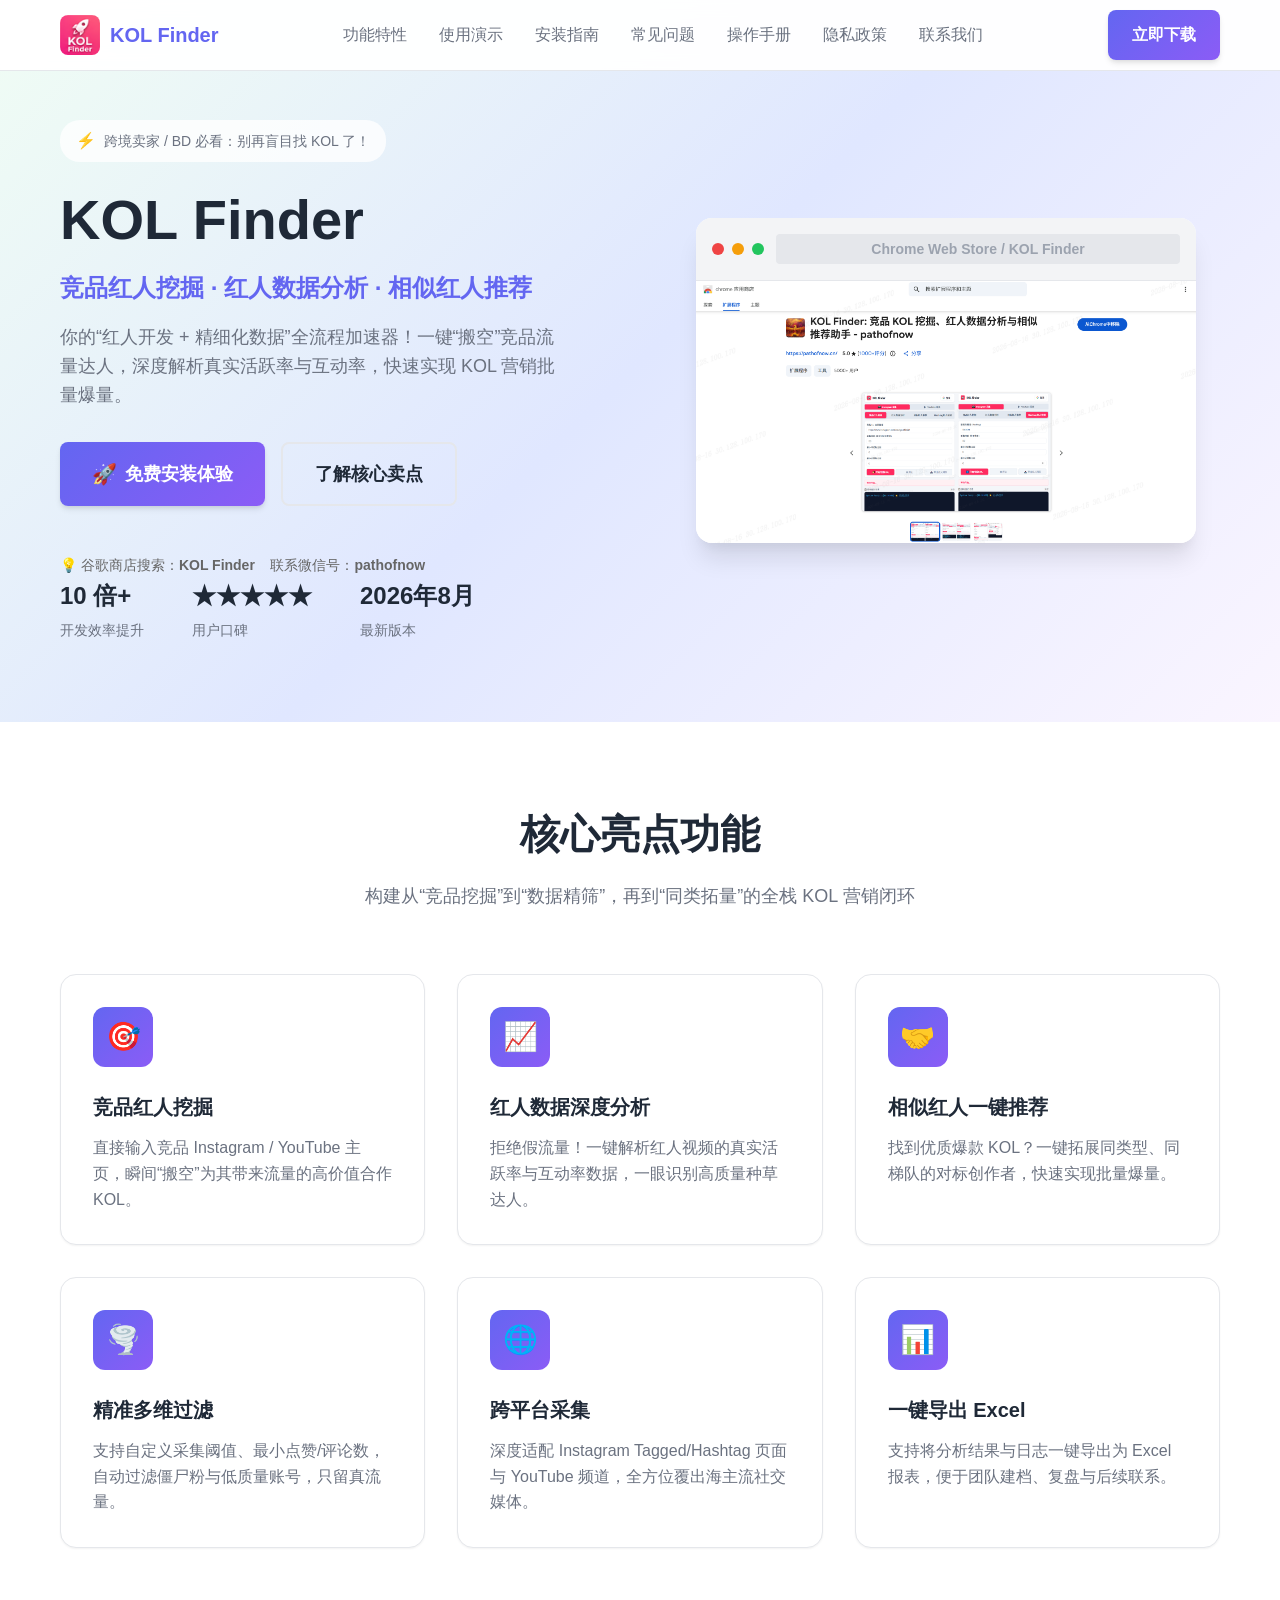
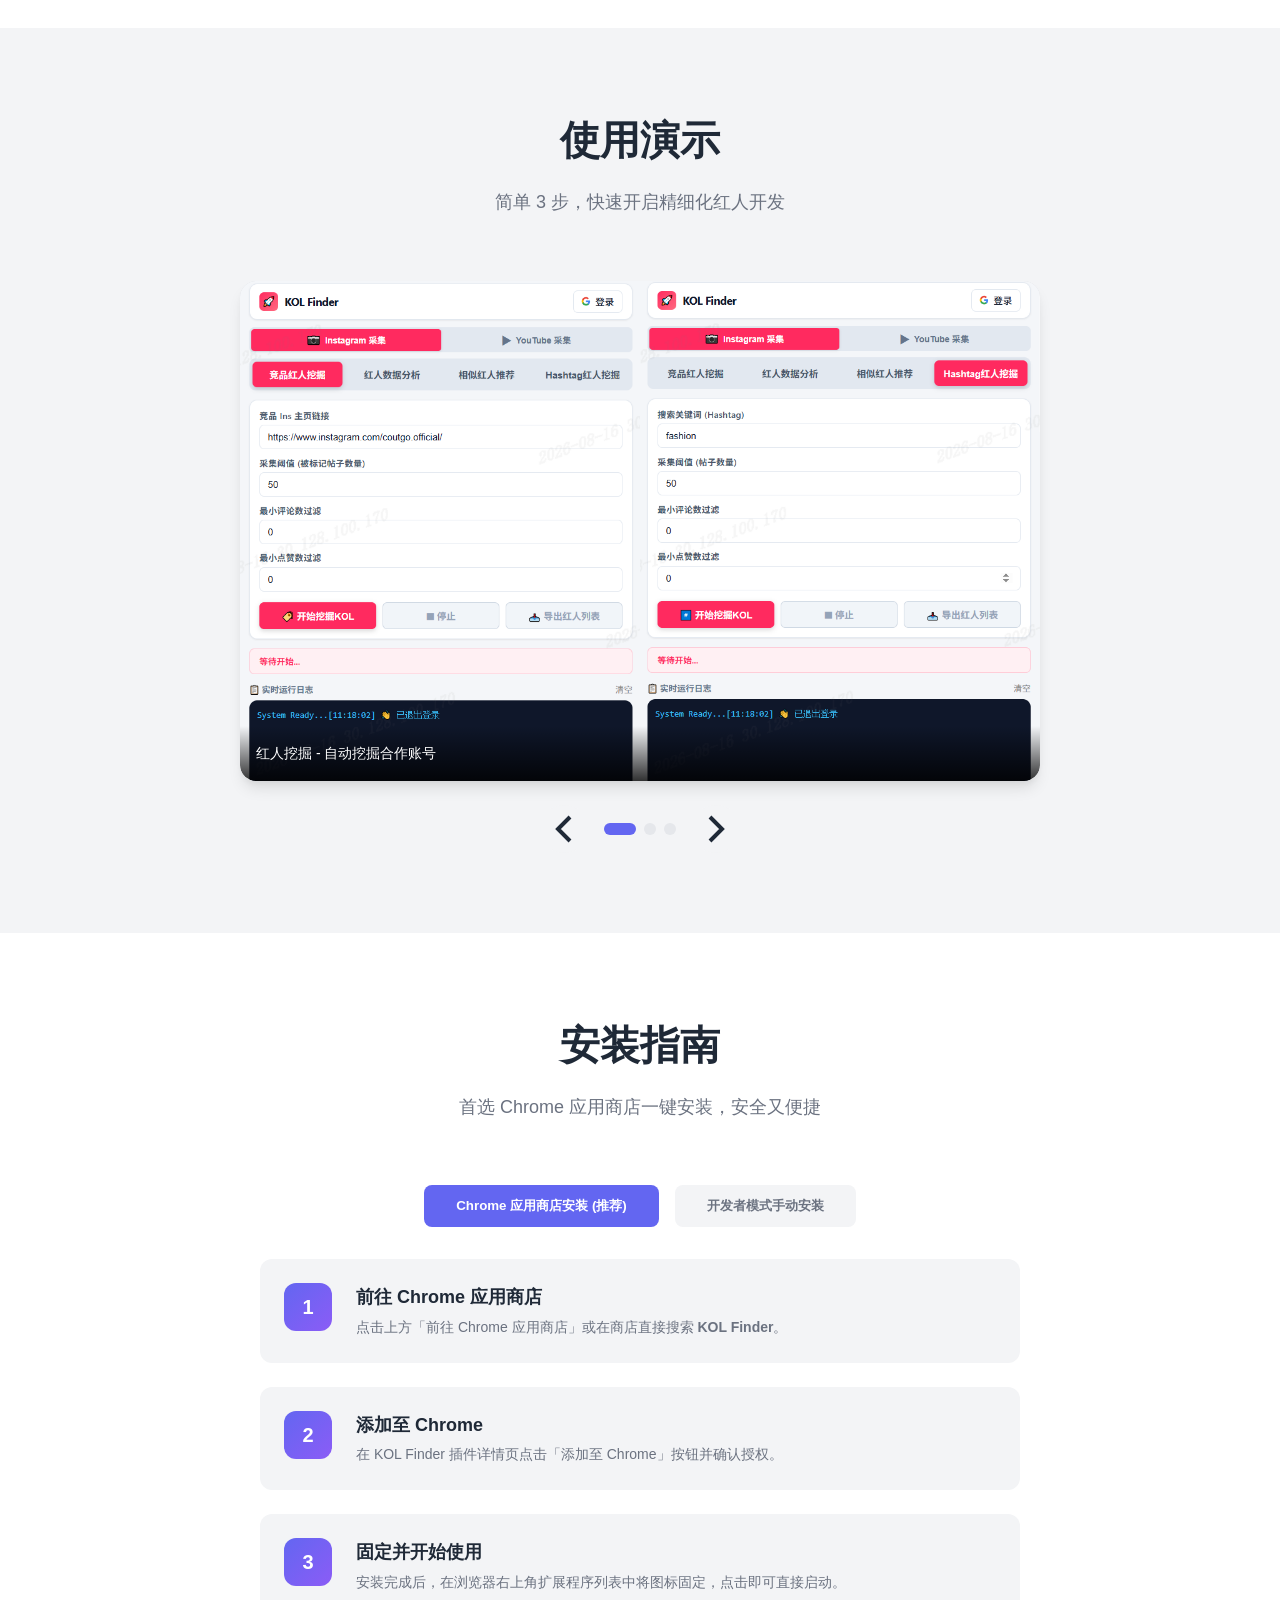
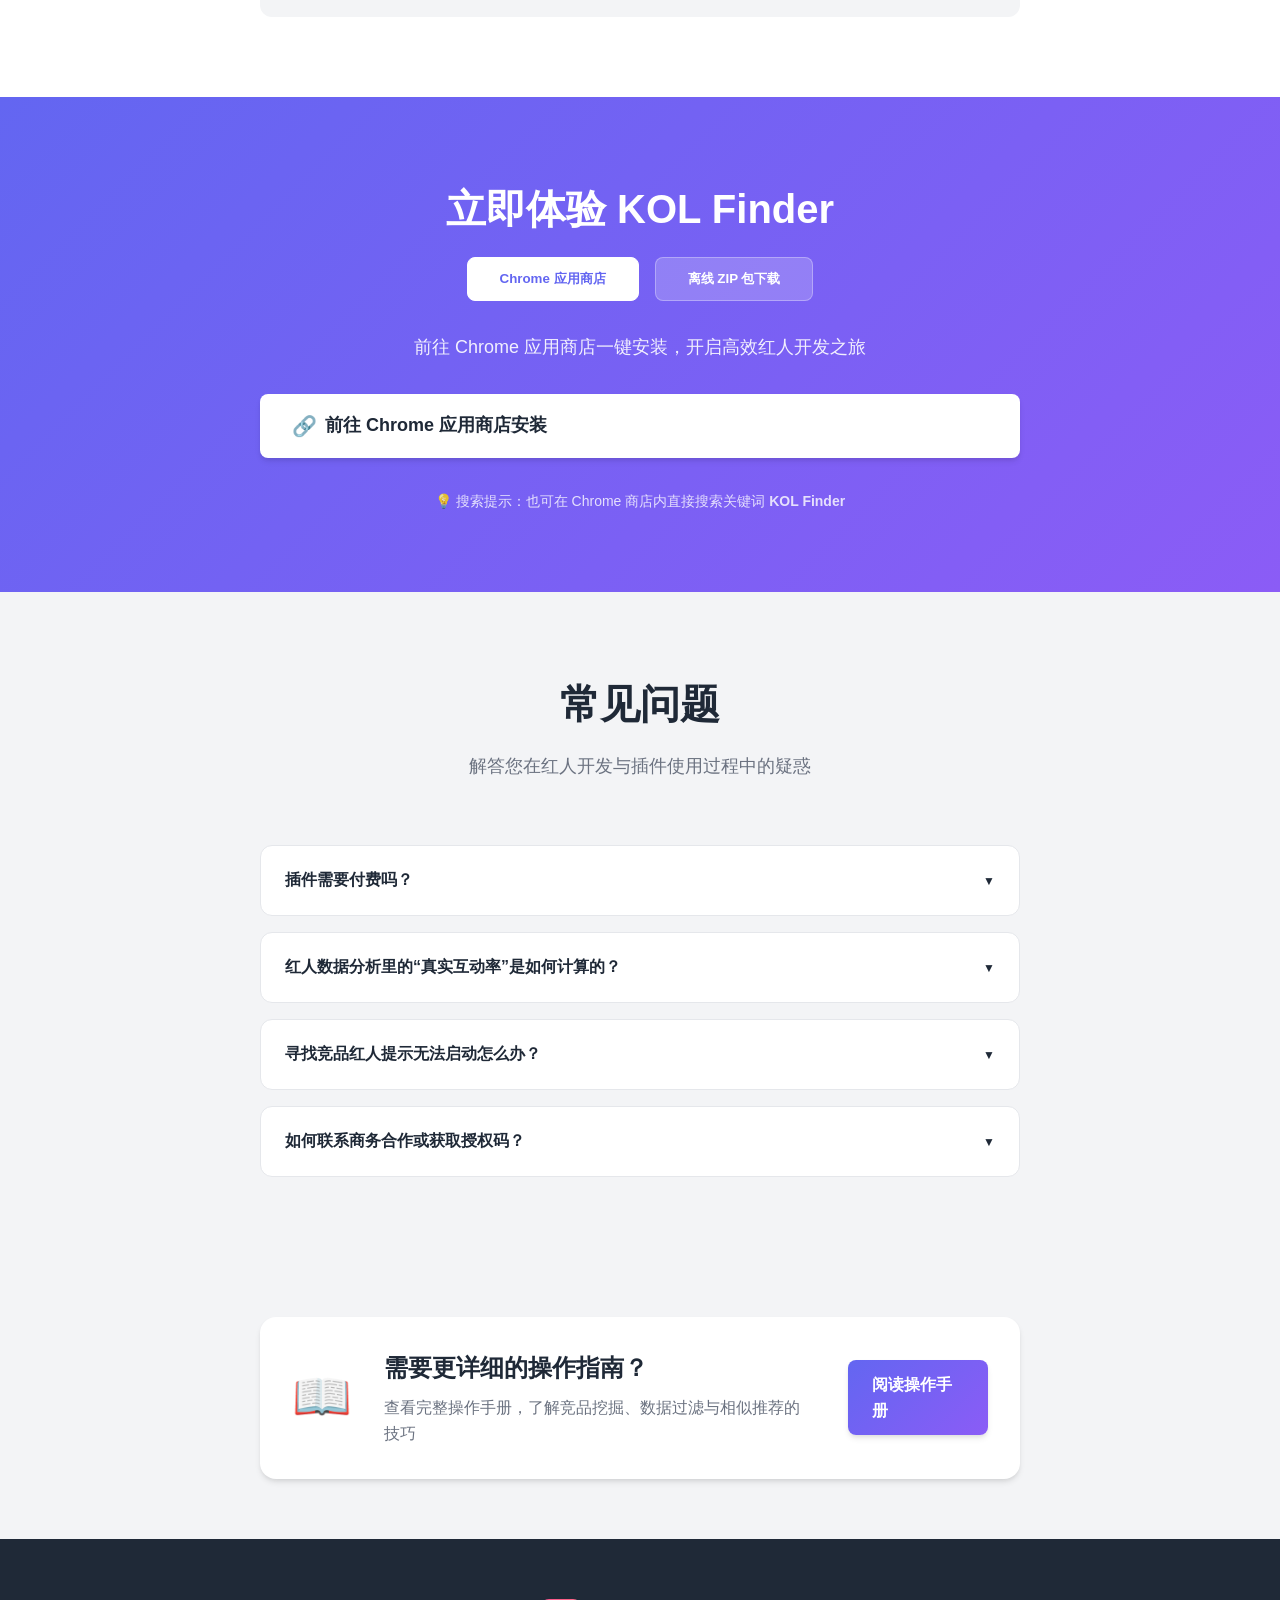
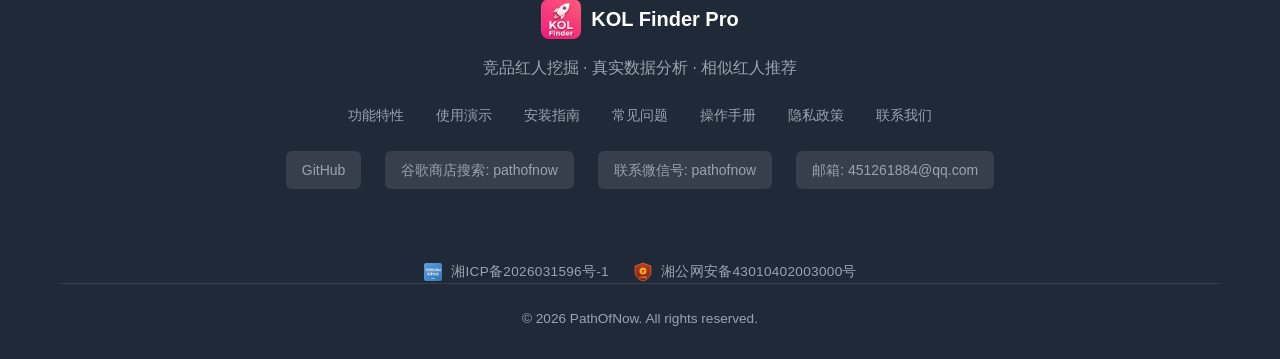
<file: docs/index.html>
<!DOCTYPE html>
<html lang="zh-CN">

<head>
    <meta charset="UTF-8">
    <meta name="viewport" content="width=device-width, initial-scale=1.0">
    <title>KOL Finder - 竞品红人挖掘与数据分析助手 | PathOfNow</title>
    <meta name="description" content="KOL Finder Pro 是一款专为跨境卖家与 BD 打造的谷歌浏览器插件，支持 Instagram 与 YouTube 竞品红人挖掘、真实互动率数据分析与相似红人一键推荐。">
    <link rel="stylesheet" href="css/style.css">
    <link rel="icon" type="image/png" href="assets/images/logo.png">
</head>

<body>
<!-- 顶部导航栏 -->
<nav class="navbar">
    <div class="nav-container">
        <div class="nav-logo">
            <img src="assets/images/logo.png" alt="Logo" class="logo-icon">
            <span class="logo-text">KOL Finder </span>
        </div>
        <ul class="nav-links">
            <li><a href="#features">功能特性</a></li>
            <li><a href="#demo">使用演示</a></li>
            <li><a href="#install">安装指南</a></li>
            <li><a href="#faq">常见问题</a></li>
            <li><a href="manual.html">操作手册</a></li>
            <li><a href="privacy.html" target="_blank">隐私政策</a></li>
            <li><a href="contact.html">联系我们</a></li>
        </ul>
        <div class="nav-actions">
            <a href="#download" class="btn btn-primary">立即下载</a>
            <div class="hamburger">
                <span></span>
                <span></span>
                <span></span>
            </div>
        </div>
    </div>
</nav>

<!-- 首屏 Hero 区域 -->
<section class="hero">
    <div class="hero-container">
        <div class="hero-content">
            <div class="hero-badge">
                <span class="badge-icon">⚡️</span>
                <span>跨境卖家 / BD 必看：别再盲目找 KOL 了！</span>
            </div>
            <h1 class="hero-title">KOL Finder </h1>
            <p class="hero-subtitle">竞品红人挖掘 · 红人数据分析 · 相似红人推荐</p>
            <p class="hero-description">
                你的“红人开发 + 精细化数据”全流程加速器！一键“搬空”竞品流量达人，深度解析真实活跃率与互动率，快速实现 KOL 营销批量爆量。
            </p>
            <div class="hero-actions">
                <a href="#download" class="btn btn-large btn-primary">
                    <span class="btn-icon">🚀</span>
                    免费安装体验
                </a>
                <a href="#features" class="btn btn-large btn-outline">
                    了解核心卖点
                </a>
            </div>

            <!-- 联系与搜索引导 -->
            <div class="hero-contact-tip" style="margin-top: 15px; font-size: 14px; color: #666;">
                💡 谷歌商店搜索：<strong>KOL Finder
            </strong> &nbsp;&nbsp; 联系微信号：<strong>pathofnow</strong>
            </div>

            <div class="hero-stats">
                <div class="stat-item">
                    <span class="stat-value">10 倍+</span>
                    <span class="stat-label">开发效率提升</span>
                </div>
                <div class="stat-item">
                    <span class="stat-value">★★★★★</span>
                    <span class="stat-label">用户口碑</span>
                </div>
                <div class="stat-item">
                    <span class="stat-value">2026年8月</span>
                    <span class="stat-label">最新版本</span>
                </div>
            </div>
        </div>

        <div class="hero-visual">
            <div class="browser-mockup">
                <div class="browser-header">
                    <div class="browser-dots">
                        <span class="dot dot-red"></span>
                        <span class="dot dot-yellow"></span>
                        <span class="dot dot-green"></span>
                    </div>
                    <div class="browser-url"><b>Chrome Web Store / KOL Finder</b> </div>
                </div>
                <div class="browser-content">
                    <!-- 这里可使用我们之前生成的宣传海报或你的插件截图 -->
                    <img src="assets/images/plugin.png" alt="KOL Finder 核心界面" class="screenshot">
                </div>
            </div>
        </div>
    </div>
</section>

<!-- 核心功能板块 -->
<section class="features" id="features">
    <div class="features-container">
        <div class="section-header">
            <h2 class="section-title">核心亮点功能</h2>
            <p class="section-subtitle">构建从“竞品挖掘”到“数据精筛”，再到“同类拓量”的全栈 KOL 营销闭环</p>
        </div>
        <div class="features-grid">
            <div class="feature-card">
                <div class="feature-icon">
                    <span>🎯</span>
                </div>
                <h3 class="feature-title">竞品红人挖掘</h3>
                <p class="feature-description">直接输入竞品 Instagram / YouTube 主页，瞬间“搬空”为其带来流量的高价值合作 KOL。</p>
            </div>
            <div class="feature-card">
                <div class="feature-icon">
                    <span>📈</span>
                </div>
                <h3 class="feature-title">红人数据深度分析</h3>
                <p class="feature-description">拒绝假流量！一键解析红人视频的真实活跃率与互动率数据，一眼识别高质量种草达人。</p>
            </div>
            <div class="feature-card">
                <div class="feature-icon">
                    <span>🤝</span>
                </div>
                <h3 class="feature-title">相似红人一键推荐</h3>
                <p class="feature-description">找到优质爆款 KOL？一键拓展同类型、同梯队的对标创作者，快速实现批量爆量。</p>
            </div>
            <div class="feature-card">
                <div class="feature-icon">
                    <span>🌪️</span>
                </div>
                <h3 class="feature-title">精准多维过滤</h3>
                <p class="feature-description">支持自定义采集阈值、最小点赞/评论数，自动过滤僵尸粉与低质量账号，只留真流量。</p>
            </div>
            <div class="feature-card">
                <div class="feature-icon">
                    <span>🌐</span>
                </div>
                <h3 class="feature-title">跨平台采集</h3>
                <p class="feature-description">深度适配 Instagram Tagged/Hashtag 页面与 YouTube 频道，全方位覆出海主流社交媒体。</p>
            </div>
            <div class="feature-card">
                <div class="feature-icon">
                    <span>📊</span>
                </div>
                <h3 class="feature-title">一键导出 Excel</h3>
                <p class="feature-description">支持将分析结果与日志一键导出为 Excel 报表，便于团队建档、复盘与后续联系。</p>
            </div>
        </div>
    </div>
</section>

<!-- 使用演示 -->
<section class="demo" id="demo">
    <div class="demo-container">
        <div class="section-header">
            <h2 class="section-title">使用演示</h2>
            <p class="section-subtitle">简单 3 步，快速开启精细化红人开发</p>
        </div>
        <div class="demo-content">
            <div class="demo-carousel">
                <div class="carousel-container">
                    <div class="carousel-track">
                        <div class="carousel-slide" data-index="0">
                            <img src="assets/images/m1.png" alt="红人挖掘">
                            <div class="slide-caption">红人挖掘 - 自动挖掘合作账号</div>
                        </div>
                        <div class="carousel-slide" data-index="1">
                            <img src="assets/images/m2.png" alt="相似推荐与画像">
                            <div class="slide-caption">数据深度分析 - 查看真实活跃率、互动率与粉丝画像</div>
                        </div>
                        <div class="carousel-slide" data-index="2">
                            <img src="assets/images/m3.png" alt="相似红人推荐">
                            <div class="slide-caption">相似红人推荐 - 快速拓展对标高转化创作者</div>
                        </div>
                    </div>
                </div>
                <div class="carousel-controls">
                    <button class="carousel-prev" aria-label="上一张">
                        <svg viewBox="0 0 24 24" fill="none" stroke="currentColor" stroke-width="2">
                            <path d="M15 18l-6-6 6-6" />
                        </svg>
                    </button>
                    <div class="carousel-indicators">
                        <button class="indicator active" data-index="0"></button>
                        <button class="indicator" data-index="1"></button>
                        <button class="indicator" data-index="2"></button>
                    </div>
                    <button class="carousel-next" aria-label="下一张">
                        <svg viewBox="0 0 24 24" fill="none" stroke="currentColor" stroke-width="2">
                            <path d="M9 18l6-6-6-6" />
                        </svg>
                    </button>
                </div>
            </div>
        </div>
    </div>
</section>

<!-- 安装指南 -->
<section class="install" id="install">
    <div class="install-container">
        <div class="section-header">
            <h2 class="section-title">安装指南</h2>
            <p class="section-subtitle">首选 Chrome 应用商店一键安装，安全又便捷</p>
        </div>
        <div class="install-tabs">
            <button class="tab-btn active" data-tab="chrome">Chrome 应用商店安装 (推荐)</button>
            <button class="tab-btn" data-tab="manual">开发者模式手动安装</button>
        </div>
        <div class="tab-content active" id="chrome">
            <div class="install-steps">
                <div class="install-step">
                    <div class="install-step-icon">1</div>
                    <div class="install-step-content">
                        <h4>前往 Chrome 应用商店</h4>
                        <p>点击上方「前往 Chrome 应用商店」或在商店直接搜索 <strong>KOL Finder</strong>。</p>
                    </div>
                </div>
                <div class="install-step">
                    <div class="install-step-icon">2</div>
                    <div class="install-step-content">
                        <h4>添加至 Chrome</h4>
                        <p>在 KOL Finder 插件详情页点击「添加至 Chrome」按钮并确认授权。</p>
                    </div>
                </div>
                <div class="install-step">
                    <div class="install-step-icon">3</div>
                    <div class="install-step-content">
                        <h4>固定并开始使用</h4>
                        <p>安装完成后，在浏览器右上角扩展程序列表中将图标固定，点击即可直接启动。</p>
                    </div>
                </div>
            </div>
        </div>
        <div class="tab-content" id="manual">
            <div class="install-steps">
                <div class="install-step">
                    <div class="install-step-icon">1</div>
                    <div class="install-step-content">
                        <h4>下载插件 ZIP 包</h4>
                        <p>点击下方“下载 ZIP 包”按钮获取最新的插件安装文件。</p>
                    </div>
                </div>
                <div class="install-step">
                    <div class="install-step-icon">2</div>
                    <div class="install-step-content">
                        <h4>解压文件</h4>
                        <p>解压下载的 ZIP 压缩包至本地任意指定文件夹。</p>
                    </div>
                </div>
                <div class="install-step">
                    <div class="install-step-icon">3</div>
                    <div class="install-step-content">
                        <h4>打开开发者模式</h4>
                        <p>在 Chrome 地址栏输入 <code>chrome://extensions</code> 并开启右上角的「开发者模式」。</p>
                    </div>
                </div>
                <div class="install-step">
                    <div class="install-step-icon">4</div>
                    <div class="install-step-content">
                        <h4>加载已解压的扩展程序</h4>
                        <p>点击「加载已解压的扩展程序」，选择刚才解压的文件夹即可完成安装。</p>
                    </div>
                </div>
            </div>
        </div>
    </div>
</section>

<!-- 下载区域 -->
<section class="download" id="download">
    <div class="download-container">
        <div class="download-content">
            <h2 class="download-title">立即体验 KOL Finder </h2>
            <div class="install-tabs download-tabs">
                <button class="tab-btn active" data-tab="chrome-store">Chrome 应用商店</button>
                <button class="tab-btn" data-tab="download-zip">离线 ZIP 包下载</button>
            </div>
            <div class="tab-content download-tab-content active" id="chrome-store">
                <p class="download-description">前往 Chrome 应用商店一键安装，开启高效红人开发之旅</p>
                <div class="download-buttons">
                    <a href="https://chromewebstore.google.com/search/pathofnow?hl=zh-CN" class="btn btn-large btn-primary btn-chrome" target="_blank">
                        <span class="btn-icon">🔗</span>
                        前往 Chrome 应用商店安装
                    </a>
                </div>
                <p class="download-note">💡 搜索提示：也可在 Chrome 商店内直接搜索关键词 <strong>KOL Finder</strong></p>
            </div>
            <div class="tab-content download-tab-content" id="download-zip">
                <p class="download-description">离线压缩包下载，适合无法访问 Chrome 商店的用户</p>
                <div class="download-buttons">
                    <a href="https://github.com/PathOfNow/Influencer-Analysis-chrome-extension/releases/latest/download/release.zip"
                       class="btn btn-large btn-primary btn-zip" target="_blank">
                        <span class="btn-icon">📦</span>
                        下载 release.zip 包
                    </a>
                </div>
                <p class="download-note">💡 提示：支持 Chrome、Edge 等所有 Chromium 内核浏览器</p>
            </div>
        </div>
    </div>
</section>

<!-- 常见问题 -->
<section class="faq" id="faq">
    <div class="faq-container">
        <div class="section-header">
            <h2 class="section-title">常见问题</h2>
            <p class="section-subtitle">解答您在红人开发与插件使用过程中的疑惑</p>
        </div>
        <div class="faq-list">
            <div class="faq-item">
                <button class="faq-question">
                    <span>插件需要付费吗？</span>
                    <span class="faq-icon">▼</span>
                </button>
                <div class="faq-answer">
                    <p>插件免费下载安装，首次登录后享有免费试用额度。试用结束后可联系客服购买授权码继续解锁高级功能。</p>
                </div>
            </div>
            <div class="faq-item">
                <button class="faq-question">
                    <span>红人数据分析里的“真实互动率”是如何计算的？</span>
                    <span class="faq-icon">▼</span>
                </button>
                <div class="faq-answer">
                    <p>KOL Finder Pro 会抓取该红人近期发布的视频/帖子的实际点赞数、评论数及播放数，通过算法剔除异常抖动，计算出最接近真实种草能力的互动率与活跃率。</p>
                </div>
            </div>
            <div class="faq-item">
                <button class="faq-question">
                    <span>寻找竞品红人提示无法启动怎么办？</span>
                    <span class="faq-icon">▼</span>
                </button>
                <div class="faq-answer">
                    <p>请确保您已登录 Instagram / YouTube 账号，并且当前页面处于竞品的被标记页面（例如 URL 中包含 <code>/tagged/</code>）。如遇到阻碍，刷新页面重新尝试即可。</p>
                </div>
            </div>
            <div class="faq-item">
                <button class="faq-question">
                    <span>如何联系商务合作或获取授权码？</span>
                    <span class="faq-icon">▼</span>
                </button>
                <div class="faq-answer">
                    <p>您可以直接添加微信号 <strong>pathofnow</strong> 咨询，或通过邮箱 451261884@qq.com 联系我们。</p>
                </div>
            </div>
        </div>
    </div>
</section>

<!-- 操作手册跳转卡片 -->
<section class="manual-link">
    <div class="manual-link-container">
        <div class="manual-link-content">
            <div class="manual-link-icon">📖</div>
            <div class="manual-link-text">
                <h3>需要更详细的操作指南？</h3>
                <p>查看完整操作手册，了解竞品挖掘、数据过滤与相似推荐的技巧</p>
            </div>
            <a href="manual.html" class="btn btn-primary">阅读操作手册</a>
        </div>
    </div>
</section>

<!-- 页脚 -->
<footer class="footer">
    <div class="footer-container">
        <div class="footer-content">
            <div class="footer-logo">
                <img src="assets/images/logo.png" alt="Logo" class="logo-icon">
                <span class="logo-text">KOL Finder Pro</span>
            </div>
            <p class="footer-description">竞品红人挖掘 · 真实数据分析 · 相似红人推荐</p>
            <div class="footer-links">
                <a href="#features">功能特性</a>
                <a href="#demo">使用演示</a>
                <a href="#install">安装指南</a>
                <a href="#faq">常见问题</a>
                <a href="manual.html">操作手册</a>
                <a href="privacy.html" target="_blank">隐私政策</a>
                <a href="contact.html">联系我们</a>
            </div>
            <div class="footer-social">
                <a href="https://github.com/PathOfNow/Influencer-Analysis-chrome-extension" target="_blank" class="social-icon">GitHub</a>
                <span class="social-icon">谷歌商店搜索: pathofnow</span>
                <span class="social-icon">联系微信号: pathofnow</span>
                <span class="social-icon">邮箱: 451261884@qq.com</span>
            </div>
        </div>
        <div class="footer-record">
            <a href="https://beian.miit.gov.cn/" target="_blank" rel="noopener" class="footer-record-item">
                <span class="footer-record-icon"><img src="assets/images/icp-badge.svg" alt="ICP备案"></span>
                <span class="footer-record-number">湘ICP备2026031596号-1</span>
            </a>
            <a href="http://www.beian.gov.cn/portal/registerSystemInfo?recordcode=43010402003000" target="_blank" rel="noopener" class="footer-record-item">
                <span class="footer-record-icon"><img src="assets/images/mps-badge.svg" alt="公安备案"></span>
                <span class="footer-record-number">湘公网安备43010402003000号</span>
            </a>
        </div>
        <div class="footer-bottom">
            <p>© 2026 PathOfNow. All rights reserved.</p>
        </div>
    </div>
</footer>

<script src="js/main.js"></script>
</body>

</html>
</file>
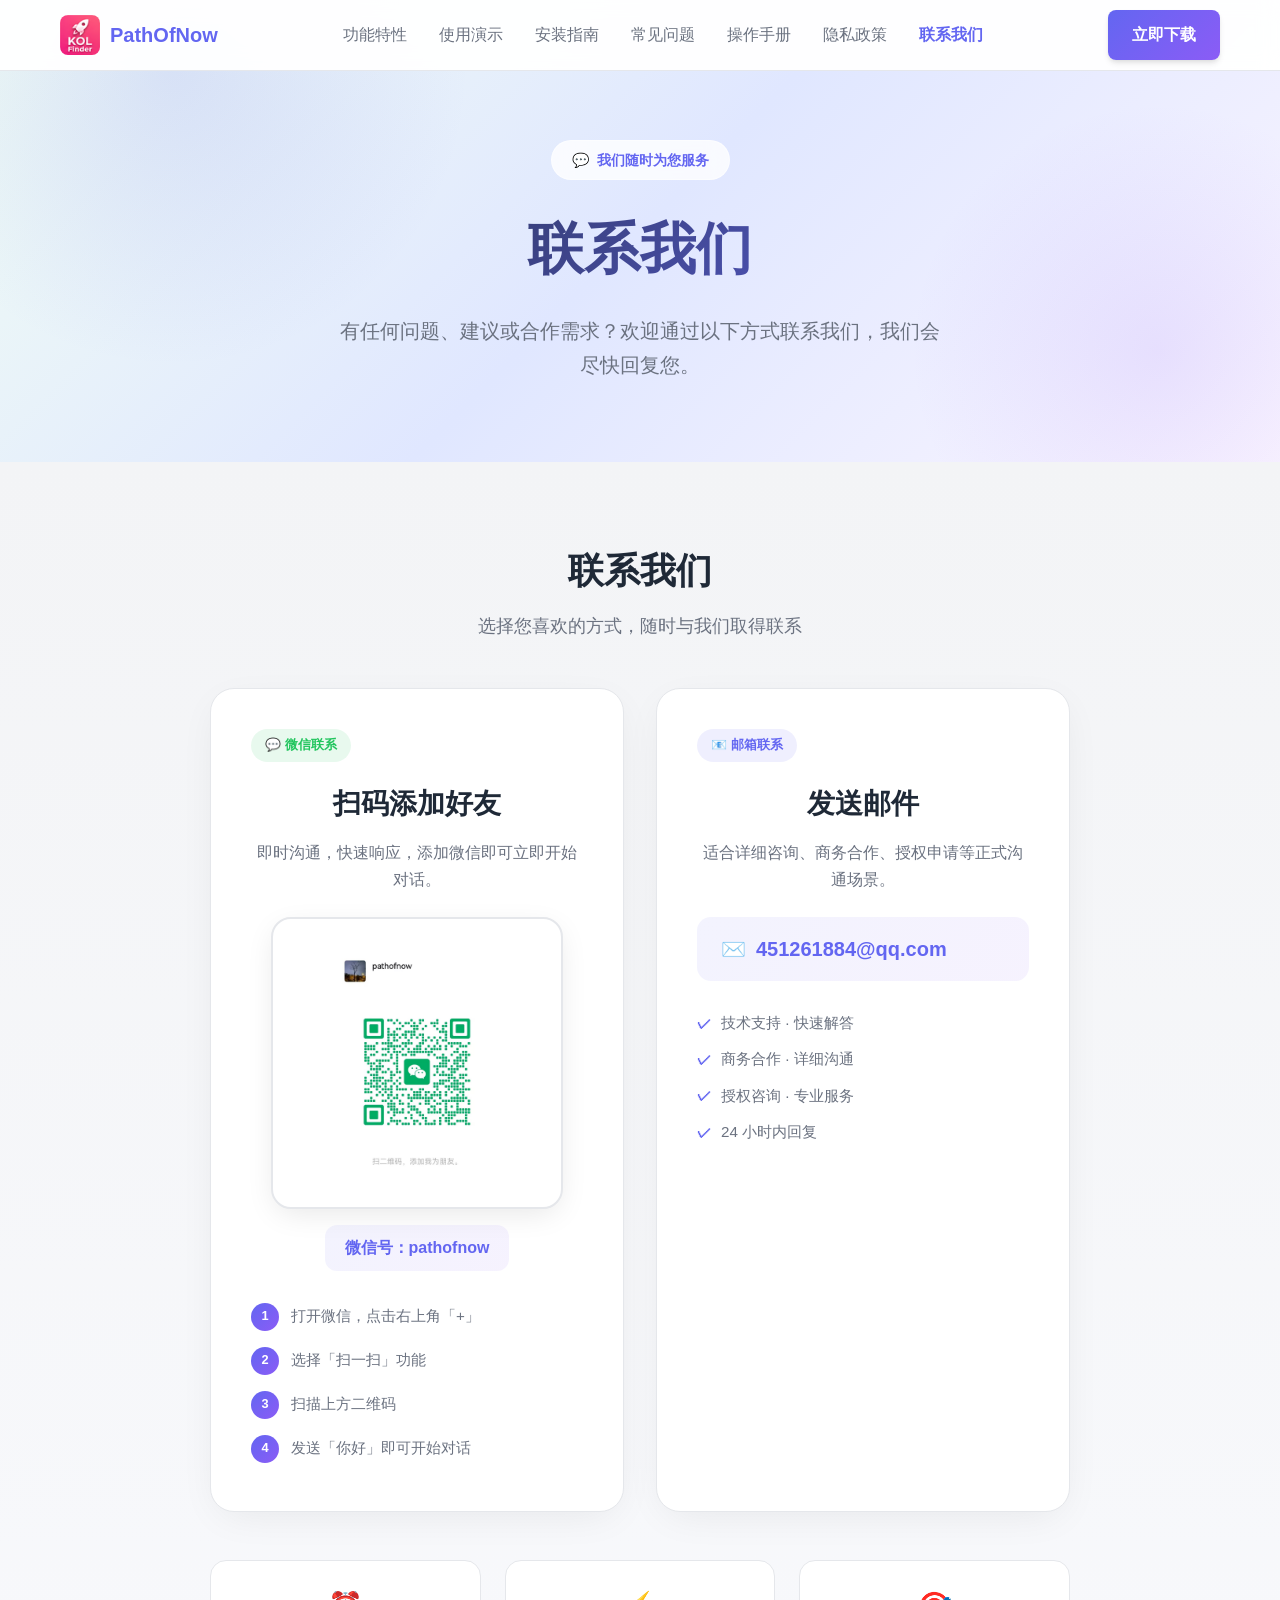
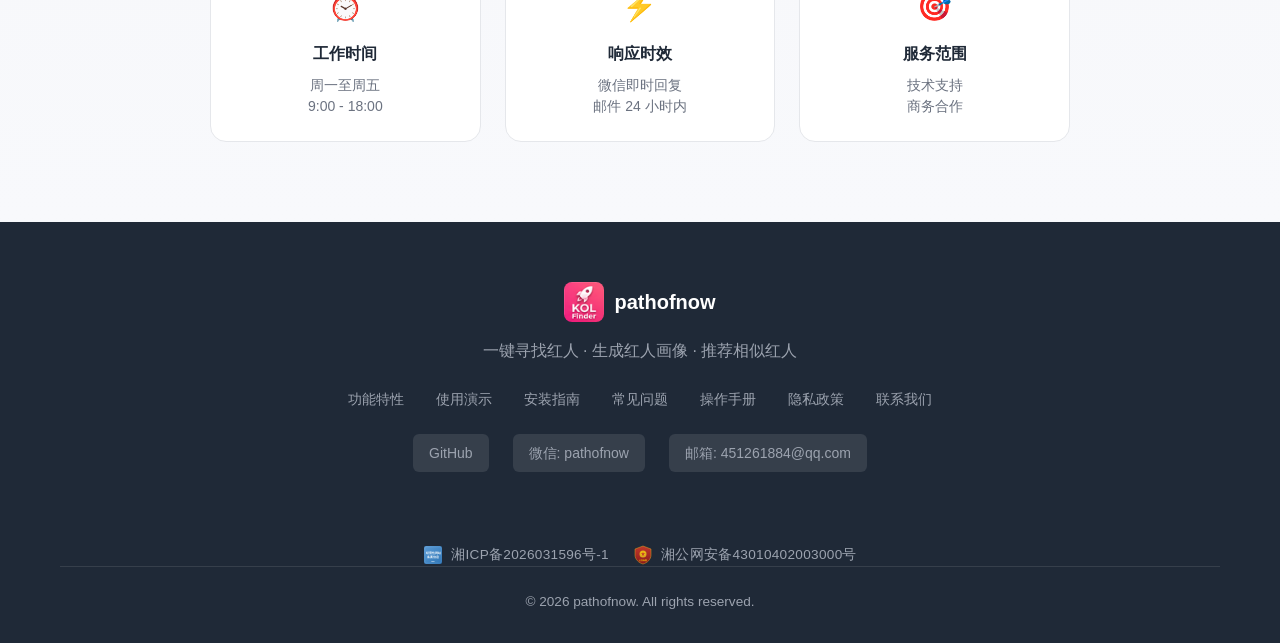
<file: docs/contact.html>
<!DOCTYPE html>
<html lang="zh-CN">

<head>
    <meta charset="UTF-8">
    <meta name="viewport" content="width=device-width, initial-scale=1.0">
    <title>联系我们 - PathOfNow</title>
    <meta name="description" content="联系 PathOfNow 团队，获取 Instagram 红人分析助手的技术支持和商务合作。">
    <link rel="stylesheet" href="css/style.css">
    <link rel="icon" type="image/png" href="assets/images/logo.png">
    <style>
        .contact-hero {
            padding: 140px 0 80px;
            background: linear-gradient(135deg, #f0fdf4 0%, #e0e7ff 50%, #faf5ff 100%);
            text-align: center;
            position: relative;
            overflow: hidden;
        }

        .contact-hero::before {
            content: '';
            position: absolute;
            top: -50%;
            left: -10%;
            width: 600px;
            height: 600px;
            background: radial-gradient(circle, rgba(99, 102, 241, 0.15) 0%, transparent 70%);
            border-radius: 50%;
        }

        .contact-hero::after {
            content: '';
            position: absolute;
            bottom: -30%;
            right: -10%;
            width: 500px;
            height: 500px;
            background: radial-gradient(circle, rgba(139, 92, 246, 0.12) 0%, transparent 70%);
            border-radius: 50%;
        }

        .contact-hero .container {
            position: relative;
            z-index: 1;
        }

        .contact-hero-badge {
            display: inline-flex;
            align-items: center;
            gap: 0.5rem;
            background: rgba(255, 255, 255, 0.8);
            padding: 0.5rem 1.25rem;
            border-radius: 20px;
            font-size: 0.875rem;
            color: var(--primary-color);
            font-weight: 600;
            margin-bottom: 1.5rem;
            backdrop-filter: blur(10px);
            border: 1px solid rgba(255, 255, 255, 0.5);
        }

        .contact-hero h1 {
            font-size: 3.5rem;
            font-weight: 800;
            color: var(--text-primary);
            margin-bottom: 1.25rem;
            background: linear-gradient(135deg, var(--text-primary) 0%, var(--primary-color) 100%);
            -webkit-background-clip: text;
            -webkit-text-fill-color: transparent;
            background-clip: text;
        }

        .contact-hero p {
            font-size: 1.25rem;
            color: var(--text-secondary);
            max-width: 600px;
            margin: 0 auto;
            line-height: 1.7;
        }

        .contact-section {
            padding: 80px 0;
            background: var(--bg-primary);
        }

        .contact-container {
            max-width: 1200px;
            margin: 0 auto;
            padding: 0 20px;
        }

        .contact-cards {
            display: grid;
            grid-template-columns: repeat(2, 1fr);
            gap: 2rem;
            margin-bottom: 3rem;
        }

        .contact-card {
            position: relative;
            background: var(--card-bg);
            padding: 3rem 2.5rem;
            border-radius: 20px;
            box-shadow: 0 4px 6px -1px rgba(0, 0, 0, 0.05), 0 2px 4px -1px rgba(0, 0, 0, 0.03);
            border: 1px solid var(--border-color);
            text-align: center;
            transition: all 0.4s cubic-bezier(0.4, 0, 0.2, 1);
            overflow: hidden;
        }

        .contact-card::before {
            content: '';
            position: absolute;
            top: 0;
            left: 0;
            right: 0;
            height: 4px;
            background: linear-gradient(90deg, var(--primary-color), var(--secondary-color));
            transform: scaleX(0);
            transform-origin: left;
            transition: transform 0.4s ease;
        }

        .contact-card:hover {
            transform: translateY(-8px);
            box-shadow: 0 20px 25px -5px rgba(0, 0, 0, 0.1), 0 10px 10px -5px rgba(0, 0, 0, 0.04);
            border-color: transparent;
        }

        .contact-card:hover::before {
            transform: scaleX(1);
        }

        .contact-card-icon {
            width: 90px;
            height: 90px;
            background: linear-gradient(135deg, var(--primary-color), var(--secondary-color));
            border-radius: 24px;
            display: flex;
            align-items: center;
            justify-content: center;
            margin: 0 auto 1.5rem;
            font-size: 2.25rem;
            box-shadow: 0 10px 20px -5px rgba(99, 102, 241, 0.4);
            transition: transform 0.3s ease;
        }

        .contact-card:hover .contact-card-icon {
            transform: scale(1.1) rotate(-5deg);
        }

        .contact-card h3 {
            font-size: 1.5rem;
            font-weight: 700;
            color: var(--text-primary);
            margin-bottom: 0.75rem;
        }

        .contact-card .card-subtitle {
            font-size: 0.95rem;
            color: var(--text-light);
            margin-bottom: 1.25rem;
        }

        .contact-card .email-value {
            display: inline-flex;
            align-items: center;
            gap: 0.5rem;
            color: var(--primary-color);
            text-decoration: none;
            font-weight: 700;
            font-size: 1.125rem;
            padding: 0.75rem 1.5rem;
            background: linear-gradient(135deg, rgba(99, 102, 241, 0.08), rgba(139, 92, 246, 0.08));
            border-radius: 12px;
            transition: all 0.3s;
            word-break: break-all;
        }

        .contact-card .email-value:hover {
            background: linear-gradient(135deg, rgba(99, 102, 241, 0.15), rgba(139, 92, 246, 0.15));
            transform: scale(1.02);
        }

        .qr-section {
            background: linear-gradient(180deg, var(--bg-secondary) 0%, #f8f9fc 100%);
            padding: 80px 0;
        }

        .qr-container {
            max-width: 900px;
            margin: 0 auto;
            padding: 0 20px;
            text-align: center;
        }

        .qr-section-header {
            margin-bottom: 3rem;
        }

        .qr-title {
            font-size: 2.25rem;
            font-weight: 800;
            color: var(--text-primary);
            margin-bottom: 0.75rem;
        }

        .qr-description {
            font-size: 1.125rem;
            color: var(--text-secondary);
        }

        .contact-grid {
            display: grid;
            grid-template-columns: 1fr 1fr;
            gap: 2rem;
            align-items: stretch;
        }

        .contact-method-card {
            background: white;
            padding: 2.5rem;
            border-radius: 24px;
            box-shadow: 0 10px 40px -10px rgba(0, 0, 0, 0.08);
            border: 1px solid var(--border-color);
            transition: all 0.4s ease;
            display: flex;
            flex-direction: column;
        }

        .contact-method-card:hover {
            box-shadow: 0 20px 50px -10px rgba(0, 0, 0, 0.12);
            transform: translateY(-4px);
        }

        .contact-method-card .card-badge {
            display: inline-flex;
            align-items: center;
            gap: 0.375rem;
            padding: 0.375rem 0.875rem;
            border-radius: 20px;
            font-size: 0.8rem;
            font-weight: 600;
            margin-bottom: 1.25rem;
            align-self: flex-start;
        }

        .card-badge.wechat {
            background: rgba(34, 197, 94, 0.1);
            color: #22c55e;
        }

        .card-badge.email {
            background: rgba(99, 102, 241, 0.1);
            color: var(--primary-color);
        }

        .contact-method-card h3 {
            font-size: 1.75rem;
            font-weight: 700;
            color: var(--text-primary);
            margin-bottom: 0.75rem;
        }

        .contact-method-card .card-desc {
            font-size: 1rem;
            color: var(--text-secondary);
            line-height: 1.7;
            margin-bottom: 1.5rem;
        }

        .qr-image-area {
            display: flex;
            flex-direction: column;
            align-items: center;
            gap: 1rem;
        }

        .qr-code-wrapper {
            background: white;
            padding: 1.5rem;
            border-radius: 20px;
            box-shadow: 0 8px 30px -5px rgba(0, 0, 0, 0.1);
            border: 2px solid var(--border-color);
            transition: box-shadow 0.3s;
        }

        .qr-code-wrapper:hover {
            box-shadow: 0 15px 40px -5px rgba(0, 0, 0, 0.15);
        }

        .qr-code-wrapper img {
            width: 240px;
            height: 240px;
            display: block;
            border-radius: 12px;
            object-fit: contain;
        }

        .qr-contact-id {
            font-size: 1rem;
            font-weight: 700;
            color: var(--primary-color);
            background: linear-gradient(135deg, rgba(99, 102, 241, 0.08), rgba(139, 92, 246, 0.08));
            padding: 0.625rem 1.25rem;
            border-radius: 12px;
            display: inline-block;
        }

        .qr-steps {
            list-style: none;
            padding: 0;
            margin: 0;
        }

        .qr-steps li {
            display: flex;
            align-items: center;
            gap: 0.75rem;
            padding: 0.5rem 0;
            color: var(--text-secondary);
            font-size: 0.95rem;
        }

        .qr-steps li .step-num {
            width: 28px;
            height: 28px;
            background: linear-gradient(135deg, var(--primary-color), var(--secondary-color));
            color: white;
            border-radius: 50%;
            display: flex;
            align-items: center;
            justify-content: center;
            font-size: 0.8rem;
            font-weight: 700;
            flex-shrink: 0;
        }

        .email-card-content {
            flex: 1;
            display: flex;
            flex-direction: column;
        }

        .email-value-lg {
            display: inline-flex;
            align-items: center;
            gap: 0.625rem;
            color: var(--primary-color);
            text-decoration: none;
            font-weight: 700;
            font-size: 1.25rem;
            padding: 1rem 1.5rem;
            background: linear-gradient(135deg, rgba(99, 102, 241, 0.08), rgba(139, 92, 246, 0.08));
            border-radius: 14px;
            transition: all 0.3s;
            word-break: break-all;
            margin-bottom: 1.5rem;
        }

        .email-value-lg:hover {
            background: linear-gradient(135deg, rgba(99, 102, 241, 0.15), rgba(139, 92, 246, 0.15));
            transform: scale(1.02);
        }

        .email-features {
            list-style: none;
            padding: 0;
            margin: 0;
        }

        .email-features li {
            display: flex;
            align-items: center;
            gap: 0.625rem;
            padding: 0.375rem 0;
            color: var(--text-secondary);
            font-size: 0.95rem;
        }

        .email-features li::before {
            content: '✓';
            color: var(--primary-color);
            font-weight: 700;
            font-size: 0.9rem;
        }

        .info-grid {
            display: grid;
            grid-template-columns: repeat(3, 1fr);
            gap: 1.5rem;
            margin-top: 3rem;
        }

        .info-item {
            text-align: center;
            padding: 1.5rem;
            background: white;
            border-radius: 16px;
            border: 1px solid var(--border-color);
            transition: all 0.3s;
        }

        .info-item:hover {
            box-shadow: var(--shadow-md);
            transform: translateY(-3px);
        }

        .info-item-icon {
            font-size: 1.75rem;
            margin-bottom: 0.75rem;
        }

        .info-item h4 {
            font-size: 1rem;
            font-weight: 700;
            color: var(--text-primary);
            margin-bottom: 0.5rem;
        }

        .info-item p {
            font-size: 0.875rem;
            color: var(--text-secondary);
            line-height: 1.5;
        }

        @media (max-width: 768px) {
            .contact-hero {
                padding: 120px 0 60px;
            }

            .contact-hero h1 {
                font-size: 2.25rem;
            }

            .contact-grid {
                grid-template-columns: 1fr;
            }

            .qr-code-wrapper img {
                width: 220px;
                height: 220px;
            }

            .info-grid {
                grid-template-columns: 1fr;
            }
        }
    </style>
</head>

<body>
    <nav class="navbar">
        <div class="nav-container">
            <div class="nav-logo">
                <img src="assets/images/logo.png" alt="Logo" class="logo-icon">
                <span class="logo-text">PathOfNow</span>
            </div>
            <ul class="nav-links">
                <li><a href="index.html#features">功能特性</a></li>
                <li><a href="index.html#demo">使用演示</a></li>
                <li><a href="index.html#install">安装指南</a></li>
                <li><a href="index.html#faq">常见问题</a></li>
                <li><a href="manual.html">操作手册</a></li>
                <li><a href="privacy.html" target="_blank">隐私政策</a></li>
                <li><a href="contact.html" style="color: var(--primary-color); font-weight: 600;">联系我们</a></li>
            </ul>
            <div class="nav-actions">
                <a href="index.html#download" class="btn btn-primary">立即下载</a>
                <div class="hamburger">
                    <span></span>
                    <span></span>
                    <span></span>
                </div>
            </div>
        </div>
    </nav>

    <section class="contact-hero">
        <div class="container">
            <div class="contact-hero-badge">
                <span>💬</span>
                <span>我们随时为您服务</span>
            </div>
            <h1>联系我们</h1>
            <p>有任何问题、建议或合作需求？欢迎通过以下方式联系我们，我们会尽快回复您。</p>
        </div>
    </section>

    <section class="qr-section">
        <div class="qr-container">
            <div class="qr-section-header">
                <h2 class="qr-title">联系我们</h2>
                <p class="qr-description">选择您喜欢的方式，随时与我们取得联系</p>
            </div>

            <div class="contact-grid">
                <div class="contact-method-card">
                    <div class="card-badge wechat">💬 微信联系</div>
                    <h3>扫码添加好友</h3>
                    <p class="card-desc">即时沟通，快速响应，添加微信即可立即开始对话。</p>
                    <div class="qr-image-area">
                        <div class="qr-code-wrapper">
                            <img src="assets/images/wechat-qr.png" alt="PathOfNow 微信二维码">
                        </div>
                        <div class="qr-contact-id">微信号：pathofnow</div>
                    </div>
                    <ul class="qr-steps" style="margin-top: 1.5rem;">
                        <li><span class="step-num">1</span> 打开微信，点击右上角「+」</li>
                        <li><span class="step-num">2</span> 选择「扫一扫」功能</li>
                        <li><span class="step-num">3</span> 扫描上方二维码</li>
                        <li><span class="step-num">4</span> 发送「你好」即可开始对话</li>
                    </ul>
                </div>

                <div class="contact-method-card">
                    <div class="card-badge email">📧 邮箱联系</div>
                    <h3>发送邮件</h3>
                    <p class="card-desc">适合详细咨询、商务合作、授权申请等正式沟通场景。</p>
                    <div class="email-card-content">
                        <a href="mailto:451261884@qq.com" class="email-value-lg">
                            <span>✉️</span>
                            <span>451261884@qq.com</span>
                        </a>
                        <ul class="email-features">
                            <li>技术支持 · 快速解答</li>
                            <li>商务合作 · 详细沟通</li>
                            <li>授权咨询 · 专业服务</li>
                            <li>24 小时内回复</li>
                        </ul>
                    </div>
                </div>
            </div>

            <div class="info-grid" style="max-width: 900px; margin-left: auto; margin-right: auto;">
                <div class="info-item">
                    <div class="info-item-icon">⏰</div>
                    <h4>工作时间</h4>
                    <p>周一至周五<br>9:00 - 18:00</p>
                </div>
                <div class="info-item">
                    <div class="info-item-icon">⚡</div>
                    <h4>响应时效</h4>
                    <p>微信即时回复<br>邮件 24 小时内</p>
                </div>
                <div class="info-item">
                    <div class="info-item-icon">🎯</div>
                    <h4>服务范围</h4>
                    <p>技术支持<br>商务合作</p>
                </div>
            </div>
        </div>
    </section>

    <footer class="footer">
        <div class="footer-container">
            <div class="footer-content">
                <div class="footer-logo">
                    <img src="assets/images/logo.png" alt="Logo" class="logo-icon">
                    <span class="logo-text">pathofnow</span>
                </div>
                <p class="footer-description">一键寻找红人 · 生成红人画像 · 推荐相似红人</p>
                <div class="footer-links">
                    <a href="index.html#features">功能特性</a>
                    <a href="index.html#demo">使用演示</a>
                    <a href="index.html#install">安装指南</a>
                    <a href="index.html#faq">常见问题</a>
                    <a href="manual.html">操作手册</a>
                    <a href="privacy.html" target="_blank">隐私政策</a>
                    <a href="contact.html">联系我们</a>
                </div>
                <div class="footer-social">
                    <a href="https://github.com/PathOfNow/Influencer-Analysis-chrome-extension" target="_blank" class="social-icon">GitHub</a>
                    <span class="social-icon">微信: pathofnow</span>
                    <span class="social-icon">邮箱: 451261884@qq.com</span>
                </div>
            </div>
            <div class="footer-record">
                <a href="https://beian.miit.gov.cn/" target="_blank" rel="noopener" class="footer-record-item">
                    <span class="footer-record-icon"><img src="assets/images/icp-badge.svg" alt="ICP备案"></span>
                    <span class="footer-record-number">湘ICP备2026031596号-1</span>
                </a>
                <a href="http://www.beian.gov.cn/portal/registerSystemInfo?recordcode=43010402003000" target="_blank" rel="noopener" class="footer-record-item">
                    <span class="footer-record-icon"><img src="assets/images/mps-badge.svg" alt="公安备案"></span>
                    <span class="footer-record-number">湘公网安备43010402003000号</span>
                </a>
            </div>
            <div class="footer-bottom">
                <p>© 2026 pathofnow. All rights reserved.</p>
            </div>
        </div>
    </footer>

    <script src="js/main.js"></script>
</body>

</html>
</file>
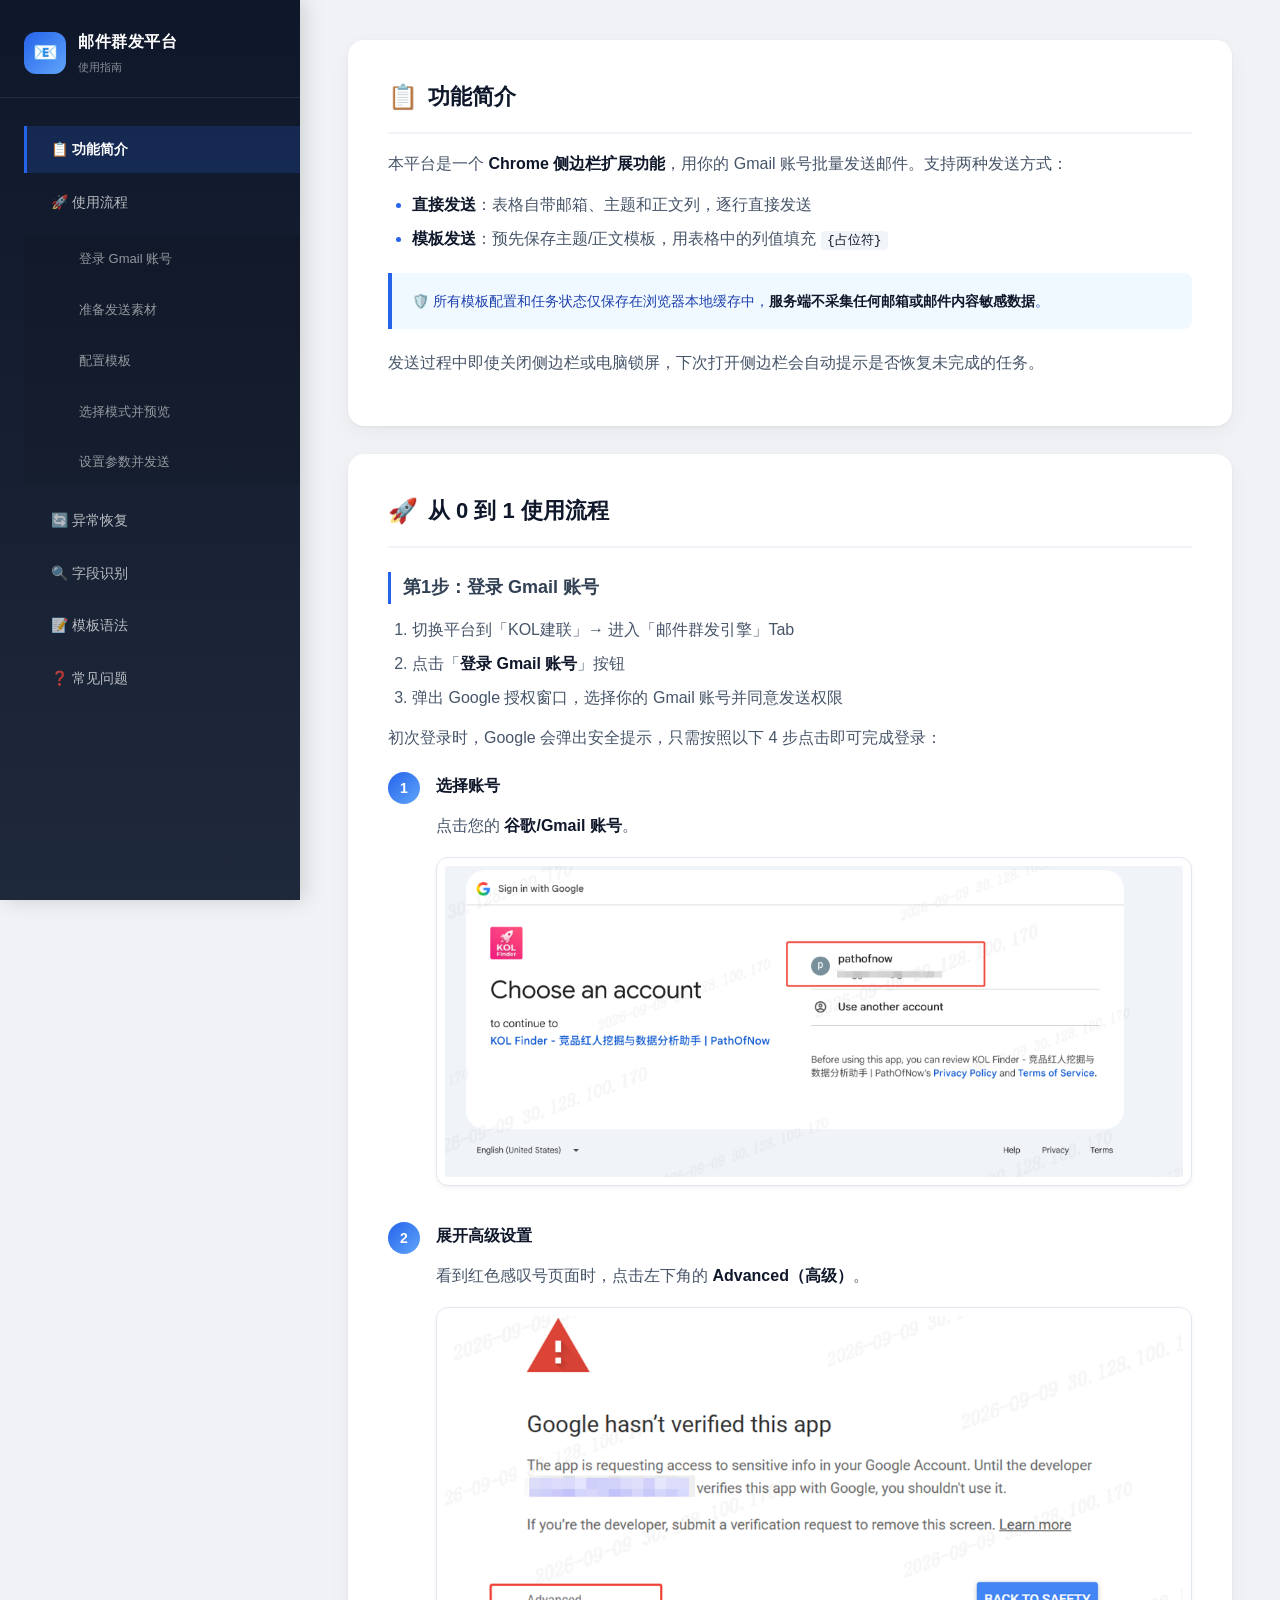
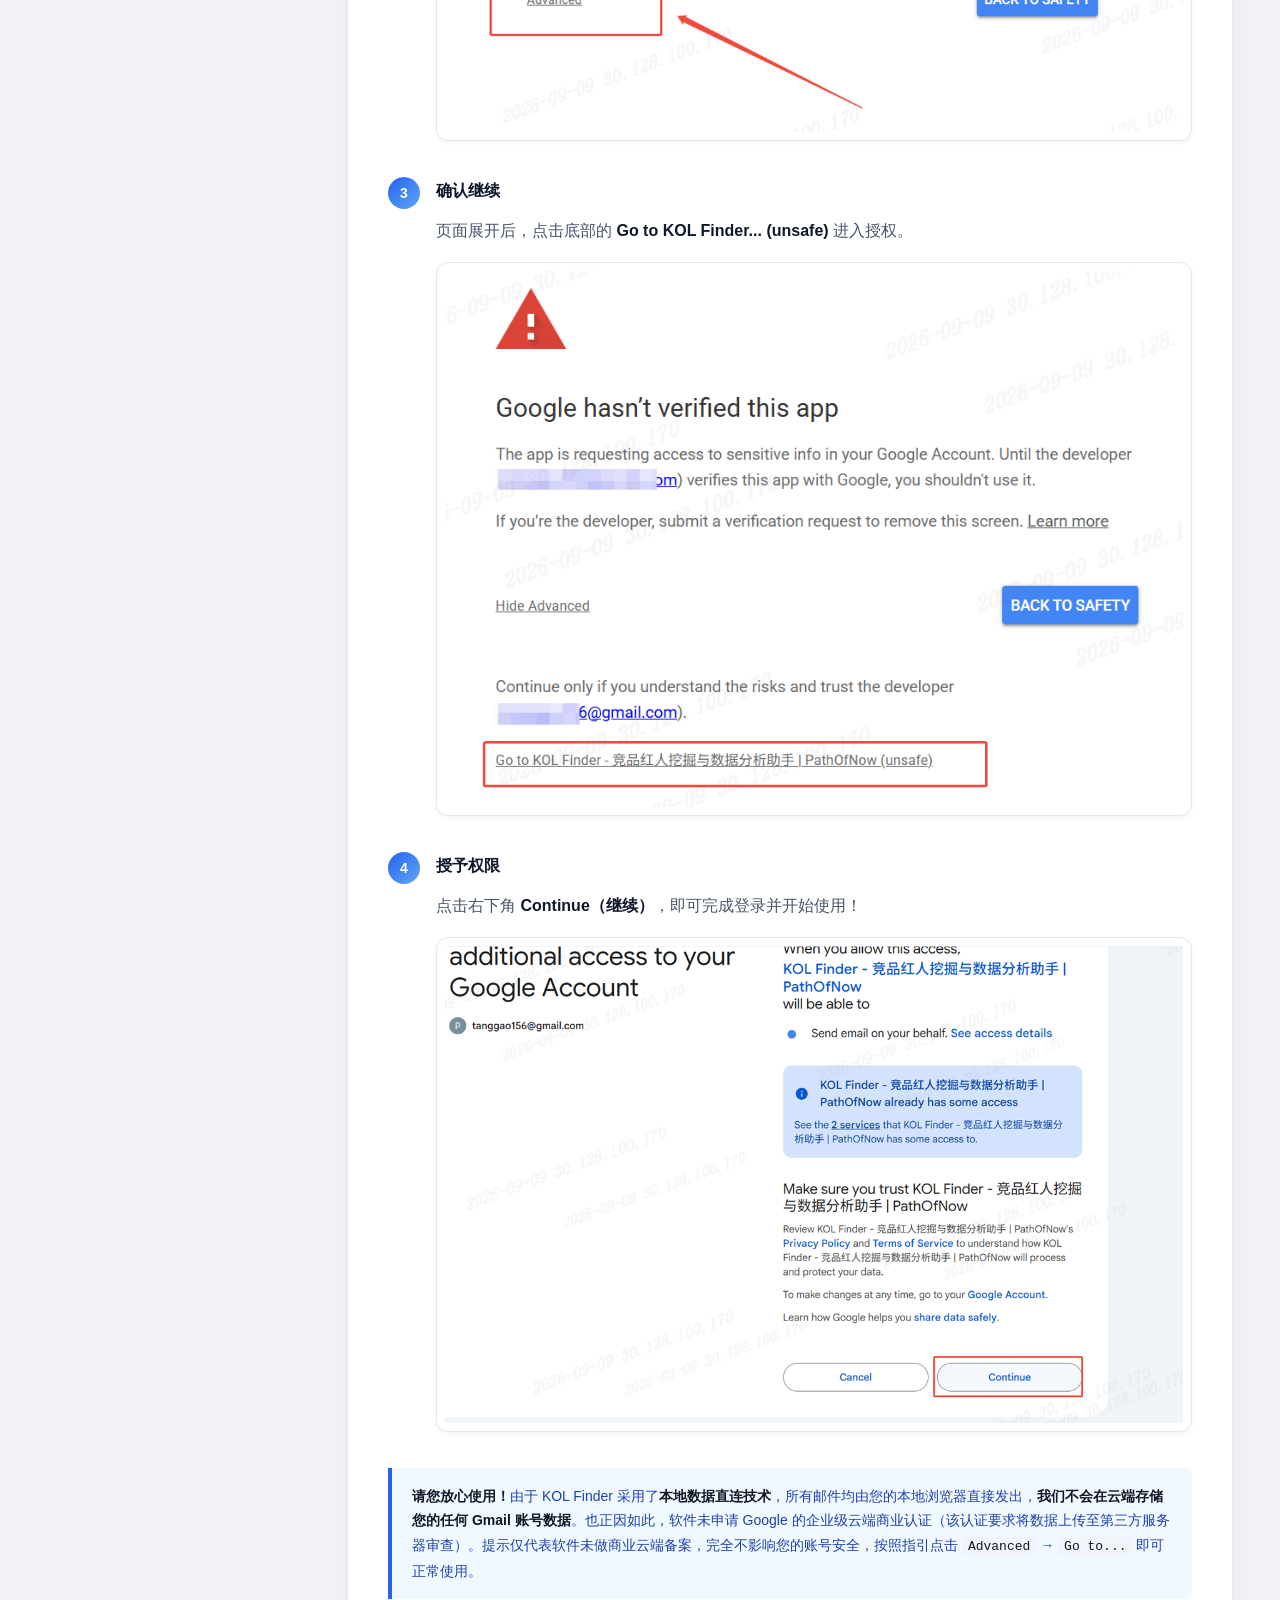
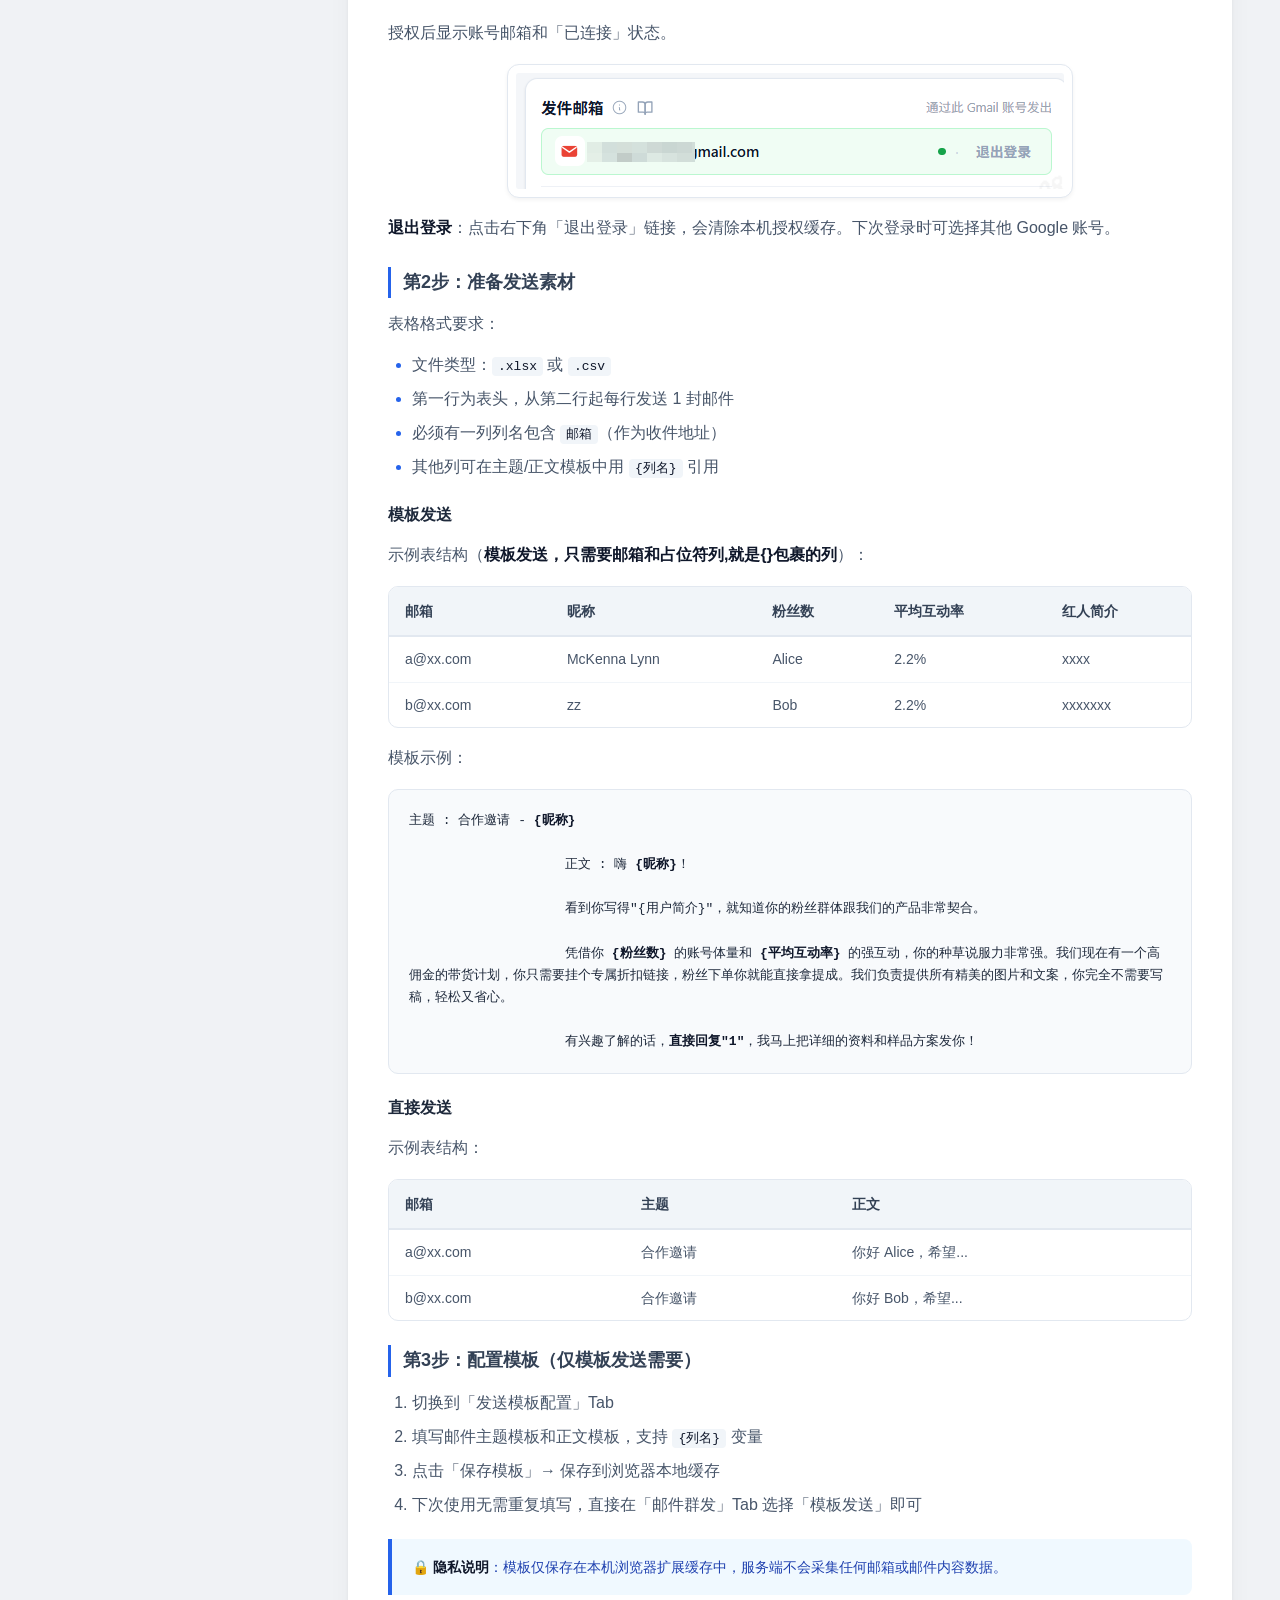
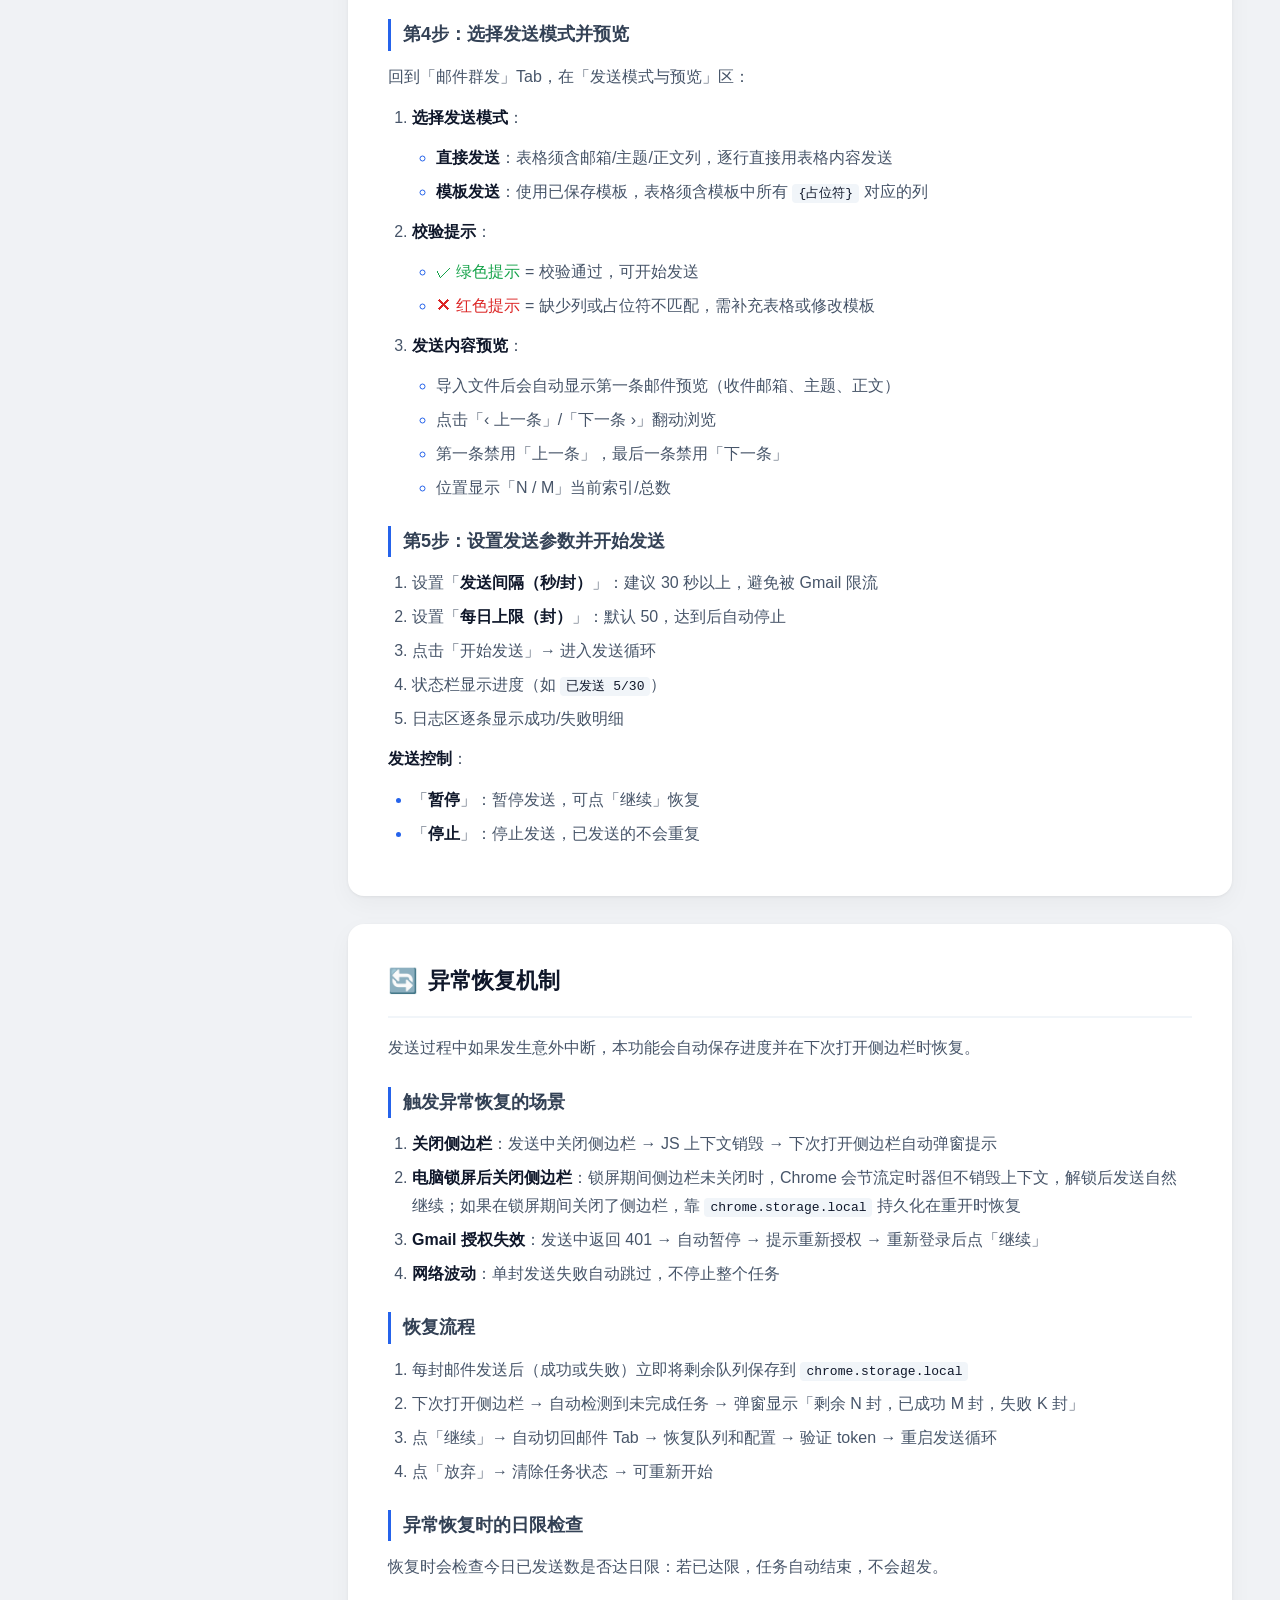
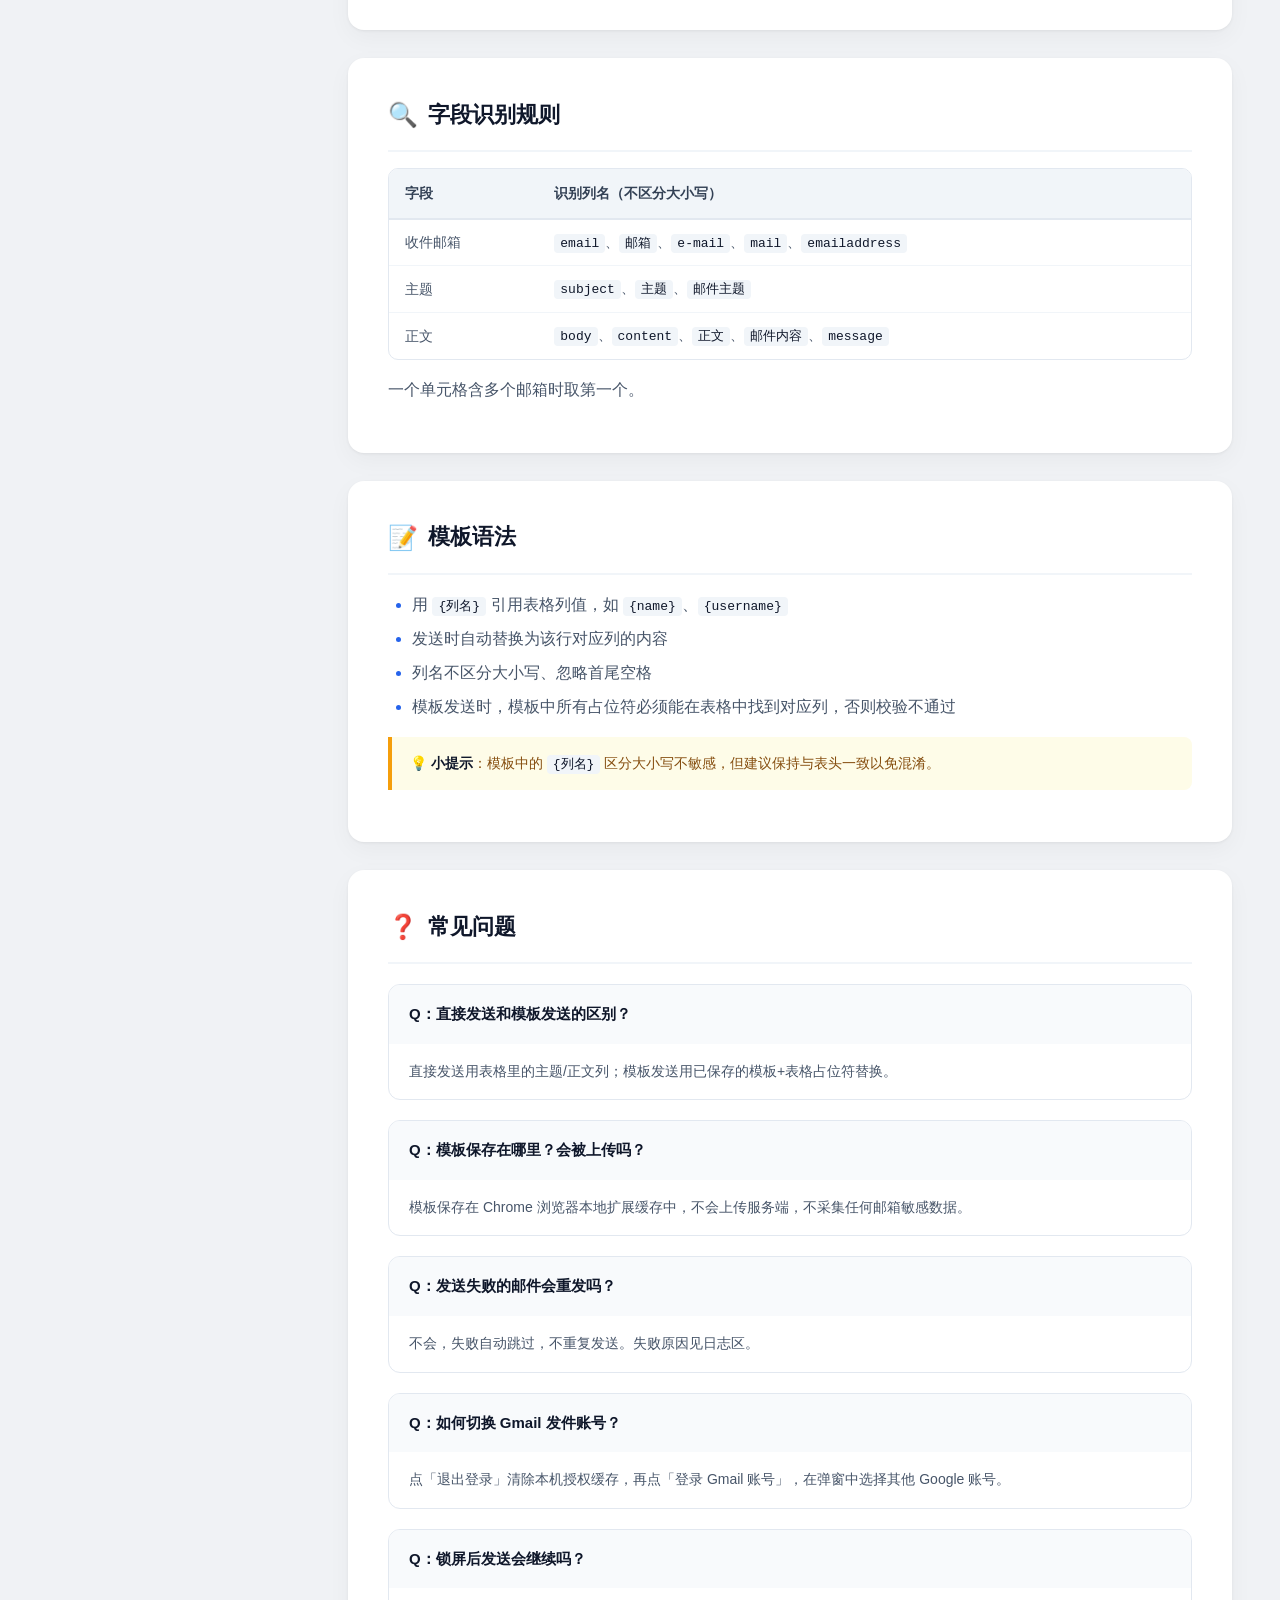
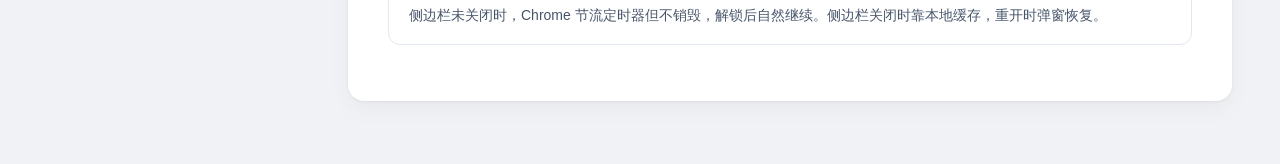
<file: docs/integrate-email-platform.html>
<!DOCTYPE html>
<html lang="zh-CN">
<head>
    <meta charset="UTF-8">
    <title>邮件群发平台 · 使用指南</title>
    <style>
        * {
            margin: 0;
            padding: 0;
            box-sizing: border-box;
        }
        body {
            font-family: -apple-system, BlinkMacSystemFont, "Segoe UI", Roboto, "Helvetica Neue", Arial, "PingFang SC", "Microsoft YaHei", sans-serif;
            background: #f0f2f5;
            color: #1e293b;
            line-height: 1.75;
        }

        /* ===== 侧边栏 ===== */
        .sidebar {
            width: 300px;
            background: linear-gradient(180deg, #0f172a 0%, #1e293b 100%);
            position: fixed;
            top: 0;
            left: 0;
            height: 100vh;
            overflow-y: auto;
            z-index: 100;
            box-shadow: 4px 0 20px rgba(0, 0, 0, .15);
        }
        .sidebar::-webkit-scrollbar {
            width: 4px;
        }
        .sidebar::-webkit-scrollbar-thumb {
            background: rgba(255, 255, 255, .2);
            border-radius: 4px;
        }
        .sidebar-logo {
            padding: 28px 24px 20px;
            border-bottom: 1px solid rgba(255, 255, 255, .08);
            display: flex;
            align-items: center;
            gap: 12px;
        }
        .sidebar-logo-icon {
            width: 42px;
            height: 42px;
            border-radius: 12px;
            background: linear-gradient(135deg, #2563eb, #60a5fa);
            display: flex;
            align-items: center;
            justify-content: center;
            font-size: 20px;
        }
        .sidebar-logo-text {
            font-size: 16px;
            font-weight: 700;
            color: #fff;
            letter-spacing: .5px;
        }
        .sidebar-logo-sub {
            font-size: 11px;
            color: rgba(255, 255, 255, .5);
            margin-top: 2px;
        }
        .sidebar-nav {
            padding: 16px 0;
        }
        .sidebar-nav ul {
            list-style: none;
        }
        .sidebar-nav ul li a {
            display: flex;
            align-items: center;
            gap: 10px;
            padding: 11px 24px;
            color: rgba(255, 255, 255, .7);
            text-decoration: none;
            font-size: 14px;
            border-left: 3px solid transparent;
            transition: all .25s;
        }
        .sidebar-nav ul li a:hover {
            background: rgba(255, 255, 255, .06);
            color: #fff;
            border-left-color: #60a5fa;
        }
        .sidebar-nav ul li a.active {
            background: rgba(37, 99, 235, .2);
            color: #fff;
            border-left-color: #2563eb;
            font-weight: 600;
        }
        .sidebar-nav ul li ul {
            padding-left: 0;
            background: rgba(0, 0, 0, .1);
        }
        .sidebar-nav ul li ul li a {
            padding-left: 52px;
            font-size: 13px;
            color: rgba(255, 255, 255, .55);
        }
        .sidebar-nav ul li ul li a:hover {
            color: #fff;
        }
        .sidebar-nav ul li ul li a.active {
            color: #60a5fa;
            background: rgba(37, 99, 235, .12);
        }

        /* ===== 内容区 ===== */
        .content {
            margin-left: 300px;
            padding: 40px 48px;
            min-height: 100vh;
        }
        .content-inner {
            max-width: 960px;
            margin: 0 auto;
        }

        /* 卡片 */
        .card {
            background: #fff;
            border-radius: 16px;
            padding: 36px 40px;
            margin-bottom: 28px;
            box-shadow: 0 1px 3px rgba(0, 0, 0, .06), 0 8px 24px rgba(0, 0, 0, .04);
        }
        .card-title {
            font-size: 22px;
            font-weight: 700;
            color: #0f172a;
            margin-bottom: 16px;
            display: flex;
            align-items: center;
            gap: 10px;
            border-bottom: 2px solid #f1f5f9;
            padding-bottom: 14px;
        }
        .card-title .icon {
            font-size: 24px;
        }
        .card-subtitle {
            font-size: 18px;
            font-weight: 600;
            color: #334155;
            margin: 24px 0 12px;
            padding-left: 12px;
            border-left: 3px solid #2563eb;
        }

        /* 图片样式 */
        .doc-img {
            display: block;
            max-width: 100%;
            margin: 16px auto;
            border-radius: 12px;
            border: 1px solid #e2e8f0;
            box-shadow: 0 2px 4px rgba(0,0,0,0.05);
            background: #fff;
            padding: 8px;
        }

        /* 段落 */
        p {
            margin: 12px 0;
            line-height: 1.8;
            color: #475569;
        }
        strong {
            color: #0f172a;
            font-weight: 600;
        }
        code {
            background: #f1f5f9;
            padding: 2px 6px;
            border-radius: 4px;
            font-family: "Fira Code", Consolas, monospace;
            font-size: 13px;
            color: #0f172a;
        }

        /* 列表 */
        ul,
        ol {
            margin: 12px 0;
            padding-left: 24px;
        }
        li {
            margin: 6px 0;
            color: #475569;
        }
        ul li::marker {
            color: #2563eb;
        }

        /* 引用 */
        blockquote {
            background: #f0f9ff;
            border-left: 4px solid #2563eb;
            padding: 16px 20px;
            border-radius: 0 8px 8px 0;
            margin: 20px 0;
            font-size: 14px;
            color: #1e40af;
        }

        /* 表格 */
        .table-wrapper {
            overflow-x: auto;
            margin: 16px 0;
            border-radius: 10px;
            border: 1px solid #e2e8f0;
        }
        table {
            width: 100%;
            border-collapse: collapse;
            font-size: 14px;
        }
        table th {
            background: #f1f5f9;
            font-weight: 600;
            text-align: left;
            padding: 12px 16px;
            border-bottom: 2px solid #e2e8f0;
            color: #334155;
        }
        table td {
            padding: 10px 16px;
            border-bottom: 1px solid #f1f5f9;
            color: #475569;
        }
        table tr:last-child td {
            border-bottom: none;
        }
        table tr:hover td {
            background: #f8fafc;
        }

        /* 代码块 */
        .code-block {
            background: #f8fafc;
            border: 1px solid #e2e8f0;
            border-radius: 10px;
            padding: 20px;
            font-family: "Fira Code", Consolas, monospace;
            font-size: 13px;
            line-height: 1.7;
            overflow-x: auto;
            margin: 16px 0;
            white-space: pre-wrap;
            word-break: break-all;
        }

        /* 步骤 */
        .step-container {
            margin: 20px 0;
        }
        .step-item {
            display: flex;
            gap: 16px;
            margin-bottom: 20px;
            position: relative;
        }
        .step-number {
            width: 32px;
            height: 32px;
            border-radius: 50%;
            background: linear-gradient(135deg, #2563eb, #60a5fa);
            color: #fff;
            font-weight: 700;
            font-size: 14px;
            display: flex;
            align-items: center;
            justify-content: center;
            flex-shrink: 0;
        }
        .step-content {
            flex: 1;
        }
        .step-title {
            font-weight: 600;
            color: #0f172a;
            margin-bottom: 4px;
        }

        /* 注意事项 */
        .note {
            background: #fefce8;
            border-left: 4px solid #f59e0b;
            padding: 14px 18px;
            border-radius: 0 8px 8px 0;
            margin: 16px 0;
            font-size: 14px;
            color: #854d0e;
        }

        /* 成功/失败提示 */
        .msg-success {
            color: #16a34a;
            font-weight: 500;
        }
        .msg-error {
            color: #dc2626;
            font-weight: 500;
        }

        /* QA样式 */
        .faq-item {
            margin: 20px 0;
            border: 1px solid #e2e8f0;
            border-radius: 12px;
            overflow: hidden;
        }
        .faq-q {
            background: #f8fafc;
            padding: 16px 20px;
            font-weight: 600;
            color: #0f172a;
            display: flex;
            align-items: center;
            gap: 8px;
            font-size: 15px;
        }
        .faq-a {
            padding: 16px 20px;
            color: #475569;
            line-height: 1.7;
            font-size: 14px;
        }
    </style>
</head>
<body>

<aside class="sidebar">
    <div class="sidebar-logo">
        <div class="sidebar-logo-icon">📧</div>
        <div>
            <div class="sidebar-logo-text">邮件群发平台</div>
            <div class="sidebar-logo-sub">使用指南</div>
        </div>
    </div>
    <nav class="sidebar-nav">
        <ul>
            <li><a href="#intro" class="active">📋 功能简介</a></li>
            <li>
                <a href="#workflow">🚀 使用流程</a>
                <ul>
                    <li><a href="#step1">登录 Gmail 账号</a></li>
                    <li><a href="#step2">准备发送素材</a></li>
                    <li><a href="#step3">配置模板</a></li>
                    <li><a href="#step4">选择模式并预览</a></li>
                    <li><a href="#step5">设置参数并发送</a></li>
                </ul>
            </li>
            <li><a href="#recovery">🔄 异常恢复</a></li>
            <li><a href="#fields">🔍 字段识别</a></li>
            <li><a href="#template-syntax">📝 模板语法</a></li>
            <li><a href="#faq">❓ 常见问题</a></li>
        </ul>
    </nav>
</aside>

<main class="content">
    <div class="content-inner">

        <!-- ===== 功能简介 ===== -->
        <section id="intro" class="card">
            <h2 class="card-title"><span class="icon">📋</span>功能简介</h2>
            <p>本平台是一个 <strong>Chrome 侧边栏扩展功能</strong>，用你的 Gmail 账号批量发送邮件。支持两种发送方式：</p>
            <ul>
                <li><strong>直接发送</strong>：表格自带邮箱、主题和正文列，逐行直接发送</li>
                <li><strong>模板发送</strong>：预先保存主题/正文模板，用表格中的列值填充 <code>{占位符}</code></li>
            </ul>
            <blockquote>🛡️ 所有模板配置和任务状态仅保存在浏览器本地缓存中，<strong>服务端不采集任何邮箱或邮件内容敏感数据</strong>。</blockquote>
            <p>发送过程中即使关闭侧边栏或电脑锁屏，下次打开侧边栏会自动提示是否恢复未完成的任务。</p>
        </section>

        <!-- ===== 使用流程 ===== -->
        <section id="workflow" class="card">
            <h2 class="card-title"><span class="icon">🚀</span>从 0 到 1 使用流程</h2>

            <!-- 第1步 -->
            <div id="step1">
                <h3 class="card-subtitle">第1步：登录 Gmail 账号</h3>
                <ol>
                    <li>切换平台到「KOL建联」→ 进入「邮件群发引擎」Tab</li>
                    <li>点击「<strong>登录 Gmail 账号</strong>」按钮</li>
                    <li>弹出 Google 授权窗口，选择你的 Gmail 账号并同意发送权限</li>
                </ol>

                <p>初次登录时，Google 会弹出安全提示，只需按照以下 4 步点击即可完成登录：</p>

                <div class="step-container">
                    <div class="step-item">
                        <div class="step-number">1</div>
                        <div class="step-content">
                            <div class="step-title">选择账号</div>
                            <p>点击您的 <strong>谷歌/Gmail 账号</strong>。</p>
                            <img src="images/image-20260909160626674.png" alt="选择账号截图" class="doc-img">
                        </div>
                    </div>
                    <div class="step-item">
                        <div class="step-number">2</div>
                        <div class="step-content">
                            <div class="step-title">展开高级设置</div>
                            <p>看到红色感叹号页面时，点击左下角的 <strong>Advanced（高级）</strong>。</p>
                            <img src="images/image-20260909160652852.png" alt="Advanced截图" class="doc-img">
                        </div>
                    </div>
                    <div class="step-item">
                        <div class="step-number">3</div>
                        <div class="step-content">
                            <div class="step-title">确认继续</div>
                            <p>页面展开后，点击底部的 <strong>Go to KOL Finder... (unsafe)</strong> 进入授权。</p>
                            <img src="images/image-20260909160802984.png" alt="Go to截图" class="doc-img">
                        </div>
                    </div>
                    <div class="step-item">
                        <div class="step-number">4</div>
                        <div class="step-content">
                            <div class="step-title">授予权限</div>
                            <p>点击右下角 <strong>Continue（继续）</strong>，即可完成登录并开始使用！</p>
                            <img src="images/image-20260909160830828.png" alt="Continue截图" class="doc-img">
                        </div>
                    </div>
                </div>

                <blockquote>
                    <strong>请您放心使用！</strong>由于 KOL Finder 采用了<strong>本地数据直连技术</strong>，所有邮件均由您的本地浏览器直接发出，<strong>我们不会在云端存储您的任何 Gmail 账号数据</strong>。也正因如此，软件未申请 Google 的企业级云端商业认证（该认证要求将数据上传至第三方服务器审查）。提示仅代表软件未做商业云端备案，完全不影响您的账号安全，按照指引点击 <code>Advanced</code> → <code>Go to...</code> 即可正常使用。
                </blockquote>

                <p>授权后显示账号邮箱和「已连接」状态。</p>
                <img src="images/image-20260908114455087.png" alt="已连接状态截图" class="doc-img">

                <p><strong>退出登录</strong>：点击右下角「退出登录」链接，会清除本机授权缓存。下次登录时可选择其他 Google 账号。</p>
            </div>

            <!-- 第2步 -->
            <div id="step2">
                <h3 class="card-subtitle">第2步：准备发送素材</h3>
                <p>表格格式要求：</p>
                <ul>
                    <li>文件类型：<code>.xlsx</code> 或 <code>.csv</code></li>
                    <li>第一行为表头，从第二行起每行发送 1 封邮件</li>
                    <li>必须有一列列名包含 <code>邮箱</code>（作为收件地址）</li>
                    <li>其他列可在主题/正文模板中用 <code>{列名}</code> 引用</li>
                </ul>

                <h4 style="margin-top:20px;">模板发送</h4>
                <p>示例表结构（<strong>模板发送，只需要邮箱和占位符列,就是{}包裹的列</strong>）：</p>
                <div class="table-wrapper">
                    <table>
                        <thead>
                        <tr><th>邮箱</th><th>昵称</th><th>粉丝数</th><th>平均互动率</th><th>红人简介</th></tr>
                        </thead>
                        <tbody>
                        <tr><td>a@xx.com</td><td>McKenna Lynn</td><td>Alice</td><td>2.2%</td><td>xxxx</td></tr>
                        <tr><td>b@xx.com</td><td>zz</td><td>Bob</td><td>2.2%</td><td>xxxxxxx</td></tr>
                        </tbody>
                    </table>
                </div>

                <p>模板示例：</p>
                <div class="code-block">主题 : 合作邀请 - <strong>{昵称}</strong>

                    正文 : 嗨 <strong>{昵称}</strong>！

                    看到你写得"{用户简介}"，就知道你的粉丝群体跟我们的产品非常契合。

                    凭借你 <strong>{粉丝数}</strong> 的账号体量和 <strong>{平均互动率}</strong> 的强互动，你的种草说服力非常强。我们现在有一个高佣金的带货计划，你只需要挂个专属折扣链接，粉丝下单你就能直接拿提成。我们负责提供所有精美的图片和文案，你完全不需要写稿，轻松又省心。

                    有兴趣了解的话，<strong>直接回复"1"</strong>，我马上把详细的资料和样品方案发你！</div>

                <h4 style="margin-top:20px;">直接发送</h4>
                <p>示例表结构：</p>
                <div class="table-wrapper">
                    <table>
                        <thead>
                        <tr><th>邮箱</th><th>主题</th><th>正文</th></tr>
                        </thead>
                        <tbody>
                        <tr><td>a@xx.com</td><td>合作邀请</td><td>你好 Alice，希望...</td></tr>
                        <tr><td>b@xx.com</td><td>合作邀请</td><td>你好 Bob，希望...</td></tr>
                        </tbody>
                    </table>
                </div>
            </div>

            <!-- 第3步 -->
            <div id="step3">
                <h3 class="card-subtitle">第3步：配置模板（仅模板发送需要）</h3>
                <ol>
                    <li>切换到「发送模板配置」Tab</li>
                    <li>填写邮件主题模板和正文模板，支持 <code>{列名}</code> 变量</li>
                    <li>点击「保存模板」→ 保存到浏览器本地缓存</li>
                    <li>下次使用无需重复填写，直接在「邮件群发」Tab 选择「模板发送」即可</li>
                </ol>
                <blockquote>🔒 <strong>隐私说明</strong>：模板仅保存在本机浏览器扩展缓存中，服务端不会采集任何邮箱或邮件内容数据。</blockquote>
            </div>

            <!-- 第4步 -->
            <div id="step4">
                <h3 class="card-subtitle">第4步：选择发送模式并预览</h3>
                <p>回到「邮件群发」Tab，在「发送模式与预览」区：</p>
                <ol>
                    <li><strong>选择发送模式</strong>：
                        <ul>
                            <li><strong>直接发送</strong>：表格须含邮箱/主题/正文列，逐行直接用表格内容发送</li>
                            <li><strong>模板发送</strong>：使用已保存模板，表格须含模板中所有 <code>{占位符}</code> 对应的列</li>
                        </ul>
                    </li>
                    <li><strong>校验提示</strong>：
                        <ul>
                            <li><span class="msg-success">✓ 绿色提示</span> = 校验通过，可开始发送</li>
                            <li><span class="msg-error">✕ 红色提示</span> = 缺少列或占位符不匹配，需补充表格或修改模板</li>
                        </ul>
                    </li>
                    <li><strong>发送内容预览</strong>：
                        <ul>
                            <li>导入文件后会自动显示第一条邮件预览（收件邮箱、主题、正文）</li>
                            <li>点击「‹ 上一条」/「下一条 ›」翻动浏览</li>
                            <li>第一条禁用「上一条」，最后一条禁用「下一条」</li>
                            <li>位置显示「N / M」当前索引/总数</li>
                        </ul>
                    </li>
                </ol>
            </div>

            <!-- 第5步 -->
            <div id="step5">
                <h3 class="card-subtitle">第5步：设置发送参数并开始发送</h3>
                <ol>
                    <li>设置「<strong>发送间隔（秒/封）</strong>」：建议 30 秒以上，避免被 Gmail 限流</li>
                    <li>设置「<strong>每日上限（封）</strong>」：默认 50，达到后自动停止</li>
                    <li>点击「开始发送」→ 进入发送循环</li>
                    <li>状态栏显示进度（如 <code>已发送 5/30</code>）</li>
                    <li>日志区逐条显示成功/失败明细</li>
                </ol>
                <p><strong>发送控制</strong>：</p>
                <ul>
                    <li>「<strong>暂停</strong>」：暂停发送，可点「继续」恢复</li>
                    <li>「<strong>停止</strong>」：停止发送，已发送的不会重复</li>
                </ul>
            </div>
        </section>

        <!-- ===== 异常恢复 ===== -->
        <section id="recovery" class="card">
            <h2 class="card-title"><span class="icon">🔄</span>异常恢复机制</h2>
            <p>发送过程中如果发生意外中断，本功能会自动保存进度并在下次打开侧边栏时恢复。</p>

            <h3 class="card-subtitle">触发异常恢复的场景</h3>
            <ol>
                <li><strong>关闭侧边栏</strong>：发送中关闭侧边栏 → JS 上下文销毁 → 下次打开侧边栏自动弹窗提示</li>
                <li><strong>电脑锁屏后关闭侧边栏</strong>：锁屏期间侧边栏未关闭时，Chrome 会节流定时器但不销毁上下文，解锁后发送自然继续；如果在锁屏期间关闭了侧边栏，靠 <code>chrome.storage.local</code> 持久化在重开时恢复</li>
                <li><strong>Gmail 授权失效</strong>：发送中返回 401 → 自动暂停 → 提示重新授权 → 重新登录后点「继续」</li>
                <li><strong>网络波动</strong>：单封发送失败自动跳过，不停止整个任务</li>
            </ol>

            <h3 class="card-subtitle">恢复流程</h3>
            <ol>
                <li>每封邮件发送后（成功或失败）立即将剩余队列保存到 <code>chrome.storage.local</code></li>
                <li>下次打开侧边栏 → 自动检测到未完成任务 → 弹窗显示「剩余 N 封，已成功 M 封，失败 K 封」</li>
                <li>点「继续」→ 自动切回邮件 Tab → 恢复队列和配置 → 验证 token → 重启发送循环</li>
                <li>点「放弃」→ 清除任务状态 → 可重新开始</li>
            </ol>

            <h3 class="card-subtitle">异常恢复时的日限检查</h3>
            <p>恢复时会检查今日已发送数是否达日限：若已达限，任务自动结束，不会超发。</p>
        </section>

        <!-- ===== 字段识别 ===== -->
        <section id="fields" class="card">
            <h2 class="card-title"><span class="icon">🔍</span>字段识别规则</h2>
            <div class="table-wrapper">
                <table>
                    <thead>
                    <tr><th>字段</th><th>识别列名（不区分大小写）</th></tr>
                    </thead>
                    <tbody>
                    <tr><td>收件邮箱</td><td><code>email</code>、<code>邮箱</code>、<code>e-mail</code>、<code>mail</code>、<code>emailaddress</code></td></tr>
                    <tr><td>主题</td><td><code>subject</code>、<code>主题</code>、<code>邮件主题</code></td></tr>
                    <tr><td>正文</td><td><code>body</code>、<code>content</code>、<code>正文</code>、<code>邮件内容</code>、<code>message</code></td></tr>
                    </tbody>
                </table>
            </div>
            <p>一个单元格含多个邮箱时取第一个。</p>
        </section>

        <!-- ===== 模板语法 ===== -->
        <section id="template-syntax" class="card">
            <h2 class="card-title"><span class="icon">📝</span>模板语法</h2>
            <ul>
                <li>用 <code>{列名}</code> 引用表格列值，如 <code>{name}</code>、<code>{username}</code></li>
                <li>发送时自动替换为该行对应列的内容</li>
                <li>列名不区分大小写、忽略首尾空格</li>
                <li>模板发送时，模板中所有占位符必须能在表格中找到对应列，否则校验不通过</li>
            </ul>
            <div class="note">💡 <strong>小提示</strong>：模板中的 <code>{列名}</code> 区分大小写不敏感，但建议保持与表头一致以免混淆。</div>
        </section>

        <!-- ===== 常见问题 ===== -->
        <section id="faq" class="card">
            <h2 class="card-title"><span class="icon">❓</span>常见问题</h2>

            <div class="faq-item">
                <div class="faq-q">Q：直接发送和模板发送的区别？</div>
                <div class="faq-a">直接发送用表格里的主题/正文列；模板发送用已保存的模板+表格占位符替换。</div>
            </div>
            <div class="faq-item">
                <div class="faq-q">Q：模板保存在哪里？会被上传吗？</div>
                <div class="faq-a">模板保存在 Chrome 浏览器本地扩展缓存中，不会上传服务端，不采集任何邮箱敏感数据。</div>
            </div>
            <div class="faq-item">
                <div class="faq-q">Q：发送失败的邮件会重发吗？</div>
                <div class="faq-a">不会，失败自动跳过，不重复发送。失败原因见日志区。</div>
            </div>
            <div class="faq-item">
                <div class="faq-q">Q：如何切换 Gmail 发件账号？</div>
                <div class="faq-a">点「退出登录」清除本机授权缓存，再点「登录 Gmail 账号」，在弹窗中选择其他 Google 账号。</div>
            </div>
            <div class="faq-item">
                <div class="faq-q">Q：锁屏后发送会继续吗？</div>
                <div class="faq-a">侧边栏未关闭时，Chrome 节流定时器但不销毁，解锁后自然继续。侧边栏关闭时靠本地缓存，重开时弹窗恢复。</div>
            </div>
        </section>

    </div>
</main>

<script>
    // 滚动高亮导航
    window.addEventListener('scroll', function() {
        const sections = document.querySelectorAll('section[id]');
        const navLinks = document.querySelectorAll('.sidebar-nav a');
        let current = '';

        sections.forEach(section => {
            const sectionTop = section.offsetTop;
            if (window.scrollY >= sectionTop - 120) {
                current = section.getAttribute('id');
            }
        });

        navLinks.forEach(link => {
            link.classList.remove('active');
            if (link.getAttribute('href') === '#' + current) {
                link.classList.add('active');
            }
        });
    });
</script>

</body>
</html>
</file>
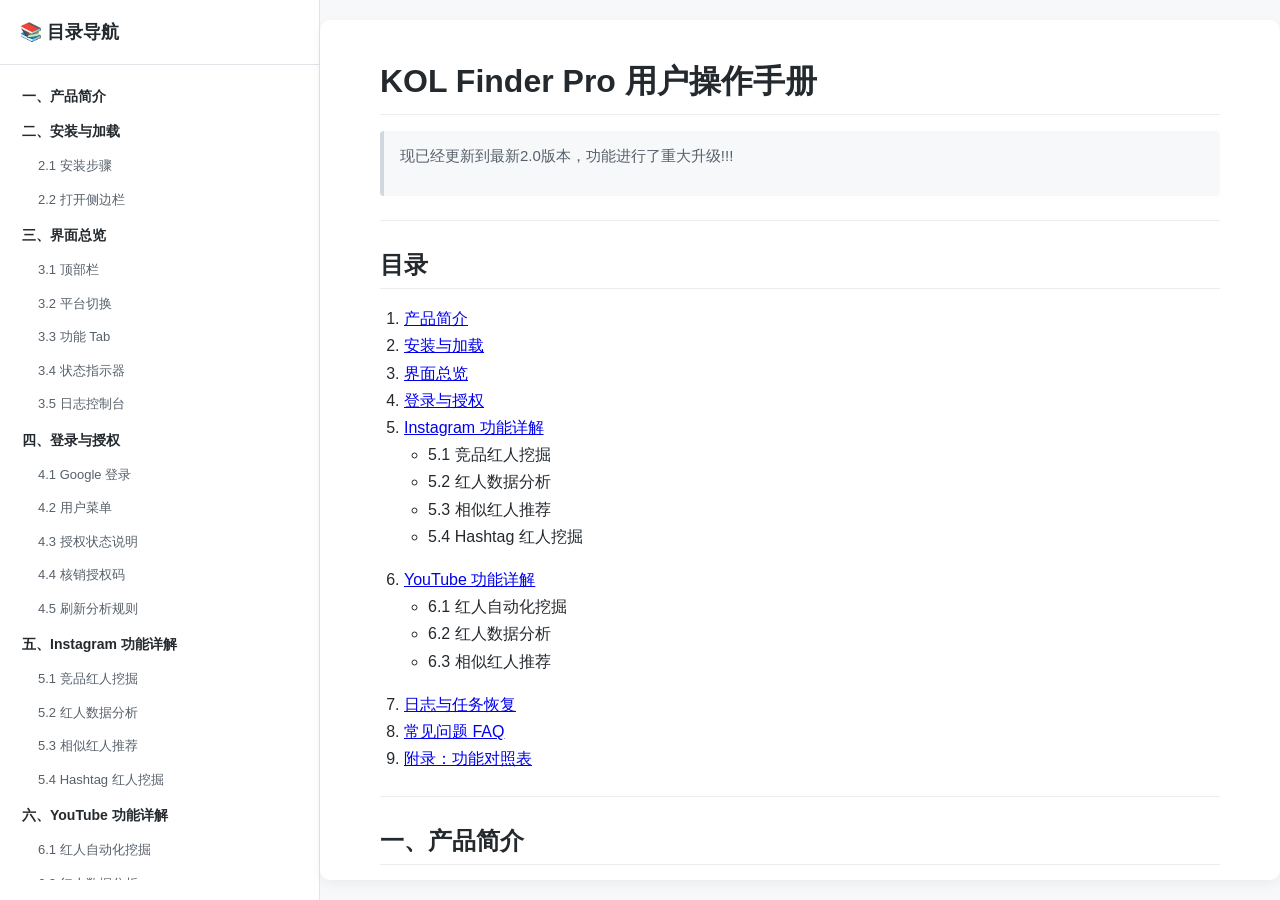
<file: docs/manual.html>
<!DOCTYPE html>
<html lang="zh-CN">
<head>
    <meta charset="UTF-8">
    <meta name="viewport" content="width=device-width, initial-scale=1.0">
    <title>KOL Finder Pro 用户操作手册</title>
    <style>
        /* ========== 全局重置与基础 ========== */
        * { margin: 0; padding: 0; box-sizing: border-box; }
        body {
            font-family: -apple-system, BlinkMacSystemFont, "Segoe UI", Roboto, "Helvetica Neue", Arial, sans-serif;
            background-color: #f6f8fa;
            color: #24292e;
            display: flex;
            height: 100vh;
            overflow: hidden;
        }

        /* ========== 左侧导航栏 ========== */
        .sidebar {
            width: 320px;
            background-color: #ffffff;
            border-right: 1px solid #e1e4e8;
            overflow-y: auto;
            padding: 20px 0;
            flex-shrink: 0;
            display: flex;
            flex-direction: column;
        }
        .sidebar-header {
            padding: 0 20px 20px 20px;
            border-bottom: 1px solid #e1e4e8;
            margin-bottom: 15px;
        }
        .sidebar-header h2 { font-size: 18px; color: #24292e; font-weight: 600; }
        .sidebar-nav { flex: 1; overflow-y: auto; padding: 0 10px; }
        .sidebar-nav ul { list-style: none; padding-left: 0; }
        .sidebar-nav li { margin-bottom: 2px; }
        .sidebar-nav a {
            display: block;
            padding: 6px 12px;
            border-radius: 6px;
            color: #57606a;
            text-decoration: none;
            font-size: 14px;
            transition: all 0.2s;
            line-height: 1.5;
        }
        .sidebar-nav a:hover { background-color: #f3f4f6; color: #24292e; }

        /* 层级样式 */
        .sidebar-nav .level-1 { padding-left: 12px; font-weight: 600; color: #24292e; }
        .sidebar-nav .level-2 { padding-left: 28px; font-weight: 400; font-size: 13px; }
        .sidebar-nav .submenu { padding-left: 0; margin-top: 2px; margin-bottom: 4px; }

        /* ========== 右侧正文区 ========== */
        .content {
            flex: 1;
            overflow-y: auto;
            padding: 40px 60px;
            background-color: #ffffff;
            max-width: 1000px;
            margin: 20px auto;
            border-radius: 10px;
            box-shadow: 0 4px 12px rgba(0,0,0,0.05);
            height: calc(100vh - 40px);
        }

        /* ========== 正文排版 ========== */
        .content h1 { font-size: 32px; border-bottom: 1px solid #eaecef; padding-bottom: 0.3em; margin-bottom: 16px; margin-top: 0; font-weight: 600; }
        .content h2 { font-size: 24px; border-bottom: 1px solid #eaecef; padding-bottom: 0.3em; margin-top: 28px; margin-bottom: 16px; font-weight: 600; }
        .content h3 { font-size: 18px; margin-top: 24px; margin-bottom: 12px; font-weight: 600; }
        .content h4 { font-size: 16px; margin-top: 16px; margin-bottom: 8px; font-weight: 600; color: #333; }
        .content p { margin-bottom: 16px; line-height: 1.7; font-size: 15px; }
        .content blockquote {
            padding: 0 16px; margin: 0 0 16px 0; border-left: 4px solid #d0d7de;
            color: #57606a; background-color: #f6f8fa; padding: 12px 16px; border-radius: 4px;
        }
        .content ul, .content ol { padding-left: 24px; margin-bottom: 16px; line-height: 1.7; }
        .content table {
            border-collapse: collapse; width: 100%; margin-bottom: 16px; border: 1px solid #d0d7de;
            font-size: 14px;
        }
        .content th, .content td { border: 1px solid #d0d7de; padding: 8px 12px; text-align: left; }
        .content th { background-color: #f6f8fa; font-weight: 600; }
        .content code {
            padding: 0.2em 0.4em; margin: 0; font-family: ui-monospace,SFMono-Regular,SF Mono,Menlo,Consolas,Liberation Mono,monospace;
            font-size: 85%; background-color: #f6f8fa; border-radius: 6px; color: #24292e;
        }
        .content pre {
            background-color: #f6f8fa; padding: 16px; border-radius: 6px; overflow: auto; margin-bottom: 16px;
            font-family: ui-monospace,SFMono-Regular,SF Mono,Menlo,Consolas,Liberation Mono,monospace;
            font-size: 14px; line-height: 1.5;
        }
        .content img {
            max-width: 100%; height: auto; display: block; margin: 16px 0; border: 1px solid #e1e4e8; border-radius: 6px;
        }
        hr { border: 0; border-top: 1px solid #eaecef; margin: 24px 0; }

        /* ========== 模拟 UI 元素 ========== */
        /* 公告栏 */
        .ui-banner {
            background-color: #fff3cd; color: #856404; padding: 10px 16px; border-radius: 6px;
            border: 1px solid #ffeeba; display: flex; justify-content: space-between; align-items: center;
            margin-bottom: 16px; font-size: 14px;
        }
        .ui-banner .close { cursor: pointer; font-weight: bold; }

        /* 平台切换按钮 */
        .ui-platform-switch {
            display: flex; gap: 12px; margin-bottom: 16px; border-bottom: 1px solid #eaecef; padding-bottom: 12px;
        }
        .ui-btn-platform {
            padding: 8px 20px; border-radius: 20px; border: 1px solid #d0d7de; background: #f6f8fa;
            color: #57606a; font-weight: 500; cursor: default; font-size: 14px;
        }
        .ui-btn-platform.active {
            background: #24292e; color: #fff; border-color: #24292e;
        }

        /* 用户菜单模拟 */
        .ui-user-menu {
            display: flex; align-items: center; gap: 12px; margin-bottom: 20px; padding: 12px 16px;
            background: #f6f8fa; border-radius: 8px; border: 1px solid #e1e4e8;
        }
        .ui-avatar {
            width: 36px; height: 36px; border-radius: 50%; background: #24292e; color: #fff;
            display: flex; align-items: center; justify-content: center; font-weight: 600; font-size: 16px;
        }
        .ui-menu-list { display: flex; flex-wrap: wrap; gap: 6px 12px; font-size: 13px; color: #57606a; }
        .ui-menu-list span { background: #fff; padding: 2px 8px; border-radius: 4px; border: 1px solid #e1e4e8; cursor: default; }
        .ui-badge {
            font-size: 11px; padding: 2px 8px; border-radius: 12px; font-weight: 500;
        }
        .ui-badge.green { background: #d4edda; color: #155724; }
        .ui-badge.gray { background: #e2e3e5; color: #383d41; }

        /* 功能 Tab 模拟 */
        .ui-tabs {
            display: flex; gap: 4px; margin-bottom: 16px; border-bottom: 1px solid #e1e4e8; padding-bottom: 0;
        }
        .ui-tab {
            padding: 8px 16px; border-radius: 6px 6px 0 0; background: #f6f8fa; color: #57606a;
            font-size: 14px; font-weight: 500; cursor: default; border: 1px solid transparent;
            border-bottom: none;
        }
        .ui-tab.active { background: #fff; color: #24292e; border-color: #e1e4e8; position: relative; top: 1px; }

        /* 操作按钮模拟 */
        .ui-actions { display: flex; gap: 10px; flex-wrap: wrap; margin: 16px 0; }
        .ui-btn {
            padding: 8px 20px; border-radius: 6px; border: 1px solid transparent; font-size: 14px;
            font-weight: 500; cursor: default; display: inline-flex; align-items: center; gap: 6px;
        }
        .ui-btn.primary { background: #0366d6; color: #fff; }
        .ui-btn.danger { background: #d73a49; color: #fff; }
        .ui-btn.secondary { background: #f6f8fa; color: #24292e; border-color: #d0d7de; }
        .ui-btn.disabled { opacity: 0.6; cursor: not-allowed; }

        /* 日志控制台模拟 */
        .ui-console {
            background: #1e1e1e; color: #d4d4d4; padding: 12px 16px; border-radius: 6px; font-family: monospace;
            font-size: 13px; line-height: 1.6; margin: 16px 0; max-height: 300px; overflow-y: auto;
            white-space: pre-wrap; word-break: break-all;
        }
        .ui-console .info { color: #9cdcfe; }
        .ui-console .success { color: #6a9955; }
        .ui-console .warn { color: #dcdcaa; }
        .ui-console .error { color: #f48771; }

        /* ========== 移动端适配 ========== */
        @media (max-width: 768px) {
            body { flex-direction: column; height: auto; overflow: auto; }
            .sidebar { width: 100%; height: auto; border-right: none; border-bottom: 1px solid #e1e4e8; padding: 15px; max-height: 250px; }
            .content { padding: 20px; margin: 0; height: auto; border-radius: 0; box-shadow: none; }
            .ui-platform-switch, .ui-user-menu, .ui-actions { flex-wrap: wrap; }
        }
    </style>
</head>
<body>

<!-- ==================== 左侧导航栏 ==================== -->
<nav class="sidebar">
    <div class="sidebar-header">
        <h2>📚 目录导航</h2>
    </div>
    <div class="sidebar-nav">
        <ul>
            <li><a href="#一产品简介" class="level-1">一、产品简介</a></li>

            <li><a href="#二安装与加载" class="level-1">二、安装与加载</a></li>
            <ul class="submenu">
                <li><a href="#21-安装步骤" class="level-2">2.1 安装步骤</a></li>
                <li><a href="#22-打开侧边栏" class="level-2">2.2 打开侧边栏</a></li>
            </ul>

            <li><a href="#三界面总览" class="level-1">三、界面总览</a></li>
            <ul class="submenu">
                <li><a href="#31-顶部栏" class="level-2">3.1 顶部栏</a></li>
                <li><a href="#32-平台切换" class="level-2">3.2 平台切换</a></li>
                <li><a href="#33-功能-tab" class="level-2">3.3 功能 Tab</a></li>
                <li><a href="#34-状态指示器" class="level-2">3.4 状态指示器</a></li>
                <li><a href="#35-日志控制台" class="level-2">3.5 日志控制台</a></li>
            </ul>

            <li><a href="#四登录与授权" class="level-1">四、登录与授权</a></li>
            <ul class="submenu">
                <li><a href="#41-google-登录" class="level-2">4.1 Google 登录</a></li>
                <li><a href="#42-用户菜单" class="level-2">4.2 用户菜单</a></li>
                <li><a href="#43-授权状态说明" class="level-2">4.3 授权状态说明</a></li>
                <li><a href="#44-核销授权码" class="level-2">4.4 核销授权码</a></li>
                <li><a href="#45-刷新分析规则" class="level-2">4.5 刷新分析规则</a></li>
            </ul>

            <li><a href="#五instagram-功能详解" class="level-1">五、Instagram 功能详解</a></li>
            <ul class="submenu">
                <li><a href="#51-竞品红人挖掘" class="level-2">5.1 竞品红人挖掘</a></li>
                <li><a href="#52-红人数据分析" class="level-2">5.2 红人数据分析</a></li>
                <li><a href="#53-相似红人推荐" class="level-2">5.3 相似红人推荐</a></li>
                <li><a href="#54-hashtag-红人挖掘" class="level-2">5.4 Hashtag 红人挖掘</a></li>
            </ul>

            <li><a href="#六youtube-功能详解" class="level-1">六、YouTube 功能详解</a></li>
            <ul class="submenu">
                <li><a href="#61-红人自动化挖掘" class="level-2">6.1 红人自动化挖掘</a></li>
                <li><a href="#62-红人数据分析" class="level-2">6.2 红人数据分析</a></li>
                <li><a href="#63-相似红人推荐" class="level-2">6.3 相似红人推荐</a></li>
            </ul>

            <li><a href="#七日志与任务恢复" class="level-1">七、日志与任务恢复</a></li>
            <ul class="submenu">
                <li><a href="#71-日志控制台" class="level-2">7.1 日志控制台</a></li>
                <li><a href="#72-任务恢复" class="level-2">7.2 任务恢复</a></li>
                <li><a href="#73-数据导出" class="level-2">7.3 数据导出</a></li>
            </ul>

            <li><a href="#八常见问题-faq" class="level-1">八、常见问题 FAQ</a></li>
            <ul class="submenu">
                <li><a href="#q1" class="level-2">Q1 标签页不在前台</a></li>
                <li><a href="#q2" class="level-2">Q2 采集为 0 条</a></li>
                <li><a href="#q3" class="level-2">Q3 评论数为 0</a></li>
                <li><a href="#q4" class="level-2">Q4 如何停止任务</a></li>
                <li><a href="#q5" class="level-2">Q5 刷新页面数据还在吗</a></li>
                <li><a href="#q6" class="level-2">Q6 需要登录吗</a></li>
                <li><a href="#q8" class="level-2">Q8 采集速度慢</a></li>
                <li><a href="#q9" class="level-2">Q9 数据安全吗</a></li>
            </ul>
            <li><a href="#附录功能对照表" class="level-1">附录：功能对照表</a></li>
        </ul>
    </div>
</nav>

<!-- ==================== 右侧正文 ==================== -->
<main class="content">

    <h1>KOL Finder Pro 用户操作手册</h1>
    <blockquote><p>现已经更新到最新2.0版本，功能进行了重大升级!!!</p></blockquote>
    <hr>

    <!-- ===== 目录锚点 ===== -->
    <h2>目录</h2>
    <ol>
        <li><a href="#一产品简介">产品简介</a></li>
        <li><a href="#二安装与加载">安装与加载</a></li>
        <li><a href="#三界面总览">界面总览</a></li>
        <li><a href="#四登录与授权">登录与授权</a></li>
        <li><a href="#五instagram-功能详解">Instagram 功能详解</a>
            <ul>
                <li>5.1 竞品红人挖掘</li>
                <li>5.2 红人数据分析</li>
                <li>5.3 相似红人推荐</li>
                <li>5.4 Hashtag 红人挖掘</li>
            </ul>
        </li>
        <li><a href="#六youtube-功能详解">YouTube 功能详解</a>
            <ul>
                <li>6.1 红人自动化挖掘</li>
                <li>6.2 红人数据分析</li>
                <li>6.3 相似红人推荐</li>
            </ul>
        </li>
        <li><a href="#七日志与任务恢复">日志与任务恢复</a></li>
        <li><a href="#八常见问题-faq">常见问题 FAQ</a></li>
        <li><a href="#附录功能对照表">附录：功能对照表</a></li>
    </ol>
    <hr>

    <!-- ================================================================ -->
    <h2 id="一产品简介">一、产品简介</h2>
    <p><strong>KOL Finder</strong> 是一款专业的社交媒体红人（KOL）挖掘与分析工具，支持 <strong>Instagram</strong> 和 <strong>YouTube</strong> 两大平台。</p>

    <h3>核心能力</h3>
    <table>
        <thead><tr><th>能力</th><th>说明</th></tr></thead>
        <tbody>
        <tr><td>🔍 红人挖掘</td><td>根据竞品账号或话题批量发现目标红人</td></tr>
        <tr><td>📊 数据分析</td><td>深入分析红人的发帖频率、互动率、粉丝等关键指标</td></tr>
        <tr><td>🔗 相似推荐</td><td>基于已有红人，推荐其相似账号，快速拓展红人矩阵</td></tr>
        <tr><td>📥 数据导出</td><td>所有采集结果支持 Excel/CSV 导出，方便二次利用</td></tr>
        </tbody>
    </table>

    <h3>适用场景</h3>
    <!-- 图片占位 -->
    <img src="images/kind-finder.jpg" alt="KOL Finder 适用场景示意图">

    <hr>

    <!-- ================================================================ -->
    <h2 id="二安装与加载">二、安装与加载</h2>
    <h3 id="21-安装步骤">2.1 安装步骤</h3>
    <ol>
        <li>谷歌应用商店搜索 <code>KOL Finder</code> 或者 <code>pathofnow</code></li>
        <li>在 KOL Finder 插件详情页点击「添加至 Chrome」按钮并确认授权</li>
        <li>安装完成后，在浏览器右上角扩展程序列表中将图标固定，点击即可直接启动</li>
    </ol>
    <img src="images/image-20260816102944384.png" alt="安装后固定图标示意">

    <h3 id="22-打开侧边栏">2.2 打开侧边栏</h3>
    <p>点击工具栏的插件图标，侧边栏将自动展开。建议<strong>固定</strong>该扩展到工具栏以便快速访问。</p>

    <hr>

    <!-- ================================================================ -->
    <h2 id="三界面总览">三、界面总览</h2>
    <img src="images/image-20260816103245130.png" alt="插件界面总览">

    <h3 id="31-顶部栏">3.1 顶部栏</h3>
    <table>
        <thead><tr><th>元素</th><th>功能</th></tr></thead>
        <tbody>
        <tr><td>🚀 KOL Finder</td><td>品牌标识</td></tr>
        <tr><td>📢 公告栏</td><td>滚动显示最新公告，点击 ✕ 可关闭</td></tr>
        <tr><td>「登录」按钮</td><td>点击进行 Google 账号登录</td></tr>
        <tr><td>头像按钮</td><td>登录后显示，点击展开用户菜单</td></tr>
        </tbody>
    </table>

    <h3 id="32-平台切换">3.2 平台切换</h3>
    <p>在功能区上方有两个大按钮：</p>
    <div class="ui-platform-switch">
        <span class="ui-btn-platform active">📷 Instagram 采集</span>
        <span class="ui-btn-platform">▶ YouTube 采集</span>
    </div>
    <p>点击即可切换，每个平台有独立的功能 Tab 和配置。</p>

    <h3 id="33-功能-tab">3.3 功能 Tab</h3>
    <p>每个平台内有多个功能子 Tab，点击切换不同功能。详见后续各平台章节。</p>

    <h3 id="34-状态指示器">3.4 状态指示器</h3>
    <p>显示当前任务状态，如「等待开始...」「采集中...」「分析完成」等。</p>

    <h3 id="35-日志控制台">3.5 日志控制台</h3>
    <p>实时显示采集过程中的关键信息，帮助你了解进度和排查问题。点击右上角「清空」可清除日志。</p>

    <hr>

    <!-- ================================================================ -->
    <h2 id="四登录与授权">四、登录与授权</h2>
    <h3 id="41-google-登录">4.1 Google 登录</h3>
    <ol>
        <li>点击顶部栏的 <strong>「登录」</strong> 按钮</li>
        <li>在弹出的 Google 登录页面选择你的账号</li>
        <li>授权扩展获取基本信息</li>
        <li>登录成功后，按钮变为你的头像首字母</li>
    </ol>

    <h3 id="42-用户菜单">4.2 用户菜单</h3>
    <p>点击头像按钮展开下拉菜单：</p>
    <table>
        <thead><tr><th>菜单项</th><th>功能</th></tr></thead>
        <tbody>
        <tr><td>👤 用户信息</td><td>显示姓名、邮箱、授权状态</td></tr>
        <tr><td>🛒 购买授权码</td><td>跳转到购买页面</td></tr>
        <tr><td>🔑 核销授权码</td><td>输入授权码激活会员</td></tr>
        <tr><td>🔄 刷新授权</td><td>重新验证授权状态</td></tr>
        <tr><td>⚙️ 刷新分析规则</td><td>从服务器同步最新分析规则</td></tr>
        <tr><td>💬 联系我们</td><td>跳转到客服页面</td></tr>
        <tr><td>📖 帮助与使用指南</td><td>跳转到使用文档</td></tr>
        <tr><td>🚪 退出登录</td><td>清除登录状态</td></tr>
        </tbody>
    </table>
    <img src="images/image-20260816103702613.png" alt="用户菜单展开示意">

    <h3 id="43-授权状态说明">4.3 授权状态说明</h3>
    <p>登录后，头像下方会显示授权状态徽章：</p>
    <table>
        <thead><tr><th>状态</th><th>含义</th></tr></thead>
        <tbody>
        <tr><td>未授权</td><td>尚未激活，需要核销授权码</td></tr>
        <tr><td>已授权 到期: 2027-08-24</td><td>正常授权，显示到期时间</td></tr>
        </tbody>
    </table>

    <h3 id="44-核销授权码">4.4 核销授权码</h3>
    <ol>
        <li>点击头像 → 「核销授权码」</li>
        <li>在弹窗中输入授权码</li>
        <li>点击「确定」完成核销</li>
    </ol>

    <h3 id="45-刷新分析规则">4.5 刷新分析规则</h3>
    <p>服务器会持续更新分析规则（如最新的 Instagram 字段路径、YouTube 选择器等）。当遇到采集异常时：</p>
    <ol>
        <li>点击头像 → 「刷新分析规则」</li>
        <li>选择要刷新的规则类型</li>
        <li>点击「确定」从服务器拉取最新规则</li>
    </ol>

    <hr>

    <!-- ================================================================ -->
    <h2 id="五instagram-功能详解">五、Instagram 功能详解</h2>
    <p>点击顶部 <strong>📷 Instagram 采集</strong> 切换到 Instagram 平台。</p>
    <blockquote><p><strong>前置条件</strong>：你需要在 Chrome 中已登录 Instagram 账号（<a href="https://www.instagram.com" target="_blank">https://www.instagram.com</a>）。建议使用 Chrome 常规模式而非无痕模式。</p></blockquote>

    <h3 id="51-竞品红人挖掘">5.1 竞品红人挖掘</h3>
    <p><strong>用途</strong>：输入竞品/品牌方的 Instagram 主页，自动采集其帖子中@竞品/品牌方的红人账号，形成竞品红人池。</p>
    <h4>操作步骤</h4>
    <ol>
        <li>点击 <strong>「竞品红人挖掘」</strong> Tab</li>
        <li>填写配置：
            <table>
                <thead><tr><th>字段</th><th>说明</th><th>示例</th></tr></thead>
                <tbody>
                <tr><td><strong>竞品 Ins 主页链接</strong></td><td>竞品或品牌方的 Instagram URL</td><td><code>https://www.instagram.com/coutgo.official/</code></td></tr>
                <tr><td><strong>采集阈值</strong></td><td>要分析的帖子数量（10-100）</td><td><code>50</code></td></tr>
                <tr><td><strong>最小评论数过滤</strong></td><td>只保留评论数 ≥ 此值的帖子对应的红人</td><td><code>0</code>（不过滤）</td></tr>
                <tr><td><strong>最小点赞数过滤</strong></td><td>只保留点赞数 ≥ 此值的帖子对应的红人</td><td><code>0</code>（不过滤）</td></tr>
                </tbody>
            </table>
        </li>
        <li>点击 <strong>「🏷️ 开始挖掘KOL」</strong></li>
        <li>等待采集完成，日志中会显示进度</li>
        <li>点击 <strong>「📥 导出红人列表」</strong> 下载 Excel 结果</li>
    </ol>

    <h4>采集流程</h4>
    <pre>1. 打开竞品主页 → 滚动加载帖子
2. 提取帖子中的 @竞品/品牌方的红人账号 的KOL用户名
3. 自动去重、过滤（评论数/点赞数）
4. 汇总红人列表 → 可导出</pre>

    <h4>结果字段说明</h4>
    <table>
        <thead><tr><th>字段</th><th>含义</th></tr></thead>
        <tbody>
        <tr><td>账户名称</td><td>红人的 Instagram 用户名</td></tr>
        <tr><td>帖子链接</td><td>发现该红人的帖子 URL</td></tr>
        <tr><td>媒体类型</td><td>图片/视频/轮播图文</td></tr>
        <tr><td>点赞数</td><td>该帖子的点赞数</td></tr>
        <tr><td>评论数</td><td>该帖子的评论数</td></tr>
        <tr><td>帖子内容</td><td>该帖子包含的文案或文字描述</td></tr>
        <tr><td>用户主页链接</td><td>红人的 Instagram 主页 URL</td></tr>
        <tr><td>粉丝数</td><td>红人当前的关注者数量</td></tr>
        <tr><td>帖子总数</td><td>红人累计发布的帖子数量</td></tr>
        <tr><td>用户简介</td><td>红人主页的个人介绍</td></tr>
        <tr><td>邮箱</td><td>红人简介里面公开的联系邮箱</td></tr>
        <tr><td>关注数</td><td>红人关注的其他账号数量</td></tr>
        <tr><td>昵称</td><td>红人主页显示的真实姓名或昵称</td></tr>
        <tr><td>是否认证</td><td>红人是否拥有 Instagram 官方认证（蓝V）</td></tr>
        <tr><td>账户所在地</td><td>红人账号所属的国家或地区</td></tr>
        <tr><td>加入日期</td><td>红人入驻该平台的日期</td></tr>
        <tr><td>分析视频数</td><td>红人活跃度和互动率分析覆盖的红人视频样本总数</td></tr>
        <tr><td>总跨越天数</td><td>红人视频样本总数中视频发布时间最早和最晚的间隔天数</td></tr>
        <tr><td>平均发帖间隔天数</td><td>平均每个帖子之间的发布时间间隔（天）</td></tr>
        <tr><td>周均发帖频次</td><td>每周平均发布帖子的数量</td></tr>
        <tr><td>活跃度标签</td><td>基于发帖频次等指标给出的活跃程度分类标签</td></tr>
        <tr><td>平均点赞数</td><td>分析周期内所有帖子的平均点赞数</td></tr>
        <tr><td>平均评论数</td><td>分析周期内所有帖子的平均评论数</td></tr>
        </tbody>
    </table>
    <blockquote><p>💡 <strong>提示</strong>：如需指定分析红人视频的样本数或者还需要分析平均播放数，需要使用「红人数据分析」功能进一步分析。</p></blockquote>

    <hr>

    <h3 id="52-红人数据分析">5.2 红人数据分析</h3>
    <p><strong>用途</strong>：对单个红人进行深度画像分析，获取粉丝数、帖子数、活跃度、互动率等关键指标。</p>
    <h4>操作步骤</h4>
    <ol>
        <li>点击 <strong>「红人数据分析」</strong> Tab</li>
        <li>填写配置：
            <table>
                <thead><tr><th>字段</th><th>说明</th><th>示例</th></tr></thead>
                <tbody>
                <tr><td><strong>红人 Ins 主页链接</strong></td><td>目标红人的 Instagram URL</td><td><code>https://www.instagram.com/sportscenter</code></td></tr>
                <tr><td><strong>采集阈值</strong></td><td>分析近 N 条动态（5-100）</td><td><code>20</code></td></tr>
                </tbody>
            </table>
        </li>
        <li>点击 <strong>「📈 开始分析红人」</strong></li>
        <li>等待采集完成，日志中会显示分析进度</li>
        <li>点击 <strong>「📄 导出分析报告」</strong> 下载 Excel 结果</li>
    </ol>

    <h4>分析流程</h4>
    <pre>1. 打开红人主页 → 采集账户信息（粉丝数、帖子数、认证状态）
2. 采集最近 N 条帖子 → 获取每条的点赞数、评论数、发布时间
3. 采集 Reels 数据 → 获取播放量
4. 合并帖子 + Reels 数据 → 计算各项指标
5. 输出分析报告</pre>

    <h4>分析指标说明</h4>
    <table>
        <thead><tr><th>指标</th><th>计算方式</th><th>含义</th></tr></thead>
        <tbody>
        <tr><td>粉丝数</td><td>Instagram 原始数据</td><td>红人当前粉丝量</td></tr>
        <tr><td>帖子总数</td><td>Instagram 原始数据</td><td>红人发布的总帖子数</td></tr>
        <tr><td>账户所在地</td><td>About This Account 数据</td><td>红人注册地区</td></tr>
        <tr><td>加入日期</td><td>About This Account 数据</td><td>账号创建时间</td></tr>
        <tr><td>平均点赞数</td><td>近 N 条帖子点赞数平均值</td><td>红人内容的基础受欢迎度</td></tr>
        <tr><td>平均评论数</td><td>近 N 条帖子评论数平均值</td><td>红人粉丝互动深度</td></tr>
        <tr><td>平均播放数</td><td>近 N 条帖子播放数平均值</td><td>红人视频的触达力</td></tr>
        <tr><td>活跃率</td><td>发帖频率分析</td><td>红人的内容产出活跃度</td></tr>
        <tr><td>互动率</td><td>(点赞+评论)/粉丝数</td><td>红人粉丝互动质量</td></tr>
        </tbody>
    </table>

    <h4>日志关键字解读</h4>
    <pre>📊 账户信息: ufc | 粉丝=50452754 | 帖子=46927 | 认证=true    ← 账户基本信息
📥 首屏重放：1 条响应，12 edges → 12 有效节点                   ← 首屏帖子捕获
📊 已采集 10 条帖子（获取12条，过滤2条（置顶=2））...            ← 过滤说明
📊 简介: 所在地=美国 | 加入=2012年2月                           ← About This Account
🎬 跳转 Reels 页面                                              ← Reels 采集
📊 已收集 12 条 Reels...                                        ← Reels 数量
🔗 合并 Reels 播放数据到帖子                                     ← 数据合并
📊 帖子 10 条 | Reels 24 条                                      ← 合并结果
✅ 匹配到播放数: 10/10 条                                        ← 播放数匹配
📈 分析帖子活跃度+互动率...                                      ← 指标计算</pre>

    <hr>

    <h3 id="53-相似红人推荐">5.3 相似红人推荐</h3>
    <p><strong>用途</strong>：指定一个标杆红人，自动推荐 Instagram 平台上的相似红人账号，快速拓展红人矩阵。</p>
    <h4>操作步骤</h4>
    <ol>
        <li>点击 <strong>「相似红人推荐」</strong> Tab</li>
        <li>填写配置：
            <table>
                <thead><tr><th>字段</th><th>说明</th><th>示例</th></tr></thead>
                <tbody>
                <tr><td><strong>对标红人 Ins 主页链接</strong></td><td>标杆红人的 Instagram URL</td><td><code>https://www.instagram.com/sportscenter</code></td></tr>
                <tr><td><strong>采集阈值</strong></td><td>推荐数量（5-100）</td><td><code>50</code></td></tr>
                </tbody>
            </table>
        </li>
        <li>点击 <strong>「🔍 开始推荐相似红人」</strong></li>
        <li>等待采集完成</li>
        <li>点击 <strong>「📥 导出推荐列表」</strong> 下载结果</li>
    </ol>
    <h4>推荐流程</h4>
    <pre>1. 打开标杆红人主页 → 采集账户信息
2. 逐个跳转推荐红人主页 → 进行深度画像分析
3. 汇总推荐列表 → 可导出</pre>
    <blockquote><p>💡 <strong>提示</strong>：每天不要频繁大量使用，每天建议不超过160个相似红人，如果超过，有可能会被 Instagram 平台限制24小时内不能使用该功能。</p></blockquote>

    <hr>

    <h3 id="54-hashtag-红人挖掘">5.4 Hashtag 红人挖掘</h3>
    <p><strong>用途</strong>：通过话题标签（Hashtag）挖掘相关红人，适合按领域/主题发现红人。</p>
    <h4>操作步骤</h4>
    <ol>
        <li>点击 <strong>「Hashtag红人挖掘」</strong> Tab</li>
        <li>填写配置：
            <table>
                <thead><tr><th>字段</th><th>说明</th><th>示例</th></tr></thead>
                <tbody>
                <tr><td><strong>话题标签</strong></td><td>要搜索的 Hashtag（无需 # 号）</td><td><code>fashion</code></td></tr>
                <tr><td><strong>采集阈值</strong></td><td>分析帖子数量（10-100）</td><td><code>30</code></td></tr>
                <tr><td><strong>最小评论数过滤</strong></td><td>只保留评论数 ≥ 此值的帖子对应的红人</td><td><code>0</code>（不过滤）</td></tr>
                <tr><td><strong>最小点赞数过滤</strong></td><td>只保留点赞数 ≥ 此值的帖子对应的红人</td><td><code>0</code>（不过滤）</td></tr>
                </tbody>
            </table>
        </li>
        <li>点击 <strong>「开挖挖掘红人」</strong></li>
    </ol>
    <h4>采集流程</h4>
    <pre>1. 打开 hashtag 关键词搜索页 → 滚动加载帖子
2. 提取帖子中的 KOL 用户名
3. 自动去重、过滤（评论数/点赞数）
4. 汇总红人列表 → 可导出</pre>
    <h4>结果字段说明</h4>
    <p>同 <a href="#51-竞品红人挖掘">5.1 竞品红人挖掘</a> 结果字段。</p>
    <blockquote><p>💡 <strong>提示</strong>：如需指定分析红人视频的样本数或者需要分析平均播放数，需要使用「红人数据分析」功能进一步分析。</p></blockquote>

    <hr>

    <!-- ================================================================ -->
    <h2 id="六youtube-功能详解">六、YouTube 功能详解</h2>
    <p>点击顶部 <strong>▶ YouTube 采集</strong> 切换到 YouTube 平台。</p>
    <blockquote><p><strong>前置条件</strong>：需要在 Chrome 中登录 YouTube/Google 账号。建议使用与授权时相同的 Google 账号以获得最佳体验。</p></blockquote>

    <h3 id="61-红人自动化挖掘">6.1 红人自动化挖掘</h3>
    <p><strong>用途</strong>：根据关键词在 YouTube 搜索结果中批量挖掘红人频道，获取频道信息和视频数据。</p>
    <h4>操作步骤</h4>
    <ol>
        <li>点击 <strong>「红人自动化挖掘」</strong> Tab</li>
        <li>填写配置：
            <table>
                <thead><tr><th>字段</th><th>说明</th><th>示例</th></tr></thead>
                <tbody>
                <tr><td><strong>搜索关键词</strong></td><td>YouTube 搜索关键词</td><td><code>科技</code></td></tr>
                <tr><td><strong>时长</strong></td><td>视频时长过滤</td><td><code>不限</code> / <code>3分钟以下</code> / <code>3-20分钟</code> / <code>20分钟以上</code></td></tr>
                <tr><td><strong>上传日期</strong></td><td>上传时间过滤</td><td><code>不限</code> / <code>今天</code> / <code>本周</code> / <code>本月</code> / <code>今年</code></td></tr>
                <tr><td><strong>优先顺序</strong></td><td>排序方式</td><td><code>相关程度</code> / <code>上传日期</code> / <code>热门程度</code></td></tr>
                <tr><td><strong>目标采集视频数量</strong></td><td>要分析的视频数量</td><td><code>30</code></td></tr>
                <tr><td><strong>开启深度采集</strong></td><td>是否深入采集点赞/评论/频道信息</td><td>✅ 勾选</td></tr>
                </tbody>
            </table>
        </li>
        <li>点击 <strong>「▶ 开始挖掘KOL」</strong></li>
        <li>等待采集完成</li>
        <li>点击 <strong>「📥 导出结果」</strong> 下载 Excel</li>
    </ol>

    <h4>采集流程</h4>
    <pre>1. 在 YouTube 搜索页输入关键词 → 应用过滤条件
2. 滚动搜索结果页 → 收集视频列表
3. 进入每个视频详情页 → 提取：
   - 标题、链接、频道名
   - 观看数、点赞数、评论数
   - 发布日期（转换为中国标准时间）
   - 频道订阅数
4. 自动去重 → 汇总红人列表 → 可导出</pre>

    <h4>关于深度采集</h4>
    <p>勾选「开启深度采集」后，系统会：</p>
    <ul>
        <li>进入每个视频详情页获取<strong>精确的观看数</strong>（覆盖搜索页的估算值）</li>
        <li>提取视频<strong>评论数</strong>（需要滚动加载）</li>
        <li>获取<strong>频道信息</strong>（订阅数、频道链接）</li>
    </ul>
    <blockquote><p>⏱ 深度采集会增加采集时间，但数据更准确。如果只需要视频列表，可取消勾选。</p></blockquote>

    <h4>结果字段说明</h4>
    <table>
        <thead><tr><th>字段</th><th>含义</th></tr></thead>
        <tbody>
        <tr><td>视频标题</td><td>YouTube 视频标题</td></tr>
        <tr><td>视频链接</td><td>视频 URL（Shorts 链接自动转换为标准格式）</td></tr>
        <tr><td>频道名称</td><td>发布视频的频道名</td></tr>
        <tr><td>频道链接</td><td>频道 URL</td></tr>
        <tr><td>观看数</td><td>视频播放量</td></tr>
        <tr><td>订阅者数</td><td>粉丝数量</td></tr>
        <tr><td>总视频数</td><td>发布的总视频数</td></tr>
        <tr><td>总观看数</td><td>所有视频的总观看数</td></tr>
        <tr><td>点赞数</td><td>视频点赞数</td></tr>
        <tr><td>评论数</td><td>视频评论数</td></tr>
        <tr><td>发布时间</td><td>视频的发布时间</td></tr>
        <tr><td>国家</td><td>博主的地理位置</td></tr>
        <tr><td>频道简介</td><td>描述频道的内容</td></tr>
        <tr><td>邮箱</td><td>描述内容中公布的公开邮箱</td></tr>
        </tbody>
    </table>

    <h3 id="62-红人数据分析">6.2 红人数据分析</h3>
    <p><strong>用途</strong>：对 YouTube 红人频道进行深度分析。</p>
    <blockquote><p>⚠️ <strong>注意</strong>：此功能正在开发中，当前按钮为灰色预留状态。</p></blockquote>

    <h3 id="63-相似红人推荐">6.3 相似红人推荐</h3>
    <p><strong>用途</strong>：基于标杆 YouTube 红人推荐相似频道。</p>
    <blockquote><p>⚠️ <strong>注意</strong>：此功能正在开发中，当前按钮为灰色预留状态。</p></blockquote>

    <hr>

    <!-- ================================================================ -->
    <h2 id="七日志与任务恢复">七、日志与任务恢复</h2>
    <h3 id="71-日志控制台">7.1 日志控制台</h3>
    <p>侧边栏底部的黑色控制台实时显示采集日志：</p>
    <div class="ui-console">
        [14:43:23] <span class="info">🔗 跳转红人主页: https://www.instagram.com/ufc</span>
        [14:43:30]   └─ 📂 主页加载完成，渲染等待 5553ms
        [14:43:30]   └─ ⏳ 等待账户数据...
        [14:43:31]   └─ 📊 账户信息: ufc | 粉丝=50452754 | 帖子=46927 | 认证=true
        [14:43:31]   └─ 📥 首屏重放：1 条响应，12 edges → 12 有效节点
        [14:43:37]   └─ 📊 已采集 10 条帖子...
        [14:43:52]   └─ <span class="success">✅ 匹配到播放数: 10/10 条</span>
        [14:43:52]   └─ 📈 分析帖子活跃度+互动率...
        [14:43:55]   └─ 📊 分析完成！
        [14:43:55] <span class="success">🎉 任务全部结束！</span>
    </div>

    <h4>日志级别说明</h4>
    <table>
        <thead><tr><th>图标</th><th>含义</th></tr></thead>
        <tbody>
        <tr><td>🔗</td><td>页面跳转</td></tr>
        <tr><td>📂</td><td>页面加载完成</td></tr>
        <tr><td>⏳</td><td>等待数据中</td></tr>
        <tr><td>📊</td><td>数据统计/进度</td></tr>
        <tr><td>📥</td><td>首屏数据捕获</td></tr>
        <tr><td>✅</td><td>操作成功</td></tr>
        <tr><td>🎉</td><td>任务完成</td></tr>
        <tr><td>⚠️</td><td>警告（如「标签页不在前台」）</td></tr>
        <tr><td>❌</td><td>错误</td></tr>
        </tbody>
    </table>

    <h3 id="72-任务恢复">7.2 任务恢复</h3>
    <p>当你关闭侧边栏或浏览器后，下次打开时系统会检测未完成的任务：</p>
    <div class="ui-console" style="background: #f6f8fa; color: #24292e; border: 1px solid #d0d7de;">
        🔄 检测到未完成的任务
        红人挖掘 - Instagram pubity (4/6)

        [继续任务] [放弃]
    </div>
    <ul>
        <li>点击 <strong>「继续任务」</strong> 从上次断点继续采集</li>
        <li>点击 <strong>「放弃」</strong> 清除未完成任务</li>
    </ul>
    <blockquote><p>💡 任务恢复功能支持「竞品红人挖掘」和「相似红人推荐」两个需要批量处理的功能。单次分析（如红人数据分析）不支持恢复。</p></blockquote>

    <h3 id="73-数据导出">7.3 数据导出</h3>
    <p>每个功能完成后，对应的「📥 导出」按钮会变为可用状态：</p>
    <ol>
        <li>点击 <strong>「📥 导出红人列表」</strong> / <strong>「📄 导出分析报告」</strong> / <strong>「📥 导出结果」</strong></li>
        <li>浏览器自动下载 Excel 文件</li>
        <li>文件名格式：<code>{功能类型}_{时间戳}.xlsx</code></li>
    </ol>
    <blockquote><p>⚠️ <strong>注意</strong>：导出按钮在采集完成前为灰色不可点击状态。</p></blockquote>

    <hr>

    <!-- ================================================================ -->
    <h2 id="八常见问题-faq">八、常见问题 FAQ</h2>

    <h3 id="q1">Q1: 采集时提示「标签页不在前台」怎么办？</h3>
    <p><strong>A</strong>: 请将 Instagram/YouTube 页面标签页保持在前台。Chrome 扩展在后台标签页中无法正常触发页面滚动和数据加载。</p>

    <h3 id="q2">Q2: Instagram 采集一直显示「已采集 0 条」怎么办？</h3>
    <p><strong>A</strong>: 这通常是过滤条件过严导致的。尝试：</p>
    <ol>
        <li>将「最小评论数」和「最小点赞数」都设为 <code>0</code></li>
        <li>如果仍然为 0，可能是该红人确实没有公开帖子（私密账号）或全是图片（设置了「仅视频」过滤）</li>
    </ol>

    <h3 id="q3">Q3: YouTube 评论数显示为「0」或一直在加载？</h3>
    <p><strong>A</strong>: YouTube 评论需要滚动触发懒加载。请确保：</p>
    <ol>
        <li>视频详情页在前台</li>
        <li>开启了「深度采集」</li>
        <li>网络状况良好</li>
    </ol>

    <h3 id="q4">Q4: 如何停止正在运行的任务？</h3>
    <p><strong>A</strong>: 点击对应功能的 <strong>「⏹ 停止」</strong> 按钮。已采集的数据会保留，可以继续导出。</p>

    <h3 id="q5">Q5: 刷新页面后之前的数据还在吗？</h3>
    <p><strong>A</strong>: 已完成并导出的数据已下载到本地。正在进行的任务会保存进度，下次打开侧边栏时可以恢复。</p>

    <h3 id="q6">Q6: Instagram 采集需要登录吗？</h3>
    <p><strong>A</strong>: 需要。你必须在 Chrome 中登录 Instagram 账号才能正常采集。未登录状态下 Instagram 会限制访问红人主页。</p>

    <h3 id="q8">Q8: 采集速度慢怎么办？</h3>
    <p><strong>A</strong>: 采集速度受以下因素影响：</p>
    <ul>
        <li><strong>网络延迟</strong>：Instagram/YouTube 服务器响应速度</li>
        <li><strong>反爬检测</strong>：系统内置了随机延迟，模拟人工操作，防止被限制</li>
        <li><strong>数据量</strong>：阈值越大，采集时间越长</li>
        <li><strong>建议</strong>：保持页面在前台，避免系统休眠</li>
    </ul>

    <h3 id="q9">Q9: 数据安全吗？</h3>
    <p><strong>A</strong>: 所有采集数据仅保存在你的本地浏览器中，不会上传到任何服务器。扩展遵循 Chrome 扩展隐私政策。</p>

    <hr>

    <!-- ================================================================ -->
    <h2 id="附录功能对照表">附录：功能对照表</h2>
    <table>
        <thead><tr><th>平台</th><th>功能</th><th>输入</th><th>输出</th></tr></thead>
        <tbody>
        <tr><td>Instagram</td><td>竞品红人挖掘</td><td>竞品主页 URL</td><td>红人列表（含帖子信息）</td></tr>
        <tr><td>Instagram</td><td>红人数据分析</td><td>红人主页 URL</td><td>深度画像报告</td></tr>
        <tr><td>Instagram</td><td>相似红人推荐</td><td>标杆红人 URL</td><td>推荐红人列表</td></tr>
        <tr><td>Instagram</td><td>Hashtag 红人挖掘</td><td>Hashtag 关键词</td><td>红人列表（含帖子信息）</td></tr>
        <tr><td>YouTube</td><td>红人自动化挖掘</td><td>搜索关键词</td><td>视频/红人列表</td></tr>
        <tr><td>YouTube</td><td>红人数据分析</td><td>频道 URL</td><td>待开发</td></tr>
        <tr><td>YouTube</td><td>相似红人推荐</td><td>标杆红人 URL</td><td>待开发</td></tr>
        </tbody>
    </table>

    <hr>
    <blockquote><p>📧 <strong>遇到问题？</strong> 微信联系：pathofnow</p></blockquote>

</main>
</body>
</html>
</file>
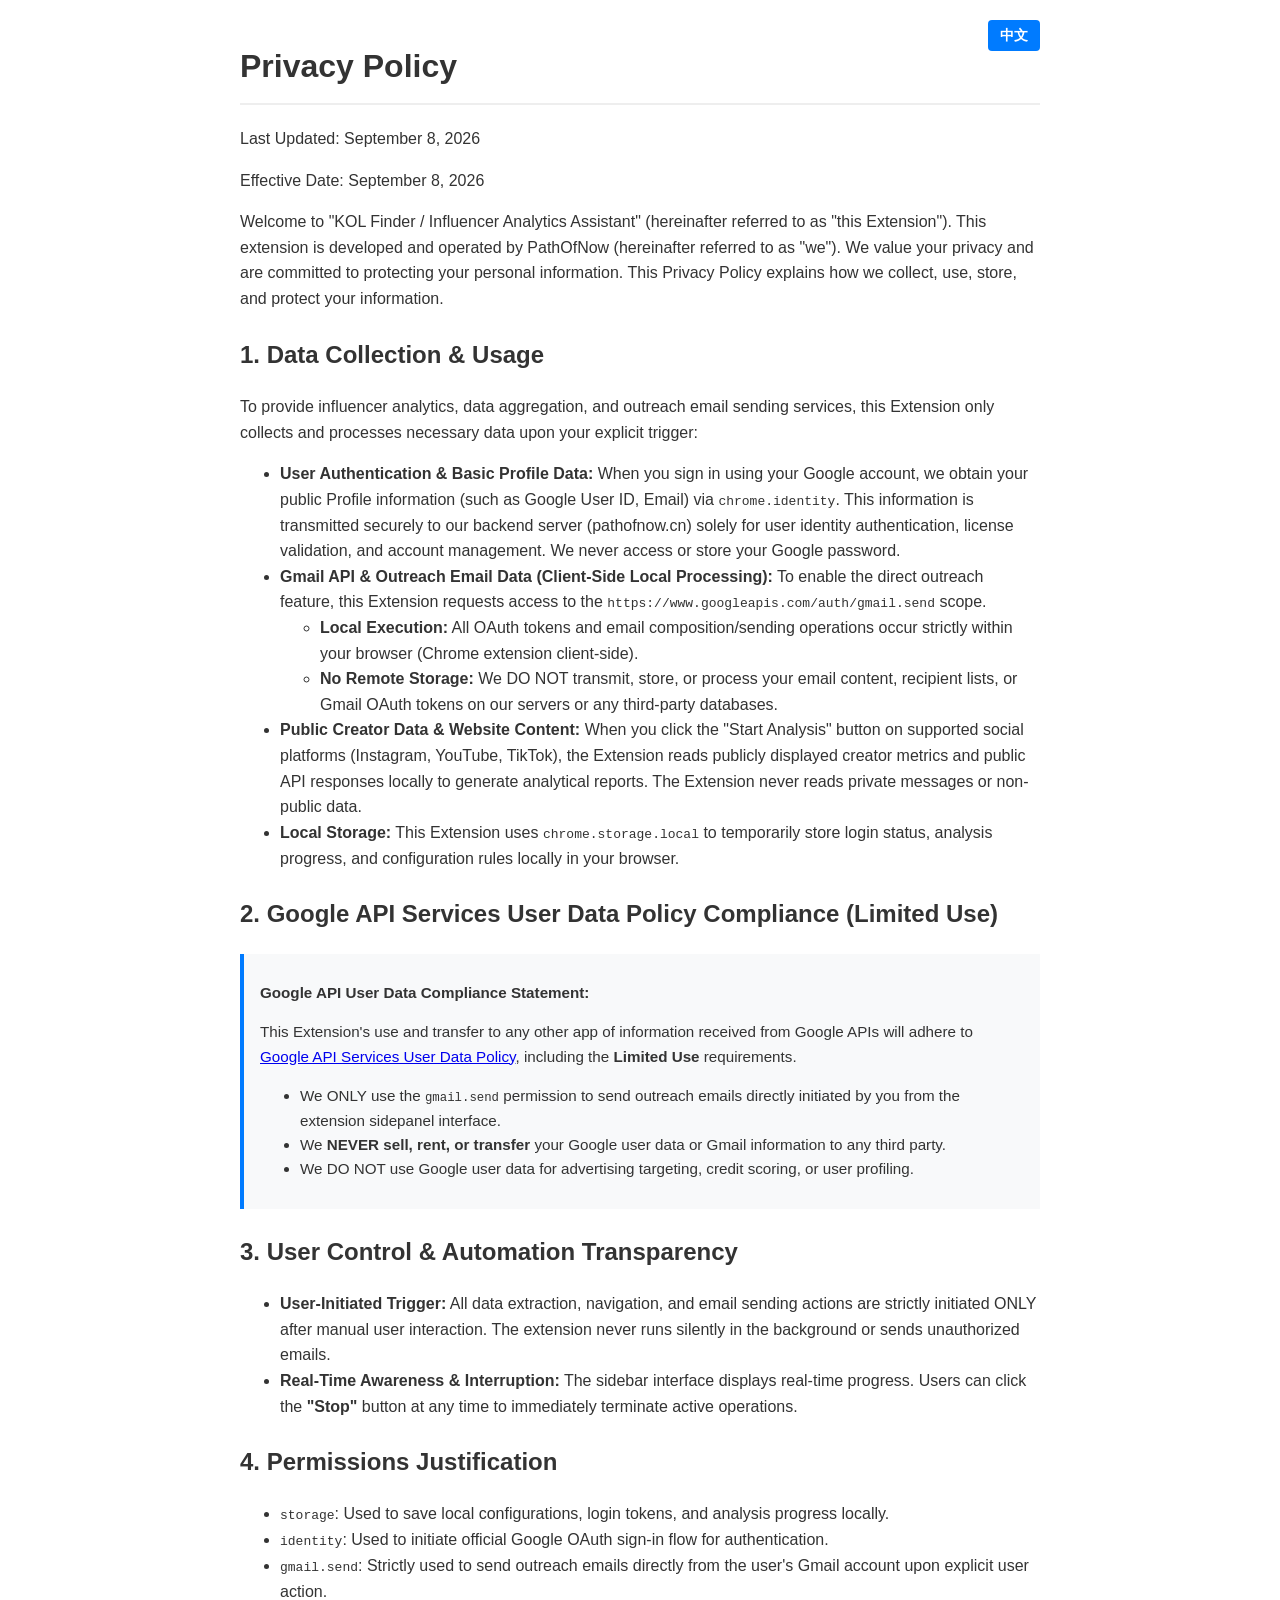
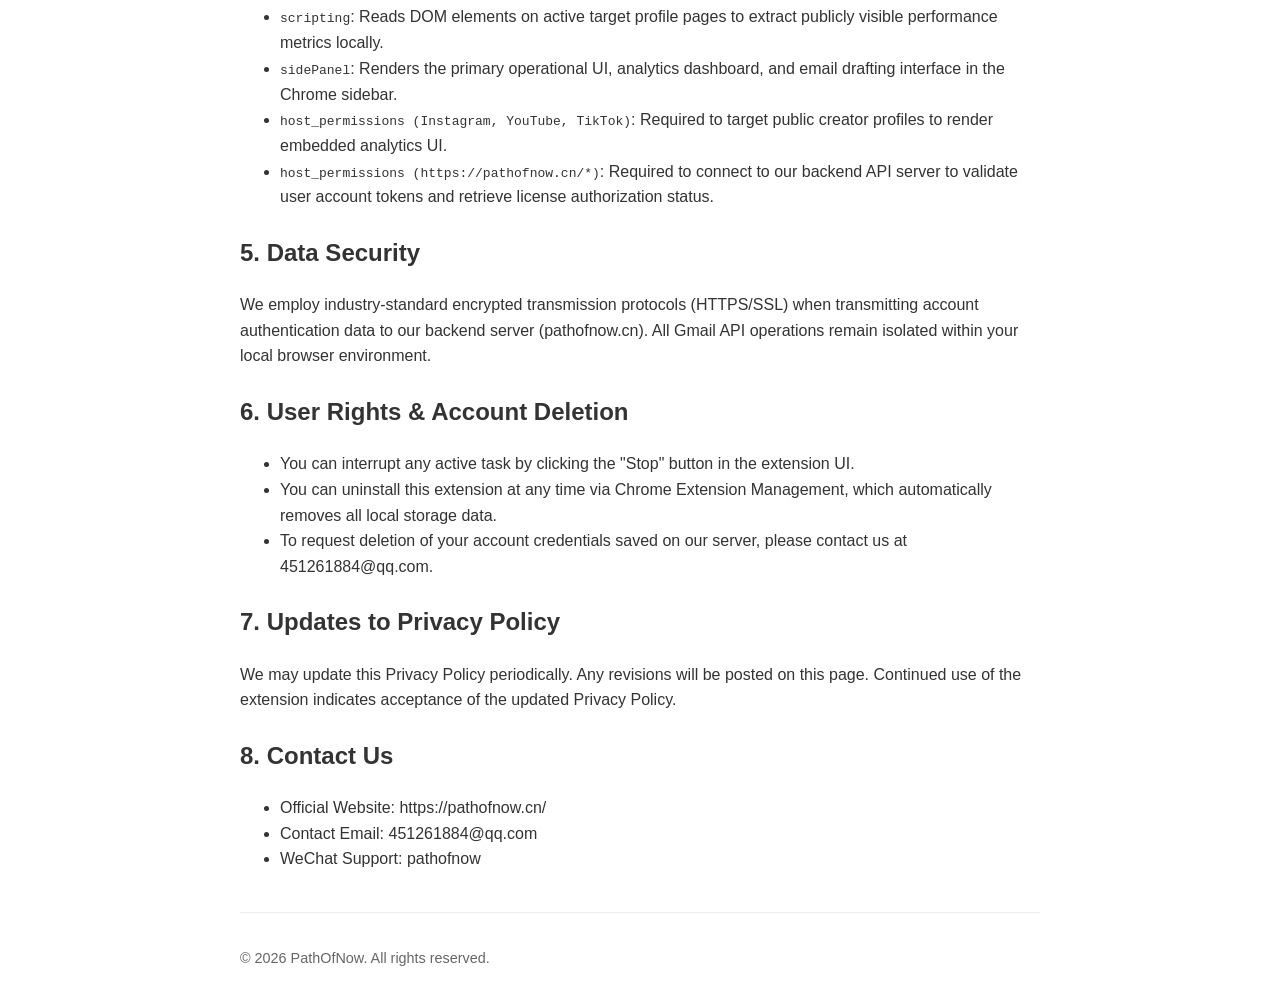
<file: docs/privacy.html>
<!DOCTYPE html>
<html lang="en">

<head>
    <meta charset="UTF-8">
    <meta name="viewport" content="width=device-width, initial-scale=1.0">
    <title>Privacy Policy - KOL Finder & Influencer Analytics Assistant (PathOfNow)</title>

    <style>
        body {
            font-family: -apple-system, BlinkMacSystemFont, "Segoe UI", Roboto, sans-serif;
            line-height: 1.6;
            color: #333;
            max-width: 800px;
            margin: 0 auto;
            padding: 20px;
            position: relative;
        }

        .lang-switch {
            position: absolute;
            top: 20px;
            right: 20px;
        }

        .lang-btn {
            background-color: #007bff;
            color: white;
            border: none;
            padding: 6px 12px;
            border-radius: 4px;
            cursor: pointer;
            font-size: 0.9em;
            font-weight: bold;
        }

        .lang-btn:hover {
            background-color: #0056b3;
        }

        h1 {
            border-bottom: 2px solid #eee;
            padding-bottom: 10px;
            padding-right: 120px;
        }

        h2 {
            margin-top: 24px;
        }

        .notice-box {
            background-color: #f8f9fa;
            border-left: 4px solid #007bff;
            padding: 12px 16px;
            margin: 16px 0;
            font-size: 0.95em;
        }

        footer {
            margin-top: 40px;
            border-top: 1px solid #eee;
            padding-top: 20px;
            font-size: 0.9em;
            color: #666;
        }

        .lang-zh, .lang-en {
            display: none;
        }

        body.show-zh .lang-zh {
            display: block;
        }

        body.show-en .lang-en {
            display: block;
        }
    </style>
</head>

<body class="show-en">
<!-- Language Switcher Button -->
<div class="lang-switch">
    <button class="lang-btn" onclick="toggleLanguage()" id="langBtn">中文</button>
</div>

<!-- ==================== ENGLISH CONTENT ==================== -->
<div class="lang-en">
    <h1>Privacy Policy</h1>
    <p>Last Updated: September 8, 2026</p>
    <p>Effective Date: September 8, 2026</p>

    <p>Welcome to "KOL Finder / Influencer Analytics Assistant" (hereinafter referred to as "this Extension"). This
        extension is developed and operated by PathOfNow (hereinafter referred to as "we"). We value your privacy and
        are committed to protecting your personal information. This Privacy Policy explains how we collect, use, store,
        and protect your information.</p>

    <h2>1. Data Collection & Usage</h2>
    <p>To provide influencer analytics, data aggregation, and outreach email sending services, this Extension only collects and processes necessary data upon your explicit trigger:</p>
    <ul>
        <li><strong>User Authentication & Basic Profile Data:</strong> When you sign in using your Google account, we obtain your public Profile information (such as Google User ID, Email) via <code>chrome.identity</code>. This information is transmitted securely to our backend server (pathofnow.cn) solely for user identity authentication, license validation, and account management. We never access or store your Google password.</li>
        <li><strong>Gmail API & Outreach Email Data (Client-Side Local Processing):</strong> To enable the direct outreach feature, this Extension requests access to the <code>https://www.googleapis.com/auth/gmail.send</code> scope.
            <ul>
                <li><strong>Local Execution:</strong> All OAuth tokens and email composition/sending operations occur strictly within your browser (Chrome extension client-side).</li>
                <li><strong>No Remote Storage:</strong> We DO NOT transmit, store, or process your email content, recipient lists, or Gmail OAuth tokens on our servers or any third-party databases.</li>
            </ul>
        </li>
        <li><strong>Public Creator Data & Website Content:</strong> When you click the "Start Analysis" button on supported social platforms (Instagram, YouTube, TikTok), the Extension reads publicly displayed creator metrics and public API responses locally to generate analytical reports. The Extension never reads private messages or non-public data.</li>
        <li><strong>Local Storage:</strong> This Extension uses <code>chrome.storage.local</code> to temporarily store login status, analysis progress, and configuration rules locally in your browser.</li>
    </ul>

    <h2>2. Google API Services User Data Policy Compliance (Limited Use)</h2>
    <div class="notice-box">
        <p><strong>Google API User Data Compliance Statement:</strong></p>
        <p>This Extension's use and transfer to any other app of information received from Google APIs will adhere to <a href="https://developers.google.com/terms/api-services-user-data-policy" target="_blank" rel="noopener noreferrer">Google API Services User Data Policy</a>, including the <strong>Limited Use</strong> requirements.</p>
        <ul>
            <li>We ONLY use the <code>gmail.send</code> permission to send outreach emails directly initiated by you from the extension sidepanel interface.</li>
            <li>We <strong>NEVER sell, rent, or transfer</strong> your Google user data or Gmail information to any third party.</li>
            <li>We DO NOT use Google user data for advertising targeting, credit scoring, or user profiling.</li>
        </ul>
    </div>

    <h2>3. User Control & Automation Transparency</h2>
    <ul>
        <li><strong>User-Initiated Trigger:</strong> All data extraction, navigation, and email sending actions are strictly initiated ONLY after manual user interaction. The extension never runs silently in the background or sends unauthorized emails.</li>
        <li><strong>Real-Time Awareness & Interruption:</strong> The sidebar interface displays real-time progress. Users can click the <strong>"Stop"</strong> button at any time to immediately terminate active operations.</li>
    </ul>

    <h2>4. Permissions Justification</h2>
    <ul>
        <li><code>storage</code>: Used to save local configurations, login tokens, and analysis progress locally.</li>
        <li><code>identity</code>: Used to initiate official Google OAuth sign-in flow for authentication.</li>
        <li><code>gmail.send</code>: Strictly used to send outreach emails directly from the user's Gmail account upon explicit user action.</li>
        <li><code>scripting</code>: Reads DOM elements on active target profile pages to extract publicly visible performance metrics locally.</li>
        <li><code>sidePanel</code>: Renders the primary operational UI, analytics dashboard, and email drafting interface in the Chrome sidebar.</li>
        <li><code>host_permissions (Instagram, YouTube, TikTok)</code>: Required to target public creator profiles to render embedded analytics UI.</li>
        <li><code>host_permissions (https://pathofnow.cn/*)</code>: Required to connect to our backend API server to validate user account tokens and retrieve license authorization status.</li>
    </ul>

    <h2>5. Data Security</h2>
    <p>We employ industry-standard encrypted transmission protocols (HTTPS/SSL) when transmitting account authentication data to our backend server (pathofnow.cn). All Gmail API operations remain isolated within your local browser environment.</p>

    <h2>6. User Rights & Account Deletion</h2>
    <ul>
        <li>You can interrupt any active task by clicking the "Stop" button in the extension UI.</li>
        <li>You can uninstall this extension at any time via Chrome Extension Management, which automatically removes all local storage data.</li>
        <li>To request deletion of your account credentials saved on our server, please contact us at 451261884@qq.com.</li>
    </ul>

    <h2>7. Updates to Privacy Policy</h2>
    <p>We may update this Privacy Policy periodically. Any revisions will be posted on this page. Continued use of the extension indicates acceptance of the updated Privacy Policy.</p>

    <h2>8. Contact Us</h2>
    <ul>
        <li>Official Website: https://pathofnow.cn/</li>
        <li>Contact Email: 451261884@qq.com</li>
        <li>WeChat Support: pathofnow</li>
    </ul>
</div>

<!-- ==================== 中文内容 ==================== -->
<div class="lang-zh">
    <h1>隐私政策 (Privacy Policy)</h1>
    <p>更新日期：2026年9月8日</p>
    <p>生效日期：2026年9月8日</p>

    <p>欢迎使用“KOL Finder / 红人挖掘与分析助手”（以下简称“本插件”）。本插件由 PathOfNow（以下简称“我们”）开发与运营。我们非常重视您的隐私，并致力于保护您的个人信息。本隐私政策旨在说明我们如何收集、使用、存储和保护您的相关信息。</p>

    <h2>1. 信息收集与使用 (Data Collection & Usage)</h2>
    <p>为了向您提供红人分析、数据聚合以及开发信发送服务，本插件仅在您明确触发的前提下，收集和处理执行功能所必需的数据：</p>
    <ul>
        <li><strong>用户身份验证与基本账号信息：</strong> 当您使用 Google 账号登录本插件时，我们通过 <code>chrome.identity</code> 获取您的公开 Profile 信息（如 Google User ID、Email）。这些信息会通过加密传输至我们的后端服务器（pathofnow.cn），仅用于身份验证、用户授权状态核销与账户识别。我们绝不会访问或保存您的谷歌密码。</li>
        <li><strong>Gmail API 与邮件发送数据（客户端本地处理）：</strong> 本插件申请使用 <code>https://www.googleapis.com/auth/gmail.send</code> 权限以支持直接发送开发信功能。
            <ul>
                <li><strong>本地化处理：</strong> 所有的 OAuth 授权 Token 以及邮件撰写、发送过程均完全在您的本地浏览器（Chrome 插件客户端）内进行。</li>
                <li><strong>不上云/不存储：</strong> 我们绝对不会将您的邮件内容、收件人列表或 Gmail 授权 Token 上传、存储或传输至我们的服务器或任何第三方数据库。</li>
            </ul>
        </li>
        <li><strong>公开数据与网站内容：</strong> 当您在支持的社交平台（Instagram、YouTube、TikTok）上主动点击“开始分析”时，插件在本地解析公开创作者指标与公开 API 响应以生成分析报表，绝不读取私信或非公开隐私。</li>
        <li><strong>本地存储数据：</strong> 本插件使用 <code>chrome.storage.local</code> 在您的本地浏览器中暂存登录状态、分析进度及配置规则。</li>
    </ul>

    <h2>2. Google API 用户数据合规声明（Limited Use 限制使用政策）</h2>
    <div class="notice-box">
        <p><strong>Google API 用户数据限定使用声明：</strong></p>
        <p>本应用对从 Google API 接收到的信息的使用和向任何其他应用转让，均将严格遵循 <a href="https://developers.google.com/terms/api-services-user-data-policy" target="_blank" rel="noopener noreferrer">Google API 服务用户数据政策</a>，包括 <strong>限定使用（Limited Use）要求</strong>。</p>
        <ul>
            <li>我们仅将 Gmail 发送权限（<code>gmail.send</code>）用于您在插件侧边栏界面中主动发起的邮件发送功能。</li>
            <li>我们<strong>绝不出售、出租或转让</strong>您的 Google 用户数据或 Gmail 相关信息给任何第三方。</li>
            <li>我们绝不将 Google 用户数据用于广告推送、信用评估或用户画像等无关商业目的。</li>
        </ul>
    </div>

    <h2>3. 用户控制与自动化机制说明</h2>
    <ul>
        <li><strong>用户主动触发：</strong> 所有页面分析、数据提取和邮件发送，均完全由用户在界面手动点击后才会启动。插件绝不会在后台静默运行或未经授权自动发送邮件。</li>
        <li><strong>实时感知与随时中断：</strong> 侧边栏界面实时展示进度，用户可随时点击 **“停止”** 按钮立即终止当前所有自动化操作。</li>
    </ul>

    <h2>4. 权限使用说明 (Permissions Justification)</h2>
    <ul>
        <li><code>storage</code>：用于在本地保存配置、登录 Token 和分析进度。</li>
        <li><code>identity</code>：用于启动 Google 官方 OAuth 登录流程以完成身份验证。</li>
        <li><code>gmail.send</code>：仅用于在用户主动触发时，通过用户自身的 Gmail 账号发送合作开发信。</li>
        <li><code>scripting</code>：读取目标创作者主页上的公开 DOM 元素以提取互动指标。</li>
        <li><code>sidePanel</code>：在 Chrome 侧边栏展示核心操作界面、分析仪表盘与邮件撰写窗口。</li>
        <li><code>host_permissions (Instagram, YouTube, TikTok)</code>：用于定位公开创作者主页并展示分析界面。</li>
        <li><code>host_permissions (https://pathofnow.cn/*)</code>：用于连接我们的后端 API 服务器以验证用户登录账号身份并检索服务授权状态。</li>
    </ul>

    <h2>5. 数据安全性</h2>
    <p>我们采用行业标准的加密传输协议（HTTPS/SSL）将账号登录验证数据传输至我们的后端服务器（pathofnow.cn）。所有与 Gmail API 相关的邮件发送操作均相互隔离在您的本地浏览器环境中运行。</p>

    <h2>6. 用户权利与数据注销</h2>
    <ul>
        <li>您可以随时点击界面上的“停止”按钮中断任何正在进行的任务。</li>
        <li>您可以在 Chrome 扩展管理页面随时卸载本插件，卸载后本地存储的所有数据将被自动清除。</li>
        <li>如需删除保存在我们服务器上的账号登录记录，请联系我们（邮箱：451261884@qq.com）。</li>
    </ul>

    <h2>7. 隐私政策更新</h2>
    <p>我们可能会不定期更新本隐私政策。任何修订将在本页面公示，变更后继续使用本插件即代表您同意最新的隐私政策内容。</p>

    <h2>8. 联系我们</h2>
    <ul>
        <li>官方网站：https://pathofnow.cn/</li>
        <li>联系邮箱：451261884@qq.com</li>
        <li>微信支持：pathofnow</li>
    </ul>
</div>

<footer>
    <p>© 2026 PathOfNow. All rights reserved.</p>
</footer>

<script>
    function setLanguage(lang) {
        const body = document.body;
        const btn = document.getElementById('langBtn');

        if (lang === 'zh') {
            body.className = 'show-zh';
            btn.innerText = 'English';
            document.documentElement.lang = 'zh-CN';
        } else {
            body.className = 'show-en';
            btn.innerText = '中文';
            document.documentElement.lang = 'en';
        }
    }

    function toggleLanguage() {
        const isZh = document.body.classList.contains('show-zh');
        setLanguage(isZh ? 'en' : 'zh');
    }

    (function autoDetectLanguage() {
        const userLang = navigator.language || navigator.userLanguage || '';
        if (userLang.toLowerCase().startsWith('zh')) {
            setLanguage('zh');
        } else {
            setLanguage('en');
        }
    })();
</script>
</body>

</html>
</file>
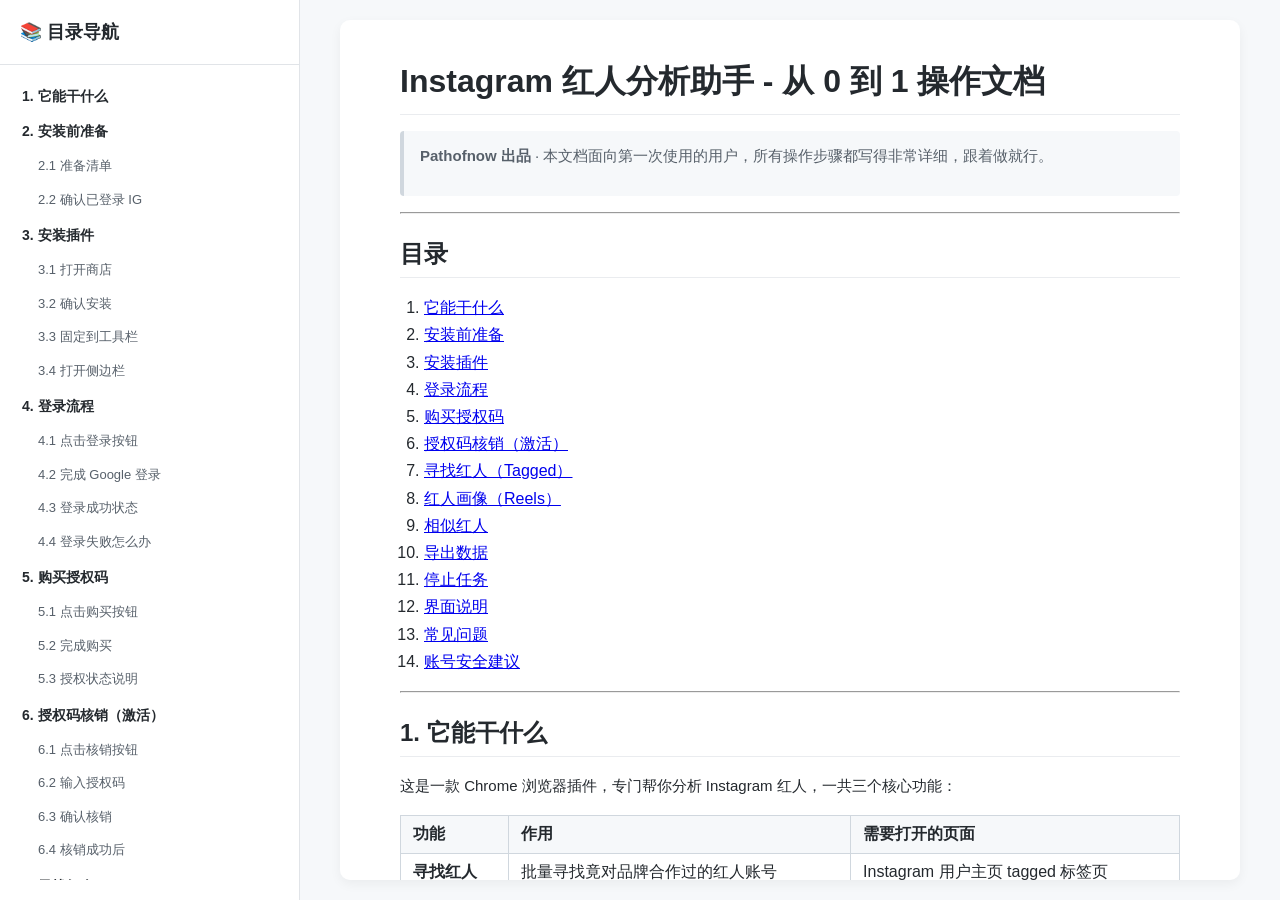
<file: docs/USER_GUIDE.html>
<!DOCTYPE html>
<html lang="zh-CN">
<head>
    <meta charset="UTF-8">
    <meta name="viewport" content="width=device-width, initial-scale=1.0">
    <title>Instagram 红人分析助手操作文档</title>
    <style>
        /* 全局重置与布局 */
        * { margin: 0; padding: 0; box-sizing: border-box; }
        body { font-family: -apple-system, BlinkMacSystemFont, "Segoe UI", Roboto, "Helvetica Neue", Arial, sans-serif; background-color: #f6f8fa; color: #24292e; display: flex; height: 100vh; overflow: hidden; }
        
        /* 左侧导航栏 */
        .sidebar { width: 300px; background-color: #ffffff; border-right: 1px solid #e1e4e8; overflow-y: auto; padding: 20px 0; flex-shrink: 0; display: flex; flex-direction: column; }
        .sidebar-header { padding: 0 20px 20px 20px; border-bottom: 1px solid #e1e4e8; margin-bottom: 15px; }
        .sidebar-header h2 { font-size: 18px; color: #24292e; font-weight: 600; }
        .sidebar-nav { flex: 1; overflow-y: auto; padding: 0 10px; }
        .sidebar-nav ul { list-style: none; padding-left: 0; }
        .sidebar-nav li { margin-bottom: 2px; }
        .sidebar-nav a { display: block; padding: 6px 12px; border-radius: 6px; color: #57606a; text-decoration: none; font-size: 14px; transition: all 0.2s; line-height: 1.5; }
        .sidebar-nav a:hover { background-color: #f3f4f6; color: #24292e; }
        
        /* 层级样式：一级菜单加粗，二级菜单缩进并细化 */
        .sidebar-nav .level-1 { padding-left: 12px; font-weight: 600; color: #24292e; }
        .sidebar-nav .level-2 { padding-left: 28px; font-weight: 400; font-size: 13px; }
        .sidebar-nav .submenu { padding-left: 0; margin-top: 2px; margin-bottom: 4px; }
        
        /* 右侧正文区 */
        .content { flex: 1; overflow-y: auto; padding: 40px 60px; background-color: #ffffff; max-width: 900px; margin: 20px auto; border-radius: 10px; box-shadow: 0 4px 12px rgba(0,0,0,0.05); height: calc(100vh - 40px); }
        
        /* 正文排版样式 */
        .content h1 { font-size: 32px; border-bottom: 1px solid #eaecef; padding-bottom: 0.3em; margin-bottom: 16px; margin-top: 0; font-weight: 600; }
        .content h2 { font-size: 24px; border-bottom: 1px solid #eaecef; padding-bottom: 0.3em; margin-top: 24px; margin-bottom: 16px; font-weight: 600; }
        .content h3 { font-size: 18px; margin-top: 20px; margin-bottom: 12px; font-weight: 600; }
        .content p { margin-bottom: 16px; line-height: 1.7; font-size: 15px; }
        .content blockquote { padding: 0 16px; margin: 0 0 16px 0; border-left: 4px solid #d0d7de; color: #57606a; background-color: #f6f8fa; padding: 12px 16px; border-radius: 4px; }
        .content ul, .content ol { padding-left: 24px; margin-bottom: 16px; line-height: 1.7; }
        .content table { border-collapse: collapse; width: 100%; margin-bottom: 16px; border: 1px solid #d0d7de; }
        .content th, .content td { border: 1px solid #d0d7de; padding: 8px 12px; text-align: left; }
        .content th { background-color: #f6f8fa; font-weight: 600; }
        .content code { padding: 0.2em 0.4em; margin: 0; font-family: ui-monospace,SFMono-Regular,SF Mono,Menlo,Consolas,Liberation Mono,monospace; font-size: 85%; background-color: #f6f8fa; border-radius: 6px; color: #24292e; }
        .content pre { background-color: #f6f8fa; padding: 16px; border-radius: 6px; overflow: auto; margin-bottom: 16px; }
        
        /* 移动端适配 */
        @media (max-width: 768px) { 
            body { flex-direction: column; height: auto; overflow: auto; }
            .sidebar { width: 100%; height: auto; border-right: none; border-bottom: 1px solid #e1e4e8; padding: 15px; max-height: 250px; }
            .content { padding: 20px; margin: 0; height: auto; border-radius: 0; box-shadow: none; }
        }
    </style>
</head>
<body>

    <!-- 左侧导航栏：已补充全文档所有二级标题 -->
    <nav class="sidebar">
        <div class="sidebar-header">
            <h2>📚 目录导航</h2>
        </div>
        <div class="sidebar-nav">
            <ul>
                <li><a href="#1-它能干什么" class="level-1">1. 它能干什么</a></li>
                
                <li><a href="#2-安装前准备" class="level-1">2. 安装前准备</a></li>
                <ul class="submenu">
                    <li><a href="#21-你需要准备的东西" class="level-2">2.1 准备清单</a></li>
                    <li><a href="#22-确认-chrome-已登录-instagram" class="level-2">2.2 确认已登录 IG</a></li>
                </ul>

                <li><a href="#3-安装插件" class="level-1">3. 安装插件</a></li>
                <ul class="submenu">
                    <li><a href="#31-打开谷歌应用商店" class="level-2">3.1 打开商店</a></li>
                    <li><a href="#32-确认安装成功" class="level-2">3.2 确认安装</a></li>
                    <li><a href="#33-把插件图标固定到工具栏推荐" class="level-2">3.3 固定到工具栏</a></li>
                    <li><a href="#34-打开侧边栏" class="level-2">3.4 打开侧边栏</a></li>
                </ul>

                <li><a href="#4-登录流程" class="level-1">4. 登录流程</a></li>
                <ul class="submenu">
                    <li><a href="#41-点击登录按钮" class="level-2">4.1 点击登录按钮</a></li>
                    <li><a href="#42-完成-google-登录" class="level-2">4.2 完成 Google 登录</a></li>
                    <li><a href="#43-登录成功后的样子" class="level-2">4.3 登录成功状态</a></li>
                    <li><a href="#44-登录失败怎么办" class="level-2">4.4 登录失败怎么办</a></li>
                </ul>

                <li><a href="#5-购买授权码" class="level-1">5. 购买授权码</a></li>
                <ul class="submenu">
                    <li><a href="#51-点击购买按钮" class="level-2">5.1 点击购买按钮</a></li>
                    <li><a href="#52-完成购买" class="level-2">5.2 完成购买</a></li>
                    <li><a href="#53-授权状态说明" class="level-2">5.3 授权状态说明</a></li>
                </ul>

                <li><a href="#6-授权码核销激活" class="level-1">6. 授权码核销（激活）</a></li>
                <ul class="submenu">
                    <li><a href="#61-点击核销按钮" class="level-2">6.1 点击核销按钮</a></li>
                    <li><a href="#62-输入授权码" class="level-2">6.2 输入授权码</a></li>
                    <li><a href="#63-确认核销" class="level-2">6.3 确认核销</a></li>
                    <li><a href="#64-核销成功后" class="level-2">6.4 核销成功后</a></li>
                </ul>

                <li><a href="#7-功能一寻找红人tagged" class="level-1">7. 寻找红人（Tagged）</a></li>
                <ul class="submenu">
                    <li><a href="#71-第一步打开-tagged-页面" class="level-2">7.1 打开 Tagged 页面</a></li>
                    <li><a href="#72-第二步切换到寻找红人标签页" class="level-2">7.2 切换到标签页</a></li>
                    <li><a href="#73-第三步确认页面状态正确" class="level-2">7.3 确认页面状态</a></li>
                    <li><a href="#74-第四步点击开始分析" class="level-2">7.4 点击开始分析</a></li>
                    <li><a href="#75-第五步等待分析" class="level-2">7.5 等待分析</a></li>
                    <li><a href="#76停止分析可选" class="level-2">7.6 停止分析（可选）</a></li>
                    <li><a href="#77-统计数据说明" class="level-2">7.7 统计数据说明</a></li>
                    <li><a href="#78-分析完成" class="level-2">7.8 分析完成</a></li>
                    <li><a href="#79-导出结果" class="level-2">7.9 导出结果</a></li>
                </ul>

                <li><a href="#8-功能二红人画像reels" class="level-1">8. 红人画像（Reels）</a></li>
                <ul class="submenu">
                    <li><a href="#81-第一步打开用户主页" class="level-2">8.1 打开用户主页</a></li>
                    <li><a href="#82-第二步切换到红人画像标签页" class="level-2">8.2 切换到画像标签页</a></li>
                    <li><a href="#83-第三步确认页面状态" class="level-2">8.3 确认页面状态</a></li>
                    <li><a href="#84-第四步点击开始分析" class="level-2">8.4 点击开始分析</a></li>
                    <li><a href="#85-第五步等待分析" class="level-2">8.5 等待分析</a></li>
                    <li><a href="#86停止分析可选" class="level-2">8.6 停止分析（可选）</a></li>
                    <li><a href="#87-统计数据说明" class="level-2">8.7 统计数据说明</a></li>
                    <li><a href="#88-分析完成" class="level-2">8.8 分析完成</a></li>
                    <li><a href="#89-导出结果" class="level-2">8.9 导出结果</a></li>
                </ul>

                <li><a href="#9-功能三相似红人" class="level-1">9. 相似红人</a></li>
                <ul class="submenu">
                    <li><a href="#91-第一步打开用户主页" class="level-2">9.1 打开用户主页</a></li>
                    <li><a href="#92-第二步切换到相似红人标签页" class="level-2">9.2 切换到相似红人标签页</a></li>
                    <li><a href="#93-第三步确认页面状态" class="level-2">9.3 确认页面状态</a></li>
                    <li><a href="#94-第四步点击开始分析" class="level-2">9.4 点击开始分析</a></li>
                    <li><a href="#95-第五步等待分析" class="level-2">9.5 等待分析</a></li>
                    <li><a href="#96停止分析可选" class="level-2">9.6 停止分析（可选）</a></li>
                    <li><a href="#97-统计数据说明" class="level-2">9.7 统计数据说明</a></li>
                    <li><a href="#98-分析完成" class="level-2">9.8 分析完成</a></li>
                    <li><a href="#99-导出结果" class="level-2">9.9 导出结果</a></li>
                </ul>

                <li><a href="#10-导出数据" class="level-1">10. 导出数据</a></li>
                <ul class="submenu">
                    <li><a href="#101-什么时候可以导出" class="level-2">10.1 导出时机</a></li>
                    <li><a href="#102-怎么导出" class="level-2">10.2 怎么导出</a></li>
                    <li><a href="#103-打开导出的文件" class="level-2">10.3 打开导出的文件</a></li>
                    <li><a href="#104-没有数据怎么办" class="level-2">10.4 没有数据怎么办</a></li>
                </ul>

                <li><a href="#11-停止任务" class="level-1">11. 停止任务</a></li>
                <ul class="submenu">
                    <li><a href="#111-什么时候需要停止" class="level-2">11.1 什么时候停止</a></li>
                    <li><a href="#112-怎么停止" class="level-2">11.2 怎么停止</a></li>
                    <li><a href="#113-停止的两种情况" class="level-2">11.3 停止的两种情况</a></li>
                    <li><a href="#114-停止按钮防误触" class="level-2">11.4 停止按钮防误触</a></li>
                    <li><a href="#115-三个功能不能同时运行" class="level-2">11.5 功能不能同时运行</a></li>
                </ul>

                <li><a href="#12-界面说明" class="level-1">12. 界面说明</a></li>
                <ul class="submenu">
                    <li><a href="#121-顶部区域" class="level-2">12.1 顶部区域</a></li>
                    <li><a href="#122-功能标签页" class="level-2">12.2 功能标签页</a></li>
                    <li><a href="#123-状态提示区" class="level-2">12.3 状态提示区</a></li>
                    <li><a href="#124-统计卡片" class="level-2">12.4 统计卡片</a></li>
                    <li><a href="#125-进度条" class="level-2">12.5 进度条</a></li>
                    <li><a href="#126-当前处理红人" class="level-2">12.6 当前处理红人</a></li>
                    <li><a href="#127-操作按钮" class="level-2">12.7 操作按钮</a></li>
                    <li><a href="#128-日志区域" class="level-2">12.8 日志区域</a></li>
                    <li><a href="#129-安全提示" class="level-2">12.9 安全提示</a></li>
                </ul>

                <li><a href="#13-常见问题" class="level-1">13. 常见问题</a></li>
                <ul class="submenu">
                    <li><a href="#131-点击工具栏图标没反应" class="level-2">13.1 点击没反应</a></li>
                    <li><a href="#132-提示请先登录" class="level-2">13.2 提示请先登录</a></li>
                    <li><a href="#133-提示当前账号未授权" class="level-2">13.3 提示未授权</a></li>
                    <li><a href="#134-提示会员已过期" class="level-2">13.4 提示已过期</a></li>
                    <li><a href="#135-开始分析按钮是灰色的" class="level-2">13.5 开始按钮灰色</a></li>
                    <li><a href="#136-提示请在-instagram-tagged-页面点击开始分析" class="level-2">13.6 提示需 Tagged 页</a></li>
                    <li><a href="#137-提示请打开用户主页" class="level-2">13.7 提示需主页</a></li>
                    <li><a href="#138-点击开始分析滚动失败" class="level-2">13.8 分析滚动失败</a></li>
                    <li><a href="#139-分析卡住不动" class="level-2">13.9 分析卡住不动</a></li>
                    <li><a href="#1310-导出提示没有可导出的数据" class="level-2">13.10 导出无数据</a></li>
                    <li><a href="#1311-分析结果很多失败" class="level-2">13.11 很多失败</a></li>
                    <li><a href="#1312-侧边栏关闭后状态丢失" class="level-2">13.12 状态丢失</a></li>
                    <li><a href="#1313-浏览器重启后还能恢复吗" class="level-2">13.13 重启能恢复吗</a></li>
                    <li><a href="#1314-联系客服" class="level-2">13.14 联系客服</a></li>
                </ul>

                <li><a href="#14-账号安全建议" class="level-1">14. 账号安全建议</a></li>
                <ul class="submenu">
                    <li><a href="#141-控制分析数量" class="level-2">14.1 控制分析数量</a></li>
                    <li><a href="#142-其他建议" class="level-2">14.2 其他建议</a></li>
                    <li><a href="#143-如果被-instagram-限制" class="level-2">14.3 被限制处理</a></li>
                </ul>
            </ul>
        </div>
    </nav>

    <!-- 右侧正文内容 -->
    <main class="content">
        <h1>Instagram 红人分析助手 - 从 0 到 1 操作文档</h1>
        
        <blockquote><p><strong>Pathofnow 出品</strong> · 本文档面向第一次使用的用户，所有操作步骤都写得非常详细，跟着做就行。</p></blockquote>
        <hr>

        <h2>目录</h2>
        <ol>
            <li><a href="#1-它能干什么">它能干什么</a></li>
            <li><a href="#2-安装前准备">安装前准备</a></li>
            <li><a href="#3-安装插件">安装插件</a></li>
            <li><a href="#4-登录流程">登录流程</a></li>
            <li><a href="#5-购买授权码">购买授权码</a></li>
            <li><a href="#6-授权码核销激活">授权码核销（激活）</a></li>
            <li><a href="#7-功能一寻找红人tagged">寻找红人（Tagged）</a></li>
            <li><a href="#8-功能二红人画像reels">红人画像（Reels）</a></li>
            <li><a href="#9-功能三相似红人">相似红人</a></li>
            <li><a href="#10-导出数据">导出数据</a></li>
            <li><a href="#11-停止任务">停止任务</a></li>
            <li><a href="#12-界面说明">界面说明</a></li>
            <li><a href="#13-常见问题">常见问题</a></li>
            <li><a href="#14-账号安全建议">账号安全建议</a></li>
        </ol>
        <hr>

        <h2 id="1-它能干什么">1. 它能干什么</h2>
        <p>这是一款 Chrome 浏览器插件，专门帮你分析 Instagram 红人，一共三个核心功能：</p>
        <table>
            <thead><tr><th>功能</th><th>作用</th><th>需要打开的页面</th></tr></thead>
            <tbody>
                <tr><td><strong>寻找红人</strong></td><td>批量寻找竟对品牌合作过的红人账号</td><td>Instagram 用户主页 tagged 标签页</td></tr>
                <tr><td><strong>红人画像</strong></td><td>分析红人是否是优质红人</td><td>Instagram 用户主页</td></tr>
                <tr><td><strong>相似红人</strong></td><td>基于目标红人推荐同类型优质红人</td><td>Instagram 用户主页</td></tr>
            </tbody>
        </table>
        <p>采集完成后，可以一键导出 Excel（CSV）文件。</p>
        <hr>

        <h2 id="2-安装前准备">2. 安装前准备</h2>
        <h3 id="21-你需要准备的东西">2.1 你需要准备的东西</h3>
        <ol>
            <li><strong>一台电脑</strong>（Windows / Mac 都可以）</li>
            <li><strong>Chrome 浏览器</strong>（或 Edge、360 等基于 Chromium 的浏览器）</li>
            <li><strong>一个 Google 账号</strong>（用于登录插件）</li>
            <li><strong>一个 Instagram 账号</strong>（已经登录在浏览器里）</li>
            <li><strong>安装插件</strong>（谷歌应用商店搜索插件名称 pathofnow）</li>
        </ol>
        <h3 id="22-确认-chrome-已登录-instagram">2.2 确认 Chrome 已登录 Instagram</h3>
        <ol>
            <li>打开 Chrome 浏览器</li>
            <li>地址栏输入 <code>https://www.instagram.com/</code> 回车</li>
            <li>确认你已经登录了自己的 Instagram 账号（能看到首页动态就行）</li>
        </ol>
        <blockquote><p>如果没登录 Instagram，插件没法采集数据。</p></blockquote>
        <hr>

        <h2 id="3-安装插件">3. 安装插件</h2>
        <h3 id="31-打开谷歌应用商店">3.1 打开谷歌应用商店</h3>
        <ol>
            <li>在 Chrome 地址栏输入下面这串地址，回车：<br><code>https://chromewebstore.google.com/search/pathofnow?hl=zh-CN&amp;authuser=0</code></li>
            <li>搜索结果会展示 :Instagram 红人分析助手 - pathofnow 。</li>
            <li>鼠标点击，会跳转到插件详情和安装页，点击 添加至 Chrome 进行安装</li>
        </ol>
        <h3 id="32-确认安装成功">3.2 确认安装成功</h3>
        <p>安装成功后，你会看到：</p>
        <ul>
            <li>扩展列表里多了一个叫「🚀 Instagram 红人分析助手 - pathofnow」的卡片</li>
            <li>Chrome 工具栏右上角会出现一个插件图标（可能藏在拼图图标里）</li>
        </ul>
        <h3 id="33-把插件图标固定到工具栏推荐">3.3 把插件图标固定到工具栏（推荐）</h3>
        <ol>
            <li>点击 Chrome 工具栏右上角的<strong>拼图图标</strong> 🧩</li>
            <li>找到「Instagram 红人分析助手」</li>
            <li>点击它右边的<strong>图钉</strong>图标📌，把它固定到工具栏</li>
        </ol>
        <blockquote><p>固定后，以后点一下图标就能打开侧边栏，很方便。</p></blockquote>
        <h3 id="34-打开侧边栏">3.4 打开侧边栏</h3>
        <p>点击工具栏上的插件图标，浏览器右侧会弹出一个<strong>侧边栏</strong>，这就是插件的操作界面。</p>
        <blockquote><p>如果点击没反应，看<a href="#13-常见问题">常见问题</a>。</p></blockquote>
        <hr>

        <h2 id="4-登录流程">4. 登录流程</h2>
        <blockquote><p>必须先登录，才能使用所有功能。</p></blockquote>
        <h3 id="41-点击登录按钮">4.1 点击登录按钮</h3>
        <p>打开侧边栏后，在<strong>顶部</strong>你会看到一个蓝色按钮：</p>
        <pre><code>[ 使用谷歌账户登录 ]</code></pre>
        <p>点击它。</p>
        <h3 id="42-完成-google-登录">4.2 完成 Google 登录</h3>
        <p>点击后：</p>
        <ol>
            <li>浏览器会弹出一个 Google 登录窗口</li>
            <li>选择你的 Google 账号（或输入账号密码登录）</li>
            <li>如果提示「是否允许」，点「允许」/「继续」</li>
        </ol>
        <h3 id="43-登录成功后的样子">4.3 登录成功后的样子</h3>
        <p>登录成功后，顶部会显示：</p>
        <ul>
            <li>你的<strong>头像</strong>（名字首字母）</li>
            <li>你的<strong>名字</strong></li>
            <li>你的<strong>邮箱</strong></li>
            <li>授权状态标签（下面会讲）</li>
        </ul>
        <h3 id="44-登录失败怎么办">4.4 登录失败怎么办</h3>
        <p>如果登录失败，顶部会显示红色错误提示，常见原因：</p>
        <ul>
            <li><strong>网络问题</strong>：确保能正常访问 Google</li>
            <li><strong>Google 账号未选择</strong>：重新点击登录按钮，选一个账号</li>
            <li><strong>弹窗被拦截</strong>：允许浏览器弹窗</li>
            <li><strong>后端服务器连接失败</strong></li>
        </ul>
        <p>如果是登录谷歌失败可以重试，多试几次。</p>
        <p>如果是后端服务连接失败，点右侧的「<strong>获取授权</strong>」按钮重试。</p>
        <hr>

        <h2 id="5-购买授权码">5. 购买授权码</h2>
        <blockquote><p>登录 Google 只是身份验证，还要购买授权码并核销，才能真正使用功能。</p></blockquote>
        <h3 id="51-点击购买按钮">5.1 点击购买按钮</h3>
        <p>在侧边栏顶部右侧，找到红色按钮：</p>
        <pre><code>[ 购买授权码 ]</code></pre>
        <p>点击它，会打开一个新网页（购买页面）。</p>
        <h3 id="52-完成购买">5.2 完成购买</h3>
        <p>在打开的购买页面里，按照网站提示完成支付，你会获得一串<strong>授权码</strong>（一串字母数字组合的字符串）。</p>
        <blockquote><p>请保存好这个授权码，后面核销要用。</p></blockquote>
        <h3 id="53-授权状态说明">5.3 授权状态说明</h3>
        <p>在侧边栏顶部，你会看到一个授权状态标签：</p>
        <table>
            <thead><tr><th>标签</th><th>颜色</th><th>含义</th></tr></thead>
            <tbody>
                <tr><td><strong>已授权</strong></td><td>绿色</td><td>授权有效，可以使用所有功能</td></tr>
                <tr><td><strong>未授权</strong></td><td>灰色</td><td>还没核销授权码，需要先购买并核销</td></tr>
            </tbody>
        </table>
        <p>旁边还会显示「<strong>到期: YYYY-MM-DD</strong>」，告诉你授权什么时候到期。</p>
        <hr>

        <h2 id="6-授权码核销激活">6. 授权码核销（激活）</h2>
        <blockquote><p>买到授权码后，必须核销才能激活授权。</p></blockquote>
        <h3 id="61-点击核销按钮">6.1 点击核销按钮</h3>
        <p>在侧边栏顶部右侧，找到蓝色按钮：</p>
        <pre><code>[ 授权码核销 ]</code></pre>
        <p>点击它，会弹出一个输入框。</p>
        <h3 id="62-输入授权码">6.2 输入授权码</h3>
        <p>在弹出的输入框里，<strong>粘贴或输入</strong>你购买时获得的授权码。</p>
        <h3 id="63-确认核销">6.3 确认核销</h3>
        <p>点击「<strong>确定</strong>」按钮。</p>
        <ul>
            <li><strong>核销成功</strong>：输入框关闭，顶部授权状态变成绿色的「已授权」，并显示到期日期</li>
            <li><strong>核销失败</strong>：输入框下方会显示红色错误原因，常见原因：
               <ul><li>授权码输入错误 → 检查后重新输入</li><li>授权码已被使用 → 一个授权码只能用一次</li><li>授权码已过期 → 联系卖家</li><li>未登录 → 先完成 Google 登录</li></ul>
            </li>
        </ul>
        <h3 id="64-核销成功后">6.4 核销成功后</h3>
        <p>核销成功后，插件会自动刷新授权状态。如果没自动刷新，点击右上角的「<strong>获取授权</strong>」按钮手动刷新。</p>
        <hr>

        <h2 id="7-功能一寻找红人tagged">7. 功能一：寻找红人（Tagged）</h2>
        <blockquote><p>作用：批量采集某个账号被标记（Tagged）的所有帖子里的红人信息。</p></blockquote>
        <h3 id="71-第一步打开-tagged-页面">7.1 第一步：打开 Tagged 页面</h3>
        <ol>
            <li>在 Chrome 中打开 Instagram</li>
            <li>打开某个账号的 <strong>Tagged 页面</strong>，网址格式是这样的：<br><code>https://www.instagram.com/用户名/tagged/</code></li>
        </ol>
        <p>举个例子，要采集 <code>nike</code> 被标记的帖子，就打开：</p>
        <pre><code>https://www.instagram.com/nike/tagged/</code></pre>
        <blockquote><p><strong>怎么找到 Tagged 页面？</strong><br>1. 打开某个用户的主页<br>2. 在主页上方有一排标签：帖子、Reels、Tagged（被标记）<br>3. 点击「Tagged」标签<br>4. 看浏览器地址栏，网址后面应该有 <code>/tagged/</code></p></blockquote>
        <h3 id="72-第二步切换到寻找红人标签页">7.2 第二步：切换到「寻找红人」标签页</h3>
        <p>在侧边栏中间，有一排三个大标签：</p>
        <pre><code>[ 寻找红人 ]  [ 红人画像 ]  [ 相似红人 ]</code></pre>
        <p>点击最左边的「<strong>寻找红人</strong>」。</p>
        <h3 id="73-第三步确认页面状态正确">7.3 第三步：确认页面状态正确</h3>
        <p>切换标签后，上方会显示状态提示：</p>
        <ul>
            <li>✅ <strong>正常</strong>：显示「请在 Instagram Tagged 页面点击开始分析」，开始按钮可点击</li>
            <li>❌ <strong>页面不对</strong>：显示红色提示，开始按钮灰色不可点<ul><li>解决：确认网址里有 <code>/tagged/</code>，重新打开正确的 Tagged 页面</li></ul></li>
        </ul>
        <h3 id="74-第四步点击开始分析">7.4 第四步：点击「开始分析」</h3>
        <p>点击蓝色的「<strong>开始分析</strong>」按钮。</p>
        <p>点击后：</p>
        <ol>
            <li>按钮变成灰色不可点</li>
            <li>「停止」按钮变成红色可点</li>
            <li>状态提示变成「正在收集帖子...」</li>
            <li>页面会<strong>自动滚动</strong>，收集所有帖子的链接</li>
            <li>下方日志会实时显示进度</li>
        </ol>
        <blockquote><p><strong>重要</strong>：收集帖子阶段，请保持这个页面在屏幕上可见，不要切到别的标签页，否则滚动可能停下来。</p></blockquote>
        <h3 id="75-第五步等待分析">7.5 第五步：等待分析</h3>
        <p>收集完帖子后，插件会自动开始<strong>逐个分析</strong>每个帖子的作者：</p>
        <ol>
            <li>状态变成「分析中」</li>
            <li>进度条和统计数字会实时更新</li>
            <li>「当前处理红人」会显示正在分析的用户名</li>
            <li>日志会显示每个帖子的分析结果</li>
        </ol>
        <blockquote><p>分析阶段比较长（每个帖子要打开页面提取数据），可以<strong>最小化浏览器窗口</strong>去做别的事，后台会继续跑。</p></blockquote>
        <h3 id="76停止分析可选">7.6 停止分析（可选）</h3>
        <h4>首次点击「停止」按钮</h4>
        <ol><li>立即停止滚动收集待分析帖子数</li><li>开始分析帖子红人数据</li></ol>
        <h4>第二次点击「停止」按钮</h4>
        <ol><li>立即停止分析帖子红人数据</li><li>分析流程结束,可以导出已分析的数据</li></ol>
        <h3 id="77-统计数据说明">7.7 统计数据说明</h3>
        <p>在分析过程中，上方会显示四个统计卡片：</p>
        <table><thead><tr><th>卡片</th><th>含义</th></tr></thead><tbody>
            <tr><td><strong>待分析</strong></td><td>一共收集到多少个帖子</td></tr>
            <tr><td><strong>已分析</strong></td><td>已经分析完多少个</td></tr>
            <tr><td><strong>成功</strong></td><td>成功提取到数据的数量</td></tr>
            <tr><td><strong>失败</strong></td><td>提取失败的数量</td></tr>
        </tbody></table>
        <h3 id="78-分析完成">7.8 分析完成</h3>
        <p>全部分析完成后：</p>
        <ul>
            <li>状态变成「已完成」</li>
            <li>「开始分析」按钮恢复可点</li>
            <li>「停止」按钮变灰</li>
            <li>「导出 Excel」按钮变亮可点</li>
            <li>日志显示「分析完成！成功:XX 失败:XX」</li>
        </ul>
        <h3 id="79-导出结果">7.9 导出结果</h3>
        <p>点击「<strong>导出 Excel</strong>」按钮，会自动下载一个 CSV 文件，包含以下字段：</p>
        <table><thead><tr><th>字段</th><th>说明</th></tr></thead><tbody>
            <tr><td>帖子链接</td><td>帖子的 URL</td></tr>
            <tr><td>时间</td><td>帖子发布时间</td></tr>
            <tr><td>点赞</td><td>点赞数</td></tr>
            <tr><td>评论</td><td>评论数</td></tr>
            <tr><td>Tagged账户</td><td>被标记的账号</td></tr>
            <tr><td>用户名</td><td>帖子作者的用户名</td></tr>
            <tr><td>位置</td><td>帖子地理位置</td></tr>
            <tr><td>主页链接</td><td>作者的主页 URL</td></tr>
            <tr><td>昵称</td><td>作者的昵称</td></tr>
            <tr><td>粉丝数</td><td>作者的粉丝数</td></tr>
            <tr><td>邮箱</td><td>作者的邮箱（如果能找到）</td></tr>
            <tr><td>红人类型</td><td>作者的内容分类</td></tr>
            <tr><td>媒体类型</td><td>帖子类型（图片/视频）</td></tr>
        </tbody></table>
        <blockquote><p>CSV 文件可以用 Excel、WPS、Numbers 等表格软件打开。</p></blockquote>
        <hr>

        <h2 id="8-功能二红人画像reels">8. 功能二：红人画像（Reels）</h2>
        <blockquote><p>作用：分析某个红人的 Reels 数据，统计平均播放、评论、点赞数。</p></blockquote>
        <h3 id="81-第一步打开用户主页">8.1 第一步：打开用户主页</h3>
        <ol>
            <li>在 Chrome 中打开 Instagram</li>
            <li>打开某个红人的<strong>主页</strong>，网址格式：<br><code>https://www.instagram.com/用户名/</code></li>
        </ol>
        <p>比如要分析 <code>cristiano</code>，就打开：</p>
        <pre><code>https://www.instagram.com/cristiano/</code></pre>
        <blockquote><p>不需要手动点 Reels 标签，插件会自动跳转。</p></blockquote>
        <h3 id="82-第二步切换到红人画像标签页">8.2 第二步：切换到「红人画像」标签页</h3>
        <p>在侧边栏点击中间的「<strong>红人画像</strong>」标签。</p>
        <h3 id="83-第三步确认页面状态">8.3 第三步：确认页面状态</h3>
        <ul>
            <li>✅ <strong>正常</strong>：显示「请打开用户主页，点击 Reels 图标触发数据加载后开始分析」</li>
            <li>❌ <strong>页面不对</strong>：确认网址是用户主页（不是帖子页、不是 Tagged 页）</li>
        </ul>
        <h3 id="84-第四步点击开始分析">8.4 第四步：点击「开始分析」</h3>
        <p>点击蓝色的「<strong>开始分析</strong>」按钮。</p>
        <p>点击后：</p>
        <ol>
            <li>插件自动跳转到该用户的 <code>/reels/</code> 页面</li>
            <li>页面开始自动滚动，收集 Reels 数据</li>
            <li>日志显示「正在收集 Reels 数据...」</li>
        </ol>
        <blockquote><p><strong>重要</strong>：收集阶段保持页面可见，不要切换标签页。</p></blockquote>
        <h3 id="85-第五步等待分析">8.5 第五步：等待分析</h3>
        <p>Reels 分析会：</p>
        <ol>
            <li>滚动页面触发 Instagram 加载更多 Reels</li>
            <li>拦截 Instagram 的数据接口，收集每个 Reels 的播放数、点赞数、评论数</li>
            <li>实时更新进度和统计</li>
        </ol>
        <h3 id="86停止分析可选">8.6 停止分析（可选）</h3>
        <h4>点击「停止」按钮</h4>
        <ol><li>立即停止滚动收集reels 视频的互动数据</li><li>开始分析已经的收集reels 视频的红人互动数据</li><li>分析流程结束,可以导出已分析的数据</li></ol>
        <h3 id="87-统计数据说明">8.7 统计数据说明</h3>
        <p>上方四个统计卡片：</p>
        <table><thead><tr><th>卡片</th><th>含义</th></tr></thead><tbody>
            <tr><td><strong>粉丝数</strong></td><td>该红人的粉丝数量</td></tr>
            <tr><td><strong>平均播放数</strong></td><td>所有 Reels 的平均播放数</td></tr>
            <tr><td><strong>平均评论数</strong></td><td>所有 Reels 的平均评论数</td></tr>
            <tr><td><strong>平均点赞数</strong></td><td>所有 Reels 的平均点赞数</td></tr>
        </tbody></table>
        <h3 id="88-分析完成">8.8 分析完成</h3>
        <p>完成后：</p>
        <ul>
            <li>状态变成「已完成」</li>
            <li>「导出 Excel」按钮变亮</li>
            <li>日志显示完成信息</li>
        </ul>
        <h3 id="89-导出结果">8.9 导出结果</h3>
        <p>点击「<strong>导出 Excel</strong>」按钮，下载的 CSV 文件包含：</p>
        <table><thead><tr><th>字段</th><th>说明</th></tr></thead><tbody>
            <tr><td>红人账户名称</td><td>用户名</td></tr>
            <tr><td>红人主页地址</td><td>主页 URL</td></tr>
            <tr><td>粉丝数</td><td>粉丝数量</td></tr>
            <tr><td>平均播放数</td><td>Reels 平均播放</td></tr>
            <tr><td>平均评论数</td><td>Reels 平均评论</td></tr>
            <tr><td>平均点赞数</td><td>Reels 平均点赞</td></tr>
            <tr><td>分析帖子数</td><td>分析了多少个 Reels</td></tr>
        </tbody></table>
        <hr>

        <h2 id="9-功能三相似红人">9. 功能三：相似红人</h2>
        <blockquote><p>作用：找出和某个红人相似的其他红人，并采集他们的详细信息。</p></blockquote>
        <h3 id="91-第一步打开用户主页">9.1 第一步：打开用户主页</h3>
        <p>和「红人画像」一样，先打开某个红人的主页：</p>
        <pre><code>https://www.instagram.com/用户名/</code></pre>
        <h3 id="92-第二步切换到相似红人标签页">9.2 第二步：切换到「相似红人」标签页</h3>
        <p>在侧边栏点击最右边的「<strong>相似红人</strong>」标签。</p>
        <h3 id="93-第三步确认页面状态">9.3 第三步：确认页面状态</h3>
        <ul>
            <li>✅ <strong>正常</strong>：显示「请打开用户主页后点击开始分析」</li>
            <li>❌ <strong>页面不对</strong>：确认网址是用户主页</li>
        </ul>
        <h3 id="94-第四步点击开始分析">9.4 第四步：点击「开始分析」</h3>
        <p>点击蓝色的「<strong>开始分析</strong>」按钮。</p>
        <p>点击后：</p>
        <ol>
            <li>插件自动点击页面上的「类似账户」按钮</li>
            <li>弹出相似红人列表</li>
            <li>自动翻页收集所有相似红人的用户名</li>
            <li>日志显示「正在收集相似红人数据...」</li>
        </ol>
        <blockquote><p><strong>重要</strong>：收集阶段保持页面可见。</p></blockquote>
        <h3 id="95-第五步等待分析">9.5 第五步：等待分析</h3>
        <p>收集完相似红人列表后，插件会<strong>逐个打开</strong>每个相似红人的主页，提取：</p>
        <ul>
            <li>粉丝数</li>
            <li>邮箱</li>
            <li>红人类型</li>
            <li>是否认证</li>
            <li>位置等</li>
        </ul>
        <blockquote><p>这个过程比较慢（每个红人都要打开主页），可以最小化窗口，后台会继续跑。</p></blockquote>
        <h3 id="96停止分析可选">9.6 停止分析（可选）</h3>
        <h4>首次点击「停止」按钮</h4>
        <ol><li>立即停止滚动收集待分析红人数</li><li>开始分析已收集的红人数据</li></ol>
        <h4>第二次点击「停止」按钮</h4>
        <ol><li>立即停止分析红人数据</li><li>分析流程结束,可以导出已分析的数据</li></ol>
        <h3 id="97-统计数据说明">9.7 统计数据说明</h3>
        <p>上方四个统计卡片：</p>
        <table><thead><tr><th>卡片</th><th>含义</th></tr></thead><tbody>
            <tr><td><strong>待分析</strong></td><td>一共收集到多少个相似红人</td></tr>
            <tr><td><strong>已分析</strong></td><td>已经分析完多少个</td></tr>
            <tr><td><strong>成功</strong></td><td>成功提取到数据的数量</td></tr>
            <tr><td><strong>失败</strong></td><td>提取失败的数量</td></tr>
        </tbody></table>
        <h3 id="98-分析完成">9.8 分析完成</h3>
        <p>完成后：</p>
        <ul>
            <li>状态变成「已完成」</li>
            <li>「导出 Excel」按钮变亮</li>
            <li>日志显示完成信息</li>
        </ul>
        <h3 id="99-导出结果">9.9 导出结果</h3>
        <p>点击「<strong>导出 Excel</strong>」按钮，下载的 CSV 文件包含：</p>
        <table><thead><tr><th>字段</th><th>说明</th></tr></thead><tbody>
            <tr><td>用户名</td><td>相似红人的用户名</td></tr>
            <tr><td>昵称</td><td>昵称</td></tr>
            <tr><td>是否认证</td><td>是否加 V 认证</td></tr>
            <tr><td>粉丝数</td><td>粉丝数量</td></tr>
            <tr><td>邮箱</td><td>邮箱（如果能找到）</td></tr>
            <tr><td>红人类型</td><td>内容分类</td></tr>
            <tr><td>位置</td><td>地理位置信息</td></tr>
            <tr><td>主页链接</td><td>主页 URL</td></tr>
        </tbody></table>
        <hr>

        <h2 id="10-导出数据">10. 导出数据</h2>
        <p>三个功能都有独立的「<strong>导出 Excel</strong>」按钮，用法一样。</p>
        <h3 id="101-什么时候可以导出">10.1 什么时候可以导出</h3>
        <ul>
            <li>分析完成（或中途停止）后</li>
            <li>「导出 Excel」按钮<strong>变亮</strong>（不再灰色）时可以点</li>
            <li>必须有数据才能导出，否则会提示「没有可导出的数据」</li>
        </ul>
        <h3 id="102-怎么导出">10.2 怎么导出</h3>
        <ol>
            <li>确认分析已完成或有数据</li>
            <li>点击对应功能的「导出 Excel」按钮</li>
            <li>浏览器自动下载一个 CSV 文件</li>
            <li>文件名格式：<ul><li>寻找红人：<code>instagram_tagged_report_日期.csv</code></li><li>红人画像：<code>instagram_reels_report_日期.csv</code></li><li>相似红人：<code>similar_accounts_日期.csv</code></li></ul></li>
        </ol>
        <h3 id="103-打开导出的文件">10.3 打开导出的文件</h3>
        <p>CSV 文件用 Excel / WPS / Numbers 打开即可。</p>
        <blockquote><p>如果中文乱码，用 Excel 打开时选择「UTF-8」编码，或者用 WPS 打开（自动识别编码）。本插件导出的文件已经加了 BOM 头，一般不会乱码。</p></blockquote>
        <h3 id="104-没有数据怎么办">10.4 没有数据怎么办</h3>
        <p>如果点击导出提示「没有可导出的数据」：</p>
        <ol>
            <li>检查是否真的运行过分析</li>
            <li>检查分析是否成功（看统计卡片的「成功」数量）</li>
            <li>如果全是失败，可能是页面加载问题，重新运行一次</li>
        </ol>
        <hr>

        <h2 id="11-停止任务">11. 停止任务</h2>
        <h3 id="111-什么时候需要停止">11.1 什么时候需要停止</h3>
        <ul>
            <li>收集的帖子/相似红人已经够多了，不想继续收集</li>
            <li>分析的数据已经够多了，不想继续分析了</li>
            <li>发现页面不对，想重来</li>
        </ul>
        <h3 id="112-怎么停止">11.2 怎么停止</h3>
        <p>点击红色的「<strong>停止</strong>」按钮。</p>
        <h3 id="113-停止的两种情况">11.3 停止的两种情况</h3>
        <p>插件停止分两个阶段，行为不同：</p>
        <h4>情况一：正在收集帖子时停止（状态显示「收集中」）</h4>
        <ul>
            <li>停止<strong>继续滚动</strong>收集</li>
            <li><strong>已收集的帖子会继续被分析</strong>（不会丢掉已收集的数据）</li>
            <li>日志显示「停止滚动，开始分析已收集的帖子」</li>
            <li>然后自动进入分析阶段</li>
        </ul>
        <blockquote><p>简单说：收集阶段点停止，相当于「够多了，开始分析这些」。</p></blockquote>
        <h4>情况二：正在逐个分析时停止（状态显示「分析中」）</h4>
        <ul>
            <li><strong>立即停止</strong>分析</li>
            <li>已分析的结果会保留</li>
            <li>日志显示「已停止」</li>
            <li>可以直接导出已分析的数据</li>
        </ul>
        <h3 id="114-停止按钮防误触">11.4 停止按钮防误触</h3>
        <p>同一个阶段（收集 / 分析），停止按钮只能点一次，点完会变灰。</p>
        <p>如果从「收集」进入「分析」阶段，停止按钮会<strong>重新亮起</strong>，可以再点一次停止分析。</p>
        <h3 id="115-三个功能不能同时运行">11.5 三个功能不能同时运行</h3>
        <p>同一时间只能运行一个功能（寻找红人 / 红人画像 / 相似红人）。</p>
        <ul>
            <li>一个功能在运行时，其他两个功能的「开始分析」按钮会变灰</li>
            <li>必须等当前任务完成或停止后，才能开始另一个</li>
        </ul>
        <hr>

        <h2 id="12-界面说明">12. 界面说明</h2>
        <h3 id="121-顶部区域">12.1 顶部区域</h3>
        <table><thead><tr><th>元素</th><th>作用</th></tr></thead><tbody>
            <tr><td>Google 登录按钮</td><td>登录 Google 账号</td></tr>
            <tr><td>头像/名字/邮箱</td><td>显示当前登录账号</td></tr>
            <tr><td>授权状态标签</td><td>显示「已授权/未授权/已过期」</td></tr>
            <tr><td>到期日期</td><td>授权到期时间</td></tr>
            <tr><td>获取授权按钮</td><td>手动刷新授权状态</td></tr>
            <tr><td>授权码核销按钮</td><td>输入授权码激活</td></tr>
            <tr><td>购买授权码按钮</td><td>跳转到购买页面</td></tr>
            <tr><td>帮助按钮</td><td>查看操作手册、联系方式</td></tr>
        </tbody></table>
        <h3 id="122-功能标签页">12.2 功能标签页</h3>
        <p>三个大标签，点击切换功能：</p>
        <pre><code>[ 寻找红人 ]  [ 红人画像 ]  [ 相似红人 ]</code></pre>
        <h3 id="123-状态提示区">12.3 状态提示区</h3>
        <p>每个功能标签页上方都有一个<strong>状态指示器</strong>，告诉你当前页面是否适合该功能：</p>
        <ul>
            <li>✅ 绿色 / 正常提示：可以开始</li>
            <li>❌ 红色 / 错误提示：页面不对，按提示修改</li>
        </ul>
        <h3 id="124-统计卡片">12.4 统计卡片</h3>
        <p>四个数字卡片，实时显示分析进度。</p>
        <h3 id="125-进度条">12.5 进度条</h3>
        <p>显示当前分析的百分比进度。</p>
        <h3 id="126-当前处理红人">12.6 当前处理红人</h3>
        <p>显示正在分析的红人用户名。</p>
        <h3 id="127-操作按钮">12.7 操作按钮</h3>
        <p>每个功能都有三个按钮：</p>
        <table><thead><tr><th>按钮</th><th>颜色</th><th>作用</th></tr></thead><tbody>
            <tr><td>开始分析</td><td>蓝色</td><td>启动分析</td></tr>
            <tr><td>停止</td><td>红色</td><td>停止分析</td></tr>
            <tr><td>导出 Excel</td><td>蓝色</td><td>导出 CSV</td></tr>
        </tbody></table>
        <h3 id="128-日志区域">12.8 日志区域</h3>
        <p>最下方的「<strong>分析日志</strong>」区域：</p>
        <ul>
            <li>实时显示每一步操作</li>
            <li>不同颜色代表不同信息：<ul><li>白色：普通信息</li><li>黄色：警告</li><li>红色：错误</li><li>绿色：成功</li></ul></li>
            <li>点击右上角「清空」可以清空日志</li>
        </ul>
        <h3 id="129-安全提示">12.9 安全提示</h3>
        <p>日志下方有一个黄色提示框，提醒你不要分析太多，避免触发 Instagram 限制。</p>
        <hr>

        <h2 id="13-常见问题">13. 常见问题</h2>
        <h3 id="131-点击工具栏图标没反应">13.1 点击工具栏图标没反应</h3>
        <p><strong>原因</strong>：侧边栏没启用。</p>
        <p><strong>解决</strong>：</p>
        <ol>
            <li>打开 <code>chrome://extensions/</code></li>
            <li>找到本插件</li>
            <li>点击「详情」</li>
            <li>确认「允许侧边栏」已开启</li>
            <li>重新点击工具栏图标</li>
        </ol>
        <h3 id="132-提示请先登录">13.2 提示「请先登录」</h3>
        <p><strong>原因</strong>：还没登录 Google，或登录已过期。</p>
        <p><strong>解决</strong>：</p>
        <ol>
            <li>点击顶部「使用谷歌账户登录」按钮</li>
            <li>完成 Google 登录</li>
            <li>如果已登录过，点击「获取授权」按钮刷新</li>
        </ol>
        <h3 id="133-提示当前账号未授权">13.3 提示「当前账号未授权」</h3>
        <p><strong>原因</strong>：登录了但没核销授权码。</p>
        <p><strong>解决</strong>：</p>
        <ol>
            <li>点击「购买授权码」购买</li>
            <li>点击「授权码核销」输入授权码</li>
            <li>核销成功后点「获取授权」刷新</li>
        </ol>
        <h3 id="134-提示会员已过期">13.4 提示「会员已过期」</h3>
        <p><strong>原因</strong>：授权到期了。</p>
        <p><strong>解决</strong>：重新购买授权码并核销。</p>
        <h3 id="135-开始分析按钮是灰色的">13.5 开始分析按钮是灰色的</h3>
        <p><strong>原因</strong>：</p>
        <ul>
            <li>没登录或没授权 → 先登录核销</li>
            <li>页面不对 → 打开正确的页面（看各功能要求）</li>
            <li>有其他任务在运行 → 等当前任务完成或停止</li>
        </ul>
        <h3 id="136-提示请在-instagram-tagged-页面点击开始分析">13.6 提示「请在 Instagram Tagged 页面点击开始分析」</h3>
        <p><strong>原因</strong>：寻找红人功能需要打开 <code>/tagged/</code> 页面。</p>
        <p><strong>解决</strong>：</p>
        <ol>
            <li>打开某个用户主页</li>
            <li>点击上方的「Tagged」标签</li>
            <li>确认地址栏网址里有 <code>/tagged/</code></li>
        </ol>
        <h3 id="137-提示请打开用户主页">13.7 提示「请打开用户主页」</h3>
        <p><strong>原因</strong>：红人画像 / 相似红人需要打开用户主页。</p>
        <p><strong>解决</strong>：打开 <code>https://www.instagram.com/用户名/</code> 格式的网址。</p>
        <h3 id="138-点击开始分析滚动失败">13.8 点击开始分析，滚动失败</h3>
        <p>点击开始分析后，如果滚动失败或者收集不到数据，请刷新页面重试</p>
        <h3 id="139-分析卡住不动">13.9 分析卡住不动</h3>
        <p><strong>可能原因</strong>：</p>
        <ul>
            <li>网络慢 → 耐心等待</li>
            <li>页面被切到后台 → 切回来保持页面可见</li>
            <li>Instagram 限制 → 等一会儿再试</li>
        </ul>
        <p><strong>解决</strong>：</p>
        <ol>
            <li>看日志最后一条信息</li>
            <li>如果真的卡死，点「停止」结束任务</li>
            <li>重新开始</li>
        </ol>
        <h3 id="1310-导出提示没有可导出的数据">13.10 导出提示「没有可导出的数据」</h3>
        <p><strong>原因</strong>：还没分析出结果。</p>
        <p><strong>解决</strong>：</p>
        <ol>
            <li>先运行分析</li>
            <li>等分析有结果（统计卡片「成功」数量大于 0）</li>
            <li>再点导出</li>
        </ol>
        <h3 id="1311-分析结果很多失败">13.11 分析结果很多失败</h3>
        <p><strong>可能原因</strong>：</p>
        <ul>
            <li>网络不稳定</li>
            <li>Instagram 页面结构变化</li>
            <li>分析太快被限制</li>
        </ul>
        <p><strong>解决</strong>：</p>
        <ol>
            <li>换个网络环境</li>
            <li>减少分析数量</li>
            <li>分多次分析</li>
        </ol>
        <h3 id="1312-侧边栏关闭后状态丢失">13.12 侧边栏关闭后状态丢失</h3>
        <p>不用担心。侧边栏关闭后，后台任务会继续运行。重新打开侧边栏会自动恢复状态和进度。</p>
        <h3 id="1313-浏览器重启后还能恢复吗">13.13 浏览器重启后还能恢复吗</h3>
        <p>可以。插件有<strong>断点续传</strong>功能：</p>
        <ul>
            <li>分析进度会自动保存</li>
            <li>浏览器重启后，重新打开侧边栏会显示之前的进度</li>
            <li>可以从断点继续分析</li>
        </ul>
        <h3 id="1314-联系客服">13.14 联系客服</h3>
        <p>点击侧边栏右上角的「<strong>帮助</strong>」按钮：</p>
        <ul>
            <li>「📖 操作手册」：查看在线文档</li>
            <li>「📧 联系我们」：显示联系方式（微信: pathofnow）</li>
        </ul>
        <hr>

        <h2 id="14-账号安全建议">14. 账号安全建议</h2>
        <h3 id="141-控制分析数量">14.1 控制分析数量</h3>
        <p>侧边栏底部有黄色安全提示：</p>
        <blockquote><p>⚠️ <strong>重要：账号安全</strong> 大规模频繁分析可能会触发 Instagram 频率限制。</p></blockquote>
        <p>建议每天分析数量：</p>
        <table><thead><tr><th>功能</th><th>建议每日上限</th></tr></thead><tbody>
            <tr><td><strong>寻找红人</strong></td><td>不超过 500 个</td></tr>
            <tr><td><strong>相似红人</strong></td><td>不超过 160 个</td></tr>
            <tr><td><strong>红人画像</strong></td><td>无严格限制（单次分析）</td></tr>
        </tbody></table>
        <h3 id="142-其他建议">14.2 其他建议</h3>
        <ol>
            <li><strong>不要短时间内反复分析</strong>：分析完一个账号，等一会儿再分析下一个</li>
            <li><strong>使用小号</strong>：如果担心主号被限制，可以用 Instagram 小号操作</li>
            <li><strong>网络环境</strong>：建议使用稳定的网络，避免频繁掉线</li>
            <li><strong>不要同时开多个分析</strong>：插件已限制同时只能运行一个功能</li>
        </ol>
        <h3 id="143-如果被-instagram-限制">14.3 如果被 Instagram 限制</h3>
        <p>症状：</p>
        <ul>
            <li>页面提示「请稍后再试」</li>
            <li>无法加载更多内容</li>
            <li>分析全部失败</li>
        </ul>
        <p>解决：</p>
        <ol>
            <li>停止当前分析</li>
            <li>关闭浏览器，等待几小时甚至一天</li>
            <li>期间可以正常使用 Instagram（不要分析）</li>
            <li>解除限制后再继续</li>
        </ol>
        <hr>

        <h2>附录：快速上手清单</h2>
        <p>如果你不想看长篇大论，照着这个清单做就行：</p>
        <h3>第一次使用（3 步）</h3>
        <ol>
            <li><strong>安装插件</strong>：谷歌应用商店搜索 pathofnow 安装</li>
            <li><strong>登录</strong>：点工具栏图标 → 点「使用谷歌账户登录」</li>
            <li><strong>开始用</strong>：打开 Instagram 对应页面 → 选功能标签 → 点「开始分析」</li>
        </ol>
        <h3>日常使用（3 步）</h3>
        <ol>
            <li>打开 Instagram 对应页面（Tagged 页 / 用户主页）</li>
            <li>选功能标签（寻找红人 / 红人画像 / 相似红人）</li>
            <li>点「开始分析」→ 等完成 → 点「导出 Excel」</li>
        </ol>
        <h3>继续使用</h3>
        <p>新用户有免费使用时间，到期后，如果想继续免费试用，可以联系客服，或者按如下操作:</p>
        <ol>
            <li><strong>购买</strong>：点「购买授权码」→ 完成支付 → 拿到授权码</li>
            <li><strong>核销</strong>：点「授权码核销」→ 输入授权码 → 点「确定」</li>
        </ol>
        <hr>
        <blockquote><p>📧 <strong>遇到问题？</strong> 微信联系：pathofnow</p></blockquote>
    </main>
</body>
</html>
</file>
<file: docs/css/style.css>
* {
    margin: 0;
    padding: 0;
    box-sizing: border-box;
}

:root {
    --primary-color: #6366f1;
    --primary-dark: #4f46e5;
    --secondary-color: #8b5cf6;
    --accent-color: #f59e0b;
    --text-primary: #1f2937;
    --text-secondary: #6b7280;
    --text-light: #9ca3af;
    --bg-primary: #ffffff;
    --bg-secondary: #f3f4f6;
    --bg-tertiary: #e5e7eb;
    --card-bg: #ffffff;
    --border-color: #e5e7eb;
    --shadow-sm: 0 1px 2px 0 rgba(0, 0, 0, 0.05);
    --shadow-md: 0 4px 6px -1px rgba(0, 0, 0, 0.1), 0 2px 4px -1px rgba(0, 0, 0, 0.06);
    --shadow-lg: 0 10px 15px -3px rgba(0, 0, 0, 0.1), 0 4px 6px -2px rgba(0, 0, 0, 0.05);
    --shadow-xl: 0 20px 25px -5px rgba(0, 0, 0, 0.1), 0 10px 10px -5px rgba(0, 0, 0, 0.04);
}

html {
    scroll-behavior: smooth;
}

body {
    font-family: -apple-system, BlinkMacSystemFont, 'Segoe UI', Roboto, 'Helvetica Neue', Arial, sans-serif;
    color: var(--text-primary);
    background-color: var(--bg-primary);
    line-height: 1.6;
}

.container {
    max-width: 1200px;
    margin: 0 auto;
    padding: 0 20px;
}

.navbar {
    position: fixed;
    top: 0;
    left: 0;
    right: 0;
    background: rgba(255, 255, 255, 0.95);
    backdrop-filter: blur(10px);
    z-index: 1000;
    border-bottom: 1px solid var(--border-color);
    transition: transform 0.3s ease;
}

.hamburger {
    display: none;
    flex-direction: column;
    gap: 5px;
    cursor: pointer;
    padding: 5px;
}

.hamburger span {
    width: 25px;
    height: 3px;
    background: var(--text-primary);
    border-radius: 3px;
    transition: all 0.3s;
}

.hamburger.active span:nth-child(1) {
    transform: rotate(45deg) translate(5px, 5px);
}

.hamburger.active span:nth-child(2) {
    opacity: 0;
}

.hamburger.active span:nth-child(3) {
    transform: rotate(-45deg) translate(7px, -6px);
}

.nav-container {
    max-width: 1200px;
    margin: 0 auto;
    padding: 0 20px;
    display: flex;
    align-items: center;
    justify-content: space-between;
    height: 70px;
}

.nav-logo {
    display: flex;
    align-items: center;
    gap: 10px;
}

.logo-icon {
    width: 40px;
    height: 40px;
    border-radius: 8px;
}

.logo-text {
    font-size: 1.25rem;
    font-weight: 700;
    color: var(--primary-color);
}

.nav-links {
    display: flex;
    list-style: none;
    gap: 2rem;
}

.nav-links a {
    text-decoration: none;
    color: var(--text-secondary);
    font-weight: 500;
    transition: color 0.2s;
}

.nav-links a:hover {
    color: var(--primary-color);
}

.nav-actions {
    display: flex;
    gap: 1rem;
}

.btn {
    display: inline-flex;
    align-items: center;
    gap: 0.5rem;
    padding: 0.75rem 1.5rem;
    border-radius: 8px;
    font-weight: 600;
    text-decoration: none;
    transition: all 0.2s;
    cursor: pointer;
    border: none;
    font-size: 1rem;
}

.btn-primary {
    background: linear-gradient(135deg, var(--primary-color), var(--secondary-color));
    color: white;
    box-shadow: var(--shadow-md);
}

.btn-primary:hover {
    transform: translateY(-1px);
    box-shadow: var(--shadow-lg);
}

.btn-outline {
    background: transparent;
    color: var(--text-primary);
    border: 2px solid var(--border-color);
}

.btn-outline:hover {
    border-color: var(--primary-color);
    color: var(--primary-color);
}

.btn-large {
    padding: 1rem 2rem;
    font-size: 1.125rem;
}

.btn-icon {
    font-size: 1.25rem;
}

.hero {
    padding: 120px 0 80px;
    background: linear-gradient(135deg, #f0fdf4 0%, #e0e7ff 50%, #faf5ff 100%);
    overflow: hidden;
}

.hero-container {
    max-width: 1200px;
    margin: 0 auto;
    padding: 0 20px;
    display: grid;
    grid-template-columns: 1fr 1fr;
    gap: 4rem;
    align-items: center;
}

.hero-content {
    text-align: left;
}

.hero-badge {
    display: inline-flex;
    align-items: center;
    gap: 0.5rem;
    background: rgba(255, 255, 255, 0.8);
    padding: 0.5rem 1rem;
    border-radius: 20px;
    margin-bottom: 1.5rem;
    font-size: 0.875rem;
    color: var(--text-secondary);
}

.badge-icon {
    font-size: 1rem;
}

.hero-title {
    font-size: 3.5rem;
    font-weight: 800;
    color: var(--text-primary);
    margin-bottom: 1rem;
    line-height: 1.2;
}

.hero-subtitle {
    font-size: 1.5rem;
    font-weight: 600;
    color: var(--primary-color);
    margin-bottom: 1rem;
}

.hero-description {
    font-size: 1.125rem;
    color: var(--text-secondary);
    margin-bottom: 2rem;
    max-width: 500px;
}

.hero-actions {
    display: flex;
    gap: 1rem;
    margin-bottom: 3rem;
}

.hero-stats {
    display: flex;
    gap: 3rem;
}

.stat-item {
    display: flex;
    flex-direction: column;
    gap: 0.25rem;
}

.stat-value {
    font-size: 1.5rem;
    font-weight: 700;
    color: var(--text-primary);
}

.stat-label {
    font-size: 0.875rem;
    color: var(--text-secondary);
}

.hero-visual {
    display: flex;
    justify-content: center;
    align-items: center;
}

.browser-mockup {
    background: white;
    border-radius: 16px;
    box-shadow: var(--shadow-xl);
    overflow: hidden;
    width: 100%;
    max-width: 500px;
}

.browser-header {
    display: flex;
    align-items: center;
    gap: 0.75rem;
    padding: 1rem;
    background: var(--bg-secondary);
    border-bottom: 1px solid var(--border-color);
}

.browser-dots {
    display: flex;
    gap: 0.5rem;
}

.dot {
    width: 12px;
    height: 12px;
    border-radius: 50%;
}

.dot-red { background: #ef4444; }
.dot-yellow { background: #f59e0b; }
.dot-green { background: #22c55e; }

.browser-url {
    flex: 1;
    text-align: center;
    font-size: 0.875rem;
    color: var(--text-light);
    background: var(--bg-tertiary);
    padding: 0.25rem 0.5rem;
    border-radius: 4px;
}

.browser-content {
    padding: 0;
}

.screenshot {
    width: 100%;
    height: auto;
    display: block;
}

.features {
    padding: 80px 0;
    background: var(--bg-primary);
}

.features-container {
    max-width: 1200px;
    margin: 0 auto;
    padding: 0 20px;
}

.section-header {
    text-align: center;
    margin-bottom: 4rem;
}

.section-title {
    font-size: 2.5rem;
    font-weight: 800;
    color: var(--text-primary);
    margin-bottom: 1rem;
}

.section-subtitle {
    font-size: 1.125rem;
    color: var(--text-secondary);
    max-width: 600px;
    margin: 0 auto;
}

.features-grid {
    display: grid;
    grid-template-columns: repeat(3, 1fr);
    gap: 2rem;
}

.feature-card {
    background: var(--card-bg);
    padding: 2rem;
    border-radius: 16px;
    box-shadow: var(--shadow-sm);
    transition: all 0.3s;
    border: 1px solid var(--border-color);
}

.feature-card:hover {
    transform: translateY(-5px);
    box-shadow: var(--shadow-lg);
    border-color: var(--primary-color);
}

.feature-icon {
    width: 60px;
    height: 60px;
    background: linear-gradient(135deg, var(--primary-color), var(--secondary-color));
    border-radius: 12px;
    display: flex;
    align-items: center;
    justify-content: center;
    margin-bottom: 1.5rem;
    font-size: 1.75rem;
}

.feature-title {
    font-size: 1.25rem;
    font-weight: 700;
    color: var(--text-primary);
    margin-bottom: 0.75rem;
}

.feature-description {
    font-size: 1rem;
    color: var(--text-secondary);
    line-height: 1.6;
}

.demo {
    padding: 80px 0;
    background: var(--bg-secondary);
}

.demo-container {
    max-width: 1200px;
    margin: 0 auto;
    padding: 0 20px;
}

.demo-content {
    display: flex;
    justify-content: center;
    align-items: center;
}

.demo-carousel {
    width: 100%;
    max-width: 800px;
}

.carousel-container {
    position: relative;
    width: 100%;
    overflow: hidden;
    border-radius: 16px;
    background: var(--bg-tertiary);
    box-shadow: var(--shadow-lg);
}

.carousel-track {
    display: flex;
    transition: transform 0.5s ease;
}

.carousel-slide {
    flex: 0 0 100%;
    position: relative;
}

.carousel-slide img {
    width: 100%;
    height: auto;
    display: block;
    border-radius: 16px;
}

.slide-caption {
    position: absolute;
    bottom: 0;
    left: 0;
    right: 0;
    padding: 1rem;
    background: linear-gradient(to top, rgba(0,0,0,0.8), transparent);
    color: white;
    font-size: 0.875rem;
    border-radius: 0 0 16px 16px;
}

.carousel-controls {
    display: flex;
    align-items: center;
    justify-content: center;
    gap: 1rem;
    margin-top: 1.5rem;
}

.carousel-prev,
.carousel-next {
    width: 48px;
    height: 48px;
    border-radius: 50%;
    border: none;
    background: var(--bg-secondary);
    color: var(--text-primary);
    display: flex;
    align-items: center;
    justify-content: center;
    cursor: pointer;
    transition: all 0.2s;
}

.carousel-prev:hover,
.carousel-next:hover {
    background: var(--primary-color);
    color: white;
}

.carousel-indicators {
    display: flex;
    gap: 0.5rem;
}

.indicator {
    width: 12px;
    height: 12px;
    border-radius: 50%;
    border: none;
    background: var(--border-color);
    cursor: pointer;
    transition: all 0.2s;
}

.indicator.active {
    width: 32px;
    border-radius: 6px;
    background: var(--primary-color);
}

.video-placeholder {
    text-align: center;
    color: var(--text-light);
}

.play-button {
    width: 80px;
    height: 80px;
    background: var(--primary-color);
    border-radius: 50%;
    display: flex;
    align-items: center;
    justify-content: center;
    margin: 0 auto 1rem;
    cursor: pointer;
    transition: all 0.3s;
    color: white;
    font-size: 2rem;
    box-shadow: var(--shadow-lg);
}

.play-button:hover {
    transform: scale(1.1);
    box-shadow: var(--shadow-xl);
}

.demo-steps {
    display: flex;
    flex-direction: column;
    gap: 1.5rem;
}

.step-item {
    display: flex;
    gap: 1.5rem;
    align-items: flex-start;
}

.step-number {
    width: 40px;
    height: 40px;
    background: linear-gradient(135deg, var(--primary-color), var(--secondary-color));
    border-radius: 50%;
    display: flex;
    align-items: center;
    justify-content: center;
    color: white;
    font-weight: 700;
    font-size: 1.125rem;
    flex-shrink: 0;
}

.step-content h4 {
    font-size: 1.125rem;
    font-weight: 700;
    color: var(--text-primary);
    margin-bottom: 0.25rem;
}

.step-content p {
    font-size: 0.875rem;
    color: var(--text-secondary);
}

.install {
    padding: 80px 0;
    background: var(--bg-primary);
}

.install-container {
    max-width: 800px;
    margin: 0 auto;
    padding: 0 20px;
}

.install-tabs {
    display: flex;
    justify-content: center;
    gap: 1rem;
    margin-bottom: 2rem;
}

.tab-btn {
    padding: 0.75rem 2rem;
    border: none;
    border-radius: 8px;
    font-weight: 600;
    cursor: pointer;
    transition: all 0.2s;
    background: var(--bg-secondary);
    color: var(--text-secondary);
}

.tab-btn:hover {
    background: var(--bg-tertiary);
}

.tab-btn.active {
    background: var(--primary-color);
    color: white;
}

.tab-content {
    display: none;
}

.tab-content.active {
    display: block;
}

.download .download-tab-content {
    display: none;
}

.download .download-tab-content.active {
    display: block;
}

.download .tab-btn {
    background: rgba(255, 255, 255, 0.2);
    color: white;
    border: 1px solid rgba(255, 255, 255, 0.3);
}

.download .tab-btn:hover {
    background: rgba(255, 255, 255, 0.3);
}

.download .tab-btn.active {
    background: white;
    color: var(--primary-color);
    border-color: white;
}

.install-steps {
    display: flex;
    flex-direction: column;
    gap: 1.5rem;
}

.install-step {
    display: flex;
    gap: 1.5rem;
    align-items: flex-start;
    background: var(--bg-secondary);
    padding: 1.5rem;
    border-radius: 12px;
}

.install-step-icon {
    width: 48px;
    height: 48px;
    background: linear-gradient(135deg, var(--primary-color), var(--secondary-color));
    border-radius: 12px;
    display: flex;
    align-items: center;
    justify-content: center;
    color: white;
    font-weight: 700;
    font-size: 1.25rem;
    flex-shrink: 0;
}

.install-step-content h4 {
    font-size: 1.125rem;
    font-weight: 700;
    color: var(--text-primary);
    margin-bottom: 0.25rem;
}

.install-step-content p {
    font-size: 0.875rem;
    color: var(--text-secondary);
}

.download {
    padding: 80px 0;
    background: linear-gradient(135deg, var(--primary-color), var(--secondary-color));
}

.download-container {
    max-width: 800px;
    margin: 0 auto;
    padding: 0 20px;
}

.download-content {
    text-align: center;
    color: white;
}

.download-title {
    font-size: 2.5rem;
    font-weight: 800;
    margin-bottom: 1rem;
}

.download-description {
    font-size: 1.125rem;
    margin-bottom: 2rem;
    opacity: 0.9;
}

.download-buttons {
    display: flex;
    flex-direction: column;
    gap: 1rem;
    margin-bottom: 2rem;
}

.btn-chrome {
    background: white;
    color: var(--text-primary);
}

.btn-chrome:hover {
    background: var(--bg-secondary);
}

.btn-edge {
    background: transparent;
    color: white;
    border-color: rgba(255, 255, 255, 0.3);
}

.btn-edge:hover {
    background: rgba(255, 255, 255, 0.1);
    border-color: white;
}

.btn-zip {
    background: transparent;
    color: white;
    border-color: rgba(255, 255, 255, 0.3);
}

.btn-zip:hover {
    background: rgba(255, 255, 255, 0.1);
    border-color: white;
}

.download-note {
    font-size: 0.875rem;
    opacity: 0.8;
}

.faq {
    padding: 80px 0;
    background: var(--bg-secondary);
}

.faq-container {
    max-width: 800px;
    margin: 0 auto;
    padding: 0 20px;
}

.faq-list {
    display: flex;
    flex-direction: column;
    gap: 1rem;
}

.faq-item {
    background: var(--card-bg);
    border-radius: 12px;
    overflow: hidden;
    border: 1px solid var(--border-color);
}

.faq-question {
    width: 100%;
    padding: 1.5rem;
    display: flex;
    justify-content: space-between;
    align-items: center;
    background: none;
    border: none;
    cursor: pointer;
    text-align: left;
    font-size: 1rem;
    font-weight: 600;
    color: var(--text-primary);
    transition: background 0.2s;
}

.faq-question:hover {
    background: var(--bg-secondary);
}

.faq-icon {
    font-size: 0.75rem;
    transition: transform 0.2s;
}

.faq-item.active .faq-icon {
    transform: rotate(180deg);
}

.faq-answer {
    padding: 0 1.5rem;
    max-height: 0;
    overflow: hidden;
    transition: all 0.3s;
}

.faq-item.active .faq-answer {
    padding-bottom: 1.5rem;
    max-height: 200px;
}

.faq-answer p {
    color: var(--text-secondary);
    font-size: 0.875rem;
    line-height: 1.6;
}

.footer {
    padding: 60px 0 30px;
    background: var(--text-primary);
    color: white;
}

.footer-container {
    max-width: 1200px;
    margin: 0 auto;
    padding: 0 20px;
}

.footer-content {
    text-align: center;
    margin-bottom: 3rem;
}

.footer-logo {
    display: flex;
    align-items: center;
    justify-content: center;
    gap: 10px;
    margin-bottom: 1rem;
}

.footer-logo .logo-icon {
    width: 40px;
    height: 40px;
}

.footer-logo .logo-text {
    color: white;
}

.footer-description {
    color: var(--text-light);
    margin-bottom: 1.5rem;
    max-width: 600px;
    margin-left: auto;
    margin-right: auto;
}

.footer-links {
    display: flex;
    flex-wrap: wrap;
    justify-content: center;
    gap: 2rem;
    margin-bottom: 1.5rem;
}

.footer-links a {
    color: var(--text-light);
    text-decoration: none;
    font-size: 0.875rem;
    transition: color 0.2s;
}

.footer-links a:hover {
    color: white;
}

.footer-social {
    display: flex;
    justify-content: center;
    gap: 1.5rem;
}

.social-icon {
    color: var(--text-light);
    text-decoration: none;
    font-size: 0.875rem;
    padding: 0.5rem 1rem;
    background: rgba(255, 255, 255, 0.1);
    border-radius: 6px;
    transition: all 0.2s;
}

.social-icon:hover {
    color: white;
    background: rgba(255, 255, 255, 0.2);
}

.footer-record {
    display: flex;
    align-items: center;
    justify-content: center;
    gap: 1.5rem;
    flex-wrap: wrap;
    padding-top: 1.5rem;
    color: var(--text-light);
    font-size: 0.85rem;
}

.footer-record-item {
    display: inline-flex;
    align-items: center;
    gap: 0.5rem;
    text-decoration: none;
    color: var(--text-light);
    transition: color 0.3s;
}

.footer-record-item:hover {
    color: white;
}

.footer-record-icon {
    width: 20px;
    height: 20px;
    flex-shrink: 0;
    display: inline-flex;
    align-items: center;
    justify-content: center;
}

.footer-record-icon img {
    width: 100%;
    height: 100%;
    object-fit: contain;
}

.footer-record-label {
    display: none;
}

.footer-record-number {
    font-weight: 500;
    letter-spacing: 0.3px;
}

.footer-bottom {
    text-align: center;
    padding-top: 1.5rem;
    border-top: 1px solid rgba(255, 255, 255, 0.1);
    color: var(--text-light);
    font-size: 0.85rem;
}

section.animate-out {
    opacity: 0;
    transform: translateY(30px);
}

section.animate-in {
    opacity: 1;
    transform: translateY(0);
    transition: opacity 0.6s ease, transform 0.6s ease;
}

.manual-link {
    padding: 60px 0;
    background: var(--bg-secondary);
}

.manual-link-container {
    max-width: 800px;
    margin: 0 auto;
    padding: 0 20px;
}

.manual-link-content {
    display: flex;
    align-items: center;
    gap: 2rem;
    background: var(--card-bg);
    padding: 2rem;
    border-radius: 16px;
    box-shadow: var(--shadow-md);
}

.manual-link-icon {
    font-size: 3rem;
}

.manual-link-text h3 {
    font-size: 1.5rem;
    font-weight: 700;
    color: var(--text-primary);
    margin-bottom: 0.5rem;
}

.manual-link-text p {
    font-size: 1rem;
    color: var(--text-secondary);
}

.manual-hero {
    padding: 120px 0 60px;
    background: linear-gradient(135deg, #f0fdf4 0%, #e0e7ff 50%, #faf5ff 100%);
}

.manual-hero-container {
    max-width: 1200px;
    margin: 0 auto;
    padding: 0 20px;
    text-align: center;
}

.manual-title {
    font-size: 2.5rem;
    font-weight: 800;
    color: var(--text-primary);
    margin-bottom: 1rem;
}

.manual-subtitle {
    font-size: 1.125rem;
    color: var(--text-secondary);
}

.manual-content {
    padding: 60px 0;
    background: var(--bg-primary);
}

.manual-container {
    max-width: 1200px;
    margin: 0 auto;
    padding: 0 20px;
    display: grid;
    grid-template-columns: 280px 1fr;
    gap: 4rem;
}

.manual-sidebar {
    position: sticky;
    top: 100px;
    height: fit-content;
}

.manual-sidebar h3 {
    font-size: 1.125rem;
    font-weight: 700;
    color: var(--text-primary);
    margin-bottom: 1rem;
}

.sidebar-links {
    list-style: none;
    display: flex;
    flex-direction: column;
    gap: 0.5rem;
}

.sidebar-links a {
    text-decoration: none;
    color: var(--text-secondary);
    padding: 0.5rem 0;
    transition: color 0.2s;
}

.sidebar-links a:hover {
    color: var(--primary-color);
}

.manual-main {
    line-height: 1.8;
}

.manual-section {
    margin-bottom: 3rem;
}

.manual-section h2 {
    font-size: 1.75rem;
    font-weight: 700;
    color: var(--text-primary);
    margin-bottom: 1.5rem;
    padding-bottom: 0.5rem;
    border-bottom: 2px solid var(--border-color);
}

.manual-section p {
    font-size: 1rem;
    color: var(--text-secondary);
    margin-bottom: 1rem;
}

.manual-step {
    background: var(--bg-secondary);
    padding: 1.5rem;
    border-radius: 12px;
    margin-bottom: 1rem;
}

.manual-step h4 {
    font-size: 1.125rem;
    font-weight: 700;
    color: var(--text-primary);
    margin-bottom: 0.5rem;
}

.feature-detail {
    margin-bottom: 2rem;
    padding: 1.5rem;
    background: var(--bg-secondary);
    border-radius: 12px;
}

.feature-detail h3 {
    font-size: 1.25rem;
    font-weight: 700;
    color: var(--text-primary);
    margin-bottom: 0.75rem;
}

.feature-detail ul {
    list-style: disc;
    padding-left: 1.5rem;
    margin-top: 1rem;
}

.feature-detail li {
    color: var(--text-secondary);
    margin-bottom: 0.5rem;
}

.setting-item {
    margin-bottom: 1.5rem;
}

.setting-item h4 {
    font-size: 1rem;
    font-weight: 600;
    color: var(--text-primary);
    margin-bottom: 0.25rem;
}

.setting-item p {
    color: var(--text-secondary);
    font-size: 0.875rem;
}

.advanced-item {
    margin-bottom: 1.5rem;
    padding: 1rem;
    background: var(--bg-secondary);
    border-radius: 8px;
}

.advanced-item h4 {
    font-size: 1rem;
    font-weight: 600;
    color: var(--text-primary);
    margin-bottom: 0.5rem;
}

.tips-list {
    list-style: none;
    display: flex;
    flex-direction: column;
    gap: 0.75rem;
}

.tips-list li {
    color: var(--text-secondary);
    padding-left: 1.5rem;
    position: relative;
}

.tips-list li::before {
    content: '💡';
    position: absolute;
    left: 0;
}

@media (max-width: 768px) {
    .nav-links {
        display: none;
        position: absolute;
        top: 70px;
        left: 0;
        right: 0;
        background: white;
        flex-direction: column;
        padding: 1rem 20px;
        box-shadow: var(--shadow-lg);
        border-bottom: 1px solid var(--border-color);
    }

    .nav-links.active {
        display: flex;
    }

    .hamburger {
        display: flex;
    }

    .hero-container {
        grid-template-columns: 1fr;
        text-align: center;
    }

    .hero-title {
        font-size: 2.5rem;
    }

    .hero-actions {
        flex-direction: column;
        align-items: center;
    }

    .hero-stats {
        justify-content: center;
    }

    .features-grid {
        grid-template-columns: 1fr;
    }

    .demo-content {
        grid-template-columns: 1fr;
    }

    .install-tabs {
        flex-wrap: wrap;
    }

    .download-buttons {
        align-items: center;
    }

    .footer-links {
        flex-direction: column;
        gap: 1rem;
    }
}

@media (max-width: 480px) {
    .hero-title {
        font-size: 2rem;
    }

    .hero-subtitle {
        font-size: 1.25rem;
    }

    .feature-card {
        padding: 1.5rem;
    }

    .install-step {
        flex-direction: column;
    }

    .install-step-icon {
        align-self: flex-start;
    }
}
</file>
